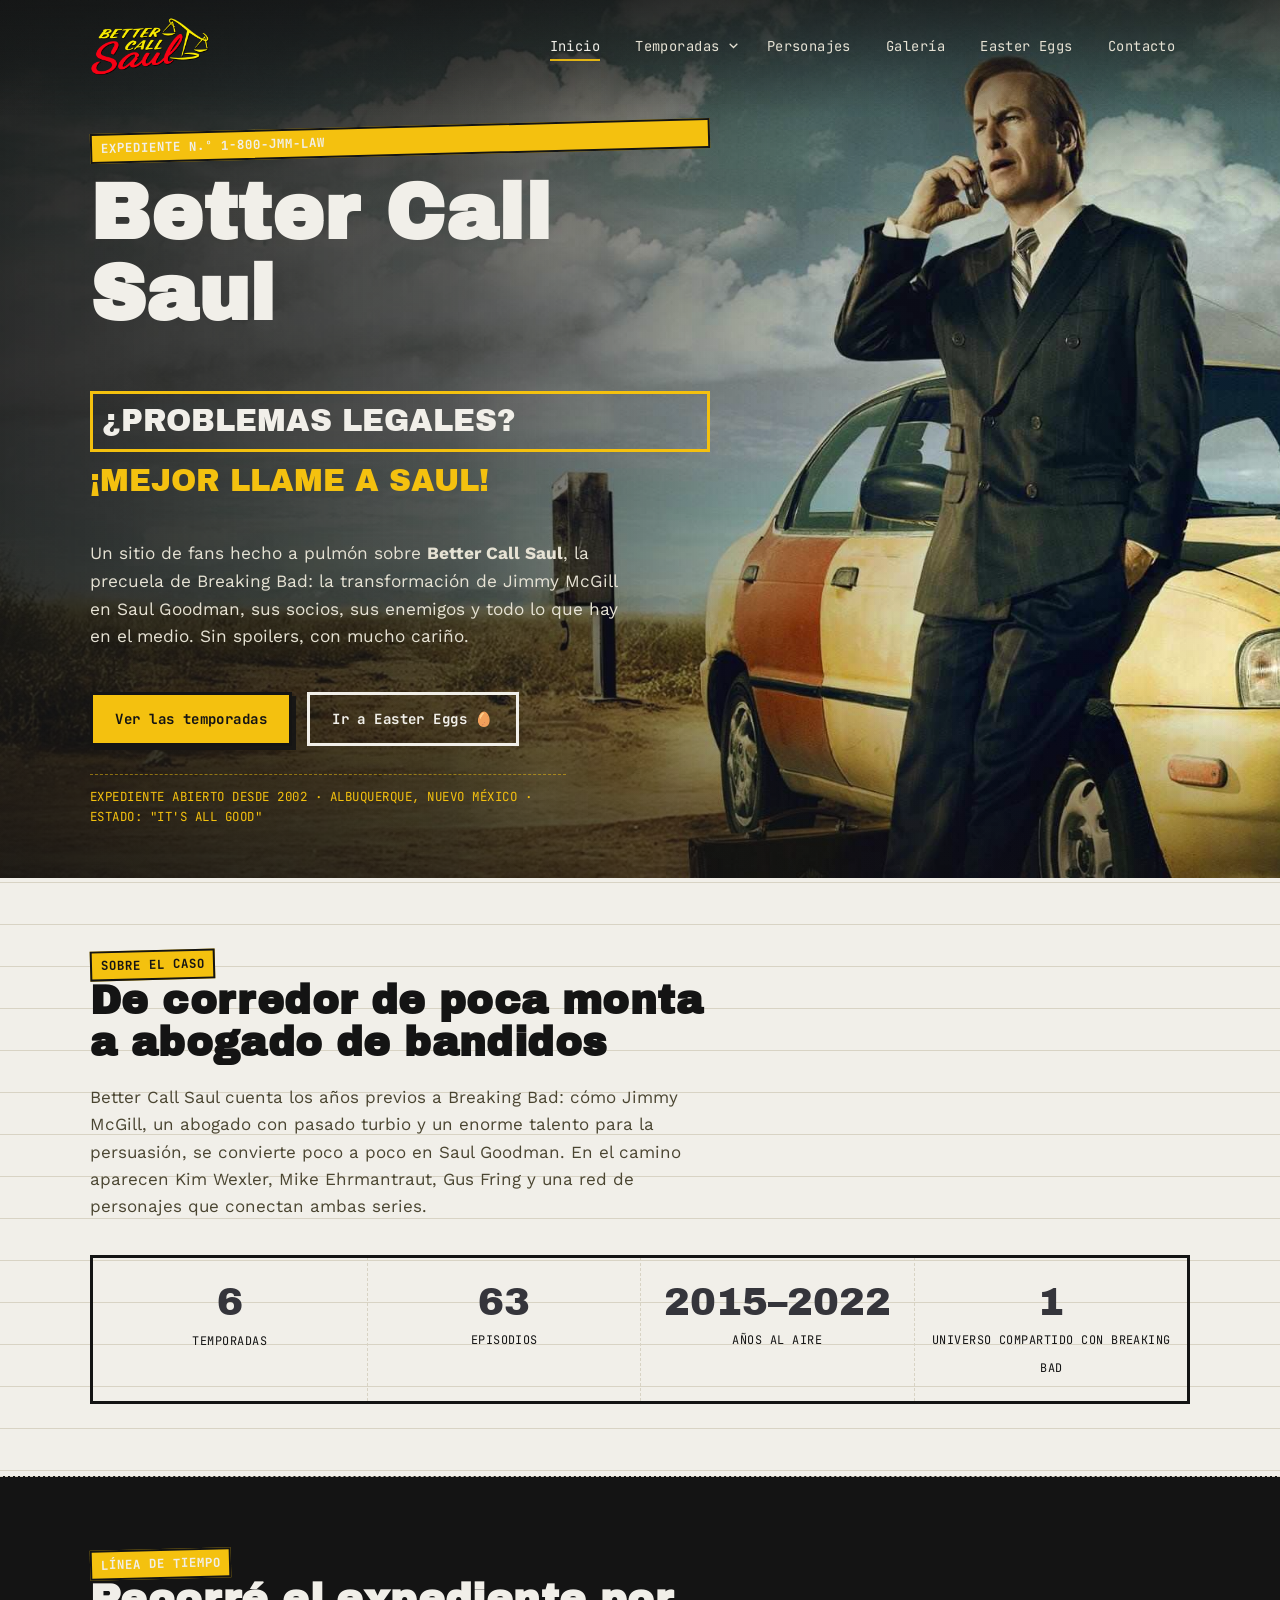
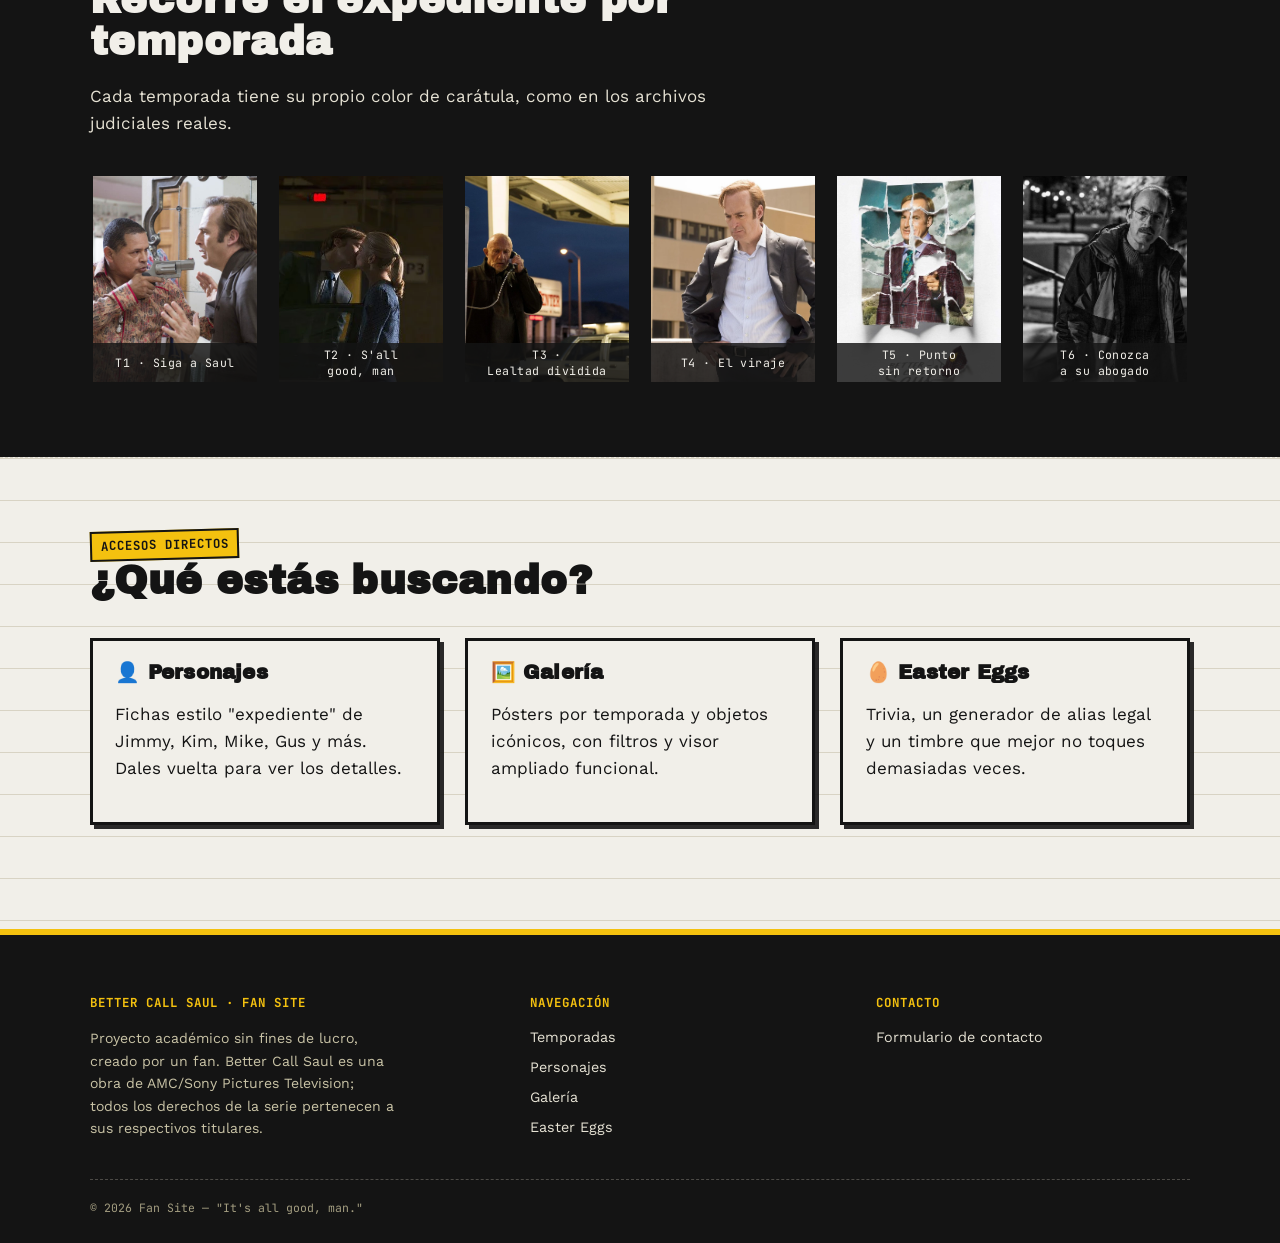
<file: index.html>
<!DOCTYPE html>
<html lang="es-AR">

<head>
  <meta charset="UTF-8">
  <meta name="viewport" content="width=device-width, initial-scale=1.0">
  <title>Better Call Saul — Sitio de Fans</title>
  <meta name="description"
    content="Sitio de fans no oficial sobre Better Call Saul: temporadas, personajes, galería y easter eggs.">
  <link rel="canonical" href="https://bettercallsaul-mgh.vercel.app/">
  <meta property="og:type" content="website">
  <meta property="og:site_name" content="Better Call Saul — Sitio de Fans">
  <meta property="og:locale" content="es_AR">
  <meta property="og:title" content="Better Call Saul — Sitio de Fans">
  <meta property="og:description"
    content="Sitio de fans no oficial sobre Better Call Saul: temporadas, personajes, galería y easter eggs.">
  <meta property="og:image" content="https://bettercallsaul-mgh.vercel.app/imagenes/hero-fondo.jpg">
  <meta property="og:url" content="https://bettercallsaul-mgh.vercel.app/">
  <meta name="twitter:card" content="summary_large_image">
  <meta name="twitter:title" content="Better Call Saul — Sitio de Fans">
  <meta name="twitter:description"
    content="Sitio de fans no oficial sobre Better Call Saul: temporadas, personajes, galería y easter eggs.">
  <meta name="twitter:image" content="https://bettercallsaul-mgh.vercel.app/imagenes/hero-fondo.jpg">
  <link rel="icon" href="imagenes/favicon.ico" sizes="any">
  <script type="application/ld+json">
{
  "@context": "https://schema.org",
  "@type": "WebSite",
  "name": "Better Call Saul — Sitio de Fans",
  "url": "https://bettercallsaul-mgh.vercel.app/",
  "description": "Sitio de fans no oficial sobre Better Call Saul: temporadas, personajes, galería y easter eggs.",
  "inLanguage": "es-AR"
}
</script>

  <link rel="stylesheet" href="css/estilos.css">
</head>

<body>
  <a href="#contenido" class="saltar-enlace">Saltar al contenido</a>

  <header class="encabezado encabezado--hero">
    <nav class="nav" aria-label="Navegación principal">
      <a href="index.html" class="marca" aria-label="Better Call Saul — Ir al inicio">
        <img src="imagenes/logo-bcs.png" alt="Better Call Saul" width="320" height="172">
      </a>
      <button class="nav-toggle" aria-label="Abrir menú" aria-expanded="false">
        <span></span>
      </button>
      <ul class="nav-lista">
        <li><a href="index.html" class="nav-link">Inicio</a></li>
        <li class="tiene-submenu">
          <a href="temporadas.html" class="nav-link">Temporadas</a>
          <button type="button" class="submenu-toggle" aria-label="Mostrar las temporadas" aria-expanded="false"
            aria-controls="submenu-temporadas"><svg class="caret" viewBox="0 0 12 8" width="14" height="10"
              aria-hidden="true" focusable="false">
              <path d="M1.5 1.5 6 6l4.5-4.5" fill="none" stroke="currentColor" stroke-width="2.4"
                stroke-linecap="square" />
            </svg></button>
          <ul class="submenu" id="submenu-temporadas">
            <li><a href="temporada-1.html">Temporada 1 <span class="n">01</span></a></li>
            <li><a href="temporada-2.html">Temporada 2 <span class="n">02</span></a></li>
            <li><a href="temporada-3.html">Temporada 3 <span class="n">03</span></a></li>
            <li><a href="temporada-4.html">Temporada 4 <span class="n">04</span></a></li>
            <li><a href="temporada-5.html">Temporada 5 <span class="n">05</span></a></li>
            <li><a href="temporada-6.html">Temporada 6 <span class="n">06</span></a></li>
          </ul>
        </li>
        <li><a href="personajes.html" class="nav-link">Personajes</a></li>
        <li><a href="galeria.html" class="nav-link">Galería</a></li>
        <li><a href="easter-eggs.html" class="nav-link">Easter Eggs</a></li>
        <li><a href="contacto.html" class="nav-link">Contacto</a></li>
      </ul>
    </nav>
  </header>

  <main id="contenido">

    <!-- HERO -->
    <section class="hero">
      <div class="envoltura hero-contenido">
        <span class="etiqueta">EXPEDIENTE N.º 1-800-JMM-LAW</span>
        <h1>Better Call Saul</h1>
        <p class="hero-eslogan">
          <span class="letrero parpadeo">¿PROBLEMAS LEGALES?</span>
          <span class="resaltado"
            data-typewriter="[&quot;¡MEJOR LLAME A SAUL!&quot;, &quot;S' ALL GOOD, MAN.&quot;, &quot;IT'S NOT ILLEGAL IF... BUENO, A VECES SÍ.&quot;, &quot;¡MEJOR LLAME A SAUL!&quot;]">¡MEJOR
            LLAME A SAUL!</span>
        </p>
        <p class="dek">
          Un sitio de fans hecho a pulmón sobre <strong>Better Call Saul</strong>, la precuela de
          Breaking Bad: la transformación de Jimmy McGill en Saul Goodman, sus socios,
          sus enemigos y todo lo que hay en el medio. Sin spoilers, con mucho cariño.
        </p>
        <div class="hero-cta">
          <a href="temporadas.html" class="boton">Ver las temporadas</a>
          <a href="easter-eggs.html" class="boton fantasma">Ir a Easter Eggs 🥚</a>
        </div>
        <p class="hero-linea-estado">EXPEDIENTE ABIERTO DESDE 2002 · ALBUQUERQUE, NUEVO MÉXICO · ESTADO: "IT'S ALL GOOD"
        </p>
      </div>
    </section>

    <!-- SOBRE LA SERIE -->
    <section class="seccion">
      <div class="envoltura">
        <div class="seccion-cabecera revelar">
          <span class="etiqueta">SOBRE EL CASO</span>
          <h2>De corredor de poca monta a abogado de bandidos</h2>
          <p>
            Better Call Saul cuenta los años previos a Breaking Bad: cómo Jimmy McGill,
            un abogado con pasado turbio y un enorme talento para la persuasión, se convierte
            poco a poco en Saul Goodman. En el camino aparecen Kim Wexler, Mike Ehrmantraut,
            Gus Fring y una red de personajes que conectan ambas series.
          </p>
        </div>

        <div class="estadisticas revelar">
          <div class="estadistica">
            <span class="num">6</span>
            <span class="desc">TEMPORADAS</span>
          </div>
          <div class="estadistica">
            <span class="num">63</span>
            <span class="desc">EPISODIOS</span>
          </div>
          <div class="estadistica">
            <span class="num">2015–2022</span>
            <span class="desc">AÑOS AL AIRE</span>
          </div>
          <div class="estadistica">
            <span class="num">1</span>
            <span class="desc">UNIVERSO COMPARTIDO CON BREAKING BAD</span>
          </div>
        </div>
      </div>
    </section>

    <!-- VISTA PREVIA TEMPORADAS -->
    <section class="seccion oscura">
      <div class="envoltura">
        <div class="seccion-cabecera revelar">
          <span class="etiqueta">LÍNEA DE TIEMPO</span>
          <h2>Recorré el expediente por temporada</h2>
          <p>Cada temporada tiene su propio color de carátula, como en los archivos judiciales reales.</p>
        </div>
        <div class="grid-temporadas-mini revelar">
          <figure class="mini-temporada"><a href="temporada-1.html"><img src="imagenes/imagen1.jpg"
                alt="Temporada 1 — Siga a Saul" width="900" height="1125" loading="lazy"></a>
            <figcaption>T1 · Siga a Saul</figcaption>
          </figure>
          <figure class="mini-temporada"><a href="temporada-2.html"><img src="imagenes/imagen2.jpg"
                alt="Temporada 2 — S'all good, man" width="900" height="1125" loading="lazy"></a>
            <figcaption>T2 · S'all good, man</figcaption>
          </figure>
          <figure class="mini-temporada"><a href="temporada-3.html"><img src="imagenes/imagen3.jpg"
                alt="Temporada 3 — Lealtad dividida" width="900" height="1125" loading="lazy"></a>
            <figcaption>T3 · Lealtad dividida</figcaption>
          </figure>
          <figure class="mini-temporada"><a href="temporada-4.html"><img src="imagenes/imagen4.jpg"
                alt="Temporada 4 — El viraje" width="900" height="1125" loading="lazy"></a>
            <figcaption>T4 · El viraje</figcaption>
          </figure>
          <figure class="mini-temporada"><a href="temporada-5.html"><img src="imagenes/imagen5.jpg"
                alt="Temporada 5 — Punto sin retorno" width="900" height="1125" loading="lazy"></a>
            <figcaption>T5 · Punto sin retorno</figcaption>
          </figure>
          <figure class="mini-temporada"><a href="temporada-6.html"><img src="imagenes/imagen6.jpg"
                alt="Temporada 6 — Conozca a su abogado" width="900" height="1125" loading="lazy"></a>
            <figcaption>T6 · Conozca a su abogado</figcaption>
          </figure>
        </div>
      </div>
    </section>

    <!-- ACCESOS RÁPIDOS -->
    <section class="seccion">
      <div class="envoltura">
        <div class="seccion-cabecera revelar">
          <span class="etiqueta">ACCESOS DIRECTOS</span>
          <h2>¿Qué estás buscando?</h2>
        </div>
        <div class="grid-personajes revelar" style="grid-template-columns: repeat(auto-fit, minmax(220px,1fr));">
          <a href="personajes.html" class="tarjeta">
            <h3>👤 Personajes</h3>
            <p>Fichas estilo "expediente" de Jimmy, Kim, Mike, Gus y más. Dales vuelta para ver los detalles.</p>
          </a>
          <a href="galeria.html" class="tarjeta">
            <h3>🖼️ Galería</h3>
            <p>Pósters por temporada y objetos icónicos, con filtros y visor ampliado funcional.</p>
          </a>
          <a href="easter-eggs.html" class="tarjeta">
            <h3>🥚 Easter Eggs</h3>
            <p>Trivia, un generador de alias legal y un timbre que mejor no toques demasiadas veces.</p>
          </a>
        </div>
      </div>
    </section>

  </main>

  <footer class="pie-pagina">
    <div class="envoltura">
      <div class="pie-grid">
        <div>
          <h4>BETTER CALL SAUL · FAN SITE</h4>
          <p style="max-width:34ch; font-size:.88rem; color:#c9c3a6;">
            Proyecto académico sin fines de lucro, creado por un fan. Better Call Saul
            es una obra de AMC/Sony Pictures Television; todos los derechos de la serie
            pertenecen a sus respectivos titulares.
          </p>
        </div>
        <div>
          <h4>NAVEGACIÓN</h4>
          <ul>
            <li><a href="temporadas.html">Temporadas</a></li>
            <li><a href="personajes.html">Personajes</a></li>
            <li><a href="galeria.html">Galería</a></li>
            <li><a href="easter-eggs.html">Easter Eggs</a></li>
          </ul>
        </div>
        <div>
          <h4>CONTACTO</h4>
          <ul>
            <li><a href="contacto.html">Formulario de contacto</a></li>
          </ul>
        </div>
      </div>
      <div class="pie-inferior">
        <span>© <span data-anio></span> Fan Site — "It's all good, man."</span>
      </div>
    </div>
  </footer>

  <script src="js/base.js"></script>
</body>

</html>
</file>
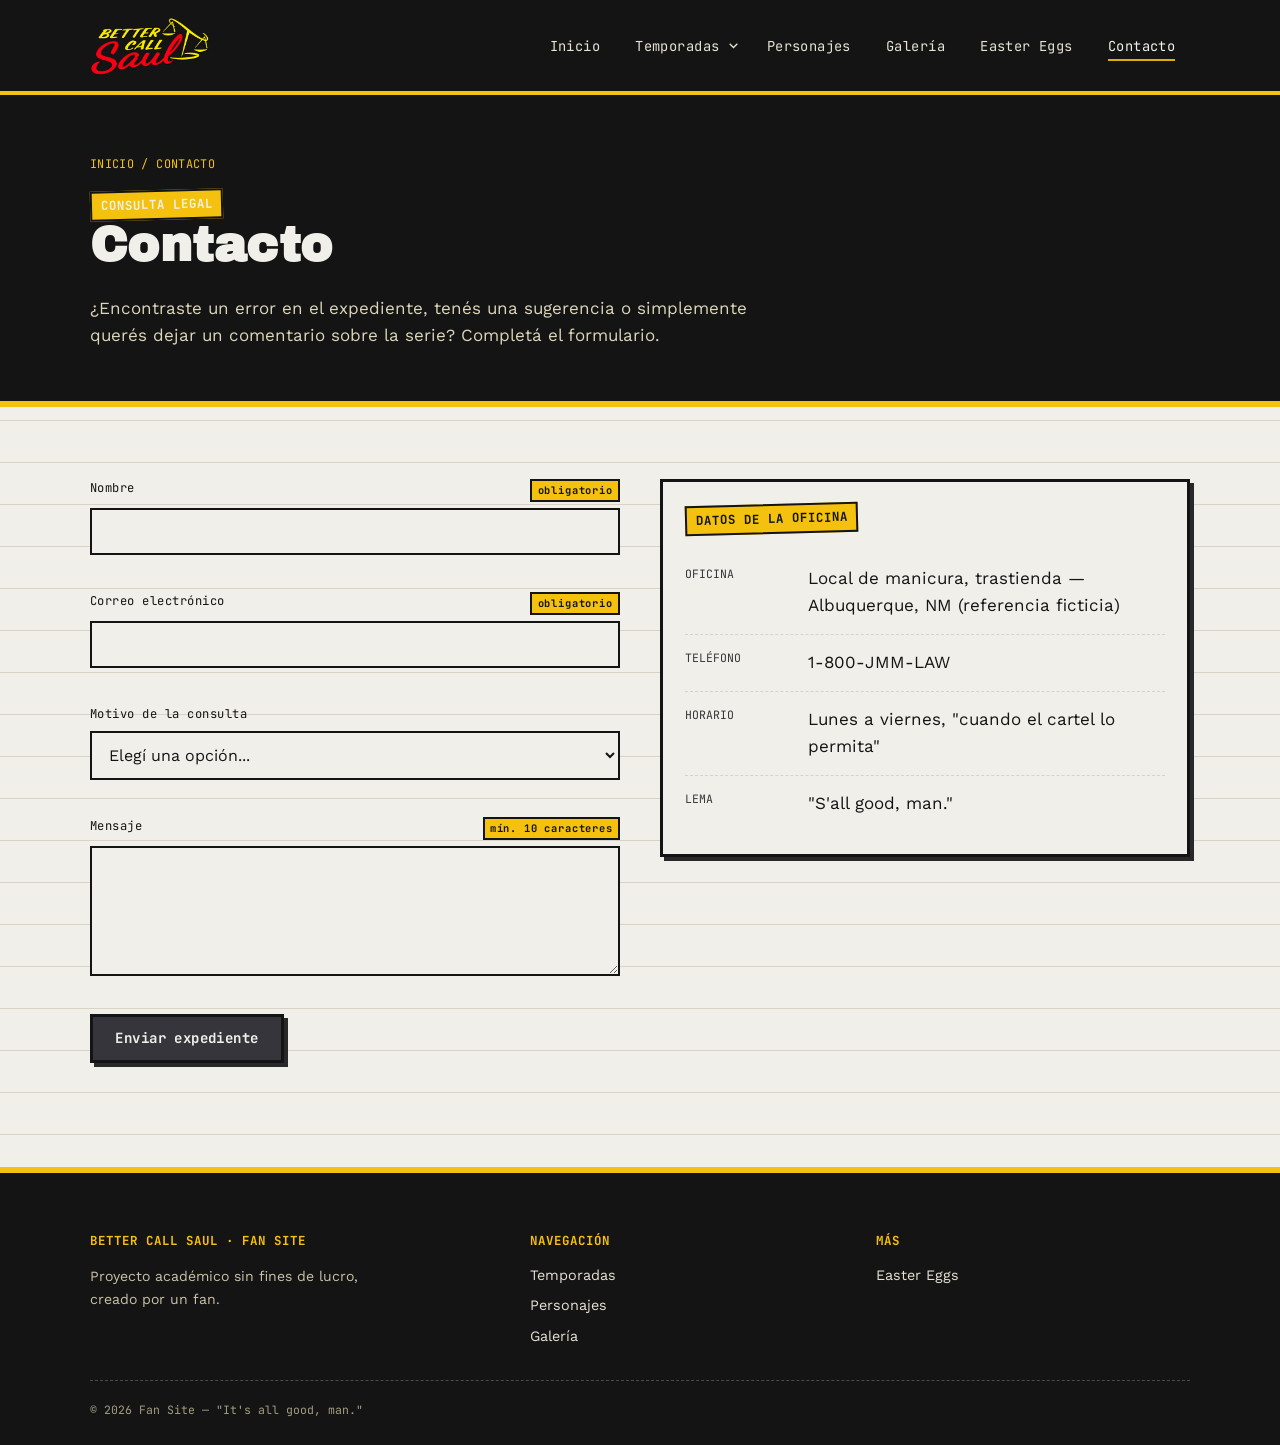
<file: contacto.html>
<!DOCTYPE html>
<html lang="es-AR">

<head>
  <meta charset="UTF-8">
  <meta name="viewport" content="width=device-width, initial-scale=1.0">
  <title>Contacto — Better Call Saul Fan Site</title>
  <meta name="description" content="Formulario de contacto del sitio de fans de Better Call Saul.">
  <link rel="canonical" href="https://bettercallsaul-mgh.vercel.app/contacto.html">
  <meta property="og:type" content="website">
  <meta property="og:site_name" content="Better Call Saul — Sitio de Fans">
  <meta property="og:locale" content="es_AR">
  <meta property="og:title" content="Contacto — Better Call Saul Fan Site">
  <meta property="og:description" content="Formulario de contacto del sitio de fans de Better Call Saul.">
  <meta property="og:image" content="https://bettercallsaul-mgh.vercel.app/imagenes/hero-fondo.jpg">
  <meta property="og:url" content="https://bettercallsaul-mgh.vercel.app/contacto.html">
  <meta name="twitter:card" content="summary_large_image">
  <meta name="twitter:title" content="Contacto — Better Call Saul Fan Site">
  <meta name="twitter:description" content="Formulario de contacto del sitio de fans de Better Call Saul.">
  <meta name="twitter:image" content="https://bettercallsaul-mgh.vercel.app/imagenes/hero-fondo.jpg">
  <link rel="icon" href="imagenes/favicon.ico" sizes="any">
  <script type="application/ld+json">
{
  "@context": "https://schema.org",
  "@type": "BreadcrumbList",
  "itemListElement": [
    { "@type": "ListItem", "position": 1, "name": "Inicio", "item": "https://bettercallsaul-mgh.vercel.app/" },
    { "@type": "ListItem", "position": 2, "name": "Contacto", "item": "https://bettercallsaul-mgh.vercel.app/contacto.html" }
  ]
}
</script>
  <link rel="stylesheet" href="css/estilos.css">
</head>

<body>
  <a href="#contenido" class="saltar-enlace">Saltar al contenido</a>

  <header class="encabezado">
    <nav class="nav" aria-label="Navegación principal">
      <a href="index.html" class="marca" aria-label="Better Call Saul — Ir al inicio">
        <img src="imagenes/logo-bcs.png" alt="Better Call Saul" width="320" height="172">
      </a>
      <button class="nav-toggle" aria-label="Abrir menú" aria-expanded="false">
        <span></span>
      </button>
      <ul class="nav-lista">
        <li><a href="index.html" class="nav-link">Inicio</a></li>
        <li class="tiene-submenu">
          <a href="temporadas.html" class="nav-link">Temporadas</a>
          <button type="button" class="submenu-toggle" aria-label="Mostrar las temporadas" aria-expanded="false"
            aria-controls="submenu-temporadas"><svg class="caret" viewBox="0 0 12 8" width="14" height="10"
              aria-hidden="true" focusable="false">
              <path d="M1.5 1.5 6 6l4.5-4.5" fill="none" stroke="currentColor" stroke-width="2.4"
                stroke-linecap="square" />
            </svg></button>
          <ul class="submenu" id="submenu-temporadas">
            <li><a href="temporada-1.html">Temporada 1 <span class="n">01</span></a></li>
            <li><a href="temporada-2.html">Temporada 2 <span class="n">02</span></a></li>
            <li><a href="temporada-3.html">Temporada 3 <span class="n">03</span></a></li>
            <li><a href="temporada-4.html">Temporada 4 <span class="n">04</span></a></li>
            <li><a href="temporada-5.html">Temporada 5 <span class="n">05</span></a></li>
            <li><a href="temporada-6.html">Temporada 6 <span class="n">06</span></a></li>
          </ul>
        </li>
        <li><a href="personajes.html" class="nav-link">Personajes</a></li>
        <li><a href="galeria.html" class="nav-link">Galería</a></li>
        <li><a href="easter-eggs.html" class="nav-link">Easter Eggs</a></li>
        <li><a href="contacto.html" class="nav-link">Contacto</a></li>
      </ul>
    </nav>
  </header>

  <main id="contenido">
    <section class="cabecera-pagina">
      <div class="envoltura">
        <p class="migas">INICIO / CONTACTO</p>
        <span class="etiqueta">CONSULTA LEGAL</span>
        <h1>Contacto</h1>
        <p style="color:#dcd6ba; max-width:60ch;">
          ¿Encontraste un error en el expediente, tenés una sugerencia o simplemente
          querés dejar un comentario sobre la serie? Completá el formulario.
        </p>
      </div>
    </section>

    <section class="seccion">
      <div class="envoltura contacto-grid">

        <form class="formulario revelar" novalidate>
          <div class="campo">
            <label for="nombre">Nombre <span class="etiqueta"
                style="transform:none; padding:.1em .5em; font-size:.65rem;">obligatorio</span></label>
            <input type="text" id="nombre" name="nombre" autocomplete="name" required minlength="2">
            <span class="error" data-para="nombre"></span>
          </div>

          <div class="campo">
            <label for="email">Correo electrónico <span class="etiqueta"
                style="transform:none; padding:.1em .5em; font-size:.65rem;">obligatorio</span></label>
            <input type="email" id="email" name="email" autocomplete="email" required>
            <span class="error" data-para="email"></span>
          </div>

          <div class="campo">
            <label for="asunto">Motivo de la consulta</label>
            <select id="asunto" name="asunto" required>
              <option value="" selected disabled>Elegí una opción...</option>
              <option value="error">Reportar un error en el sitio</option>
              <option value="sugerencia">Sugerencia de contenido</option>
              <option value="trivia">Duda sobre algún dato de la serie</option>
              <option value="otro">Otro</option>
            </select>
            <span class="error" data-para="asunto"></span>
          </div>

          <div class="campo">
            <label for="mensaje">Mensaje <span class="etiqueta"
                style="transform:none; padding:.1em .5em; font-size:.65rem;">mín. 10 caracteres</span></label>
            <textarea id="mensaje" name="mensaje" required minlength="10"></textarea>
            <span class="error" data-para="mensaje"></span>
          </div>

          <button type="submit" class="boton petroleo">Enviar expediente</button>
          <div class="aviso-envio" role="status" aria-live="polite"></div>
        </form>

        <aside class="datos-contacto revelar">
          <div class="tarjeta">
            <span class="etiqueta">DATOS DE LA OFICINA</span>
            <div class="datos-contacto" style="margin-top:1rem;">
              <div class="fila"><span class="rotulo">OFICINA</span><span>Local de manicura, trastienda — Albuquerque, NM
                  (referencia ficticia)</span></div>
              <div class="fila"><span class="rotulo">TELÉFONO</span><span>1-800-JMM-LAW</div>
              <div class="fila"><span class="rotulo">HORARIO</span><span>Lunes a viernes, "cuando el cartel lo
                  permita"</span></div>
              <div class="fila"><span class="rotulo">LEMA</span><span>"S'all good, man."</span></div>
            </div>
          </div>
        </aside>

      </div>
    </section>
  </main>

  <footer class="pie-pagina">
    <div class="envoltura">
      <div class="pie-grid">
        <div>
          <h4>BETTER CALL SAUL · FAN SITE</h4>
          <p style="max-width:34ch; font-size:.88rem; color:#c9c3a6;">Proyecto académico sin fines de lucro, creado por
            un fan.</p>
        </div>
        <div>
          <h4>NAVEGACIÓN</h4>
          <ul>
            <li><a href="temporadas.html">Temporadas</a></li>
            <li><a href="personajes.html">Personajes</a></li>
            <li><a href="galeria.html">Galería</a></li>
          </ul>
        </div>
        <div>
          <h4>MÁS</h4>
          <ul>
            <li><a href="easter-eggs.html">Easter Eggs</a></li>
          </ul>
        </div>
      </div>
      <div class="pie-inferior">
        <span>© <span data-anio></span> Fan Site — "It's all good, man."</span>
      </div>
    </div>
  </footer>

  <script src="js/base.js"></script>
</body>

</html>
</file>
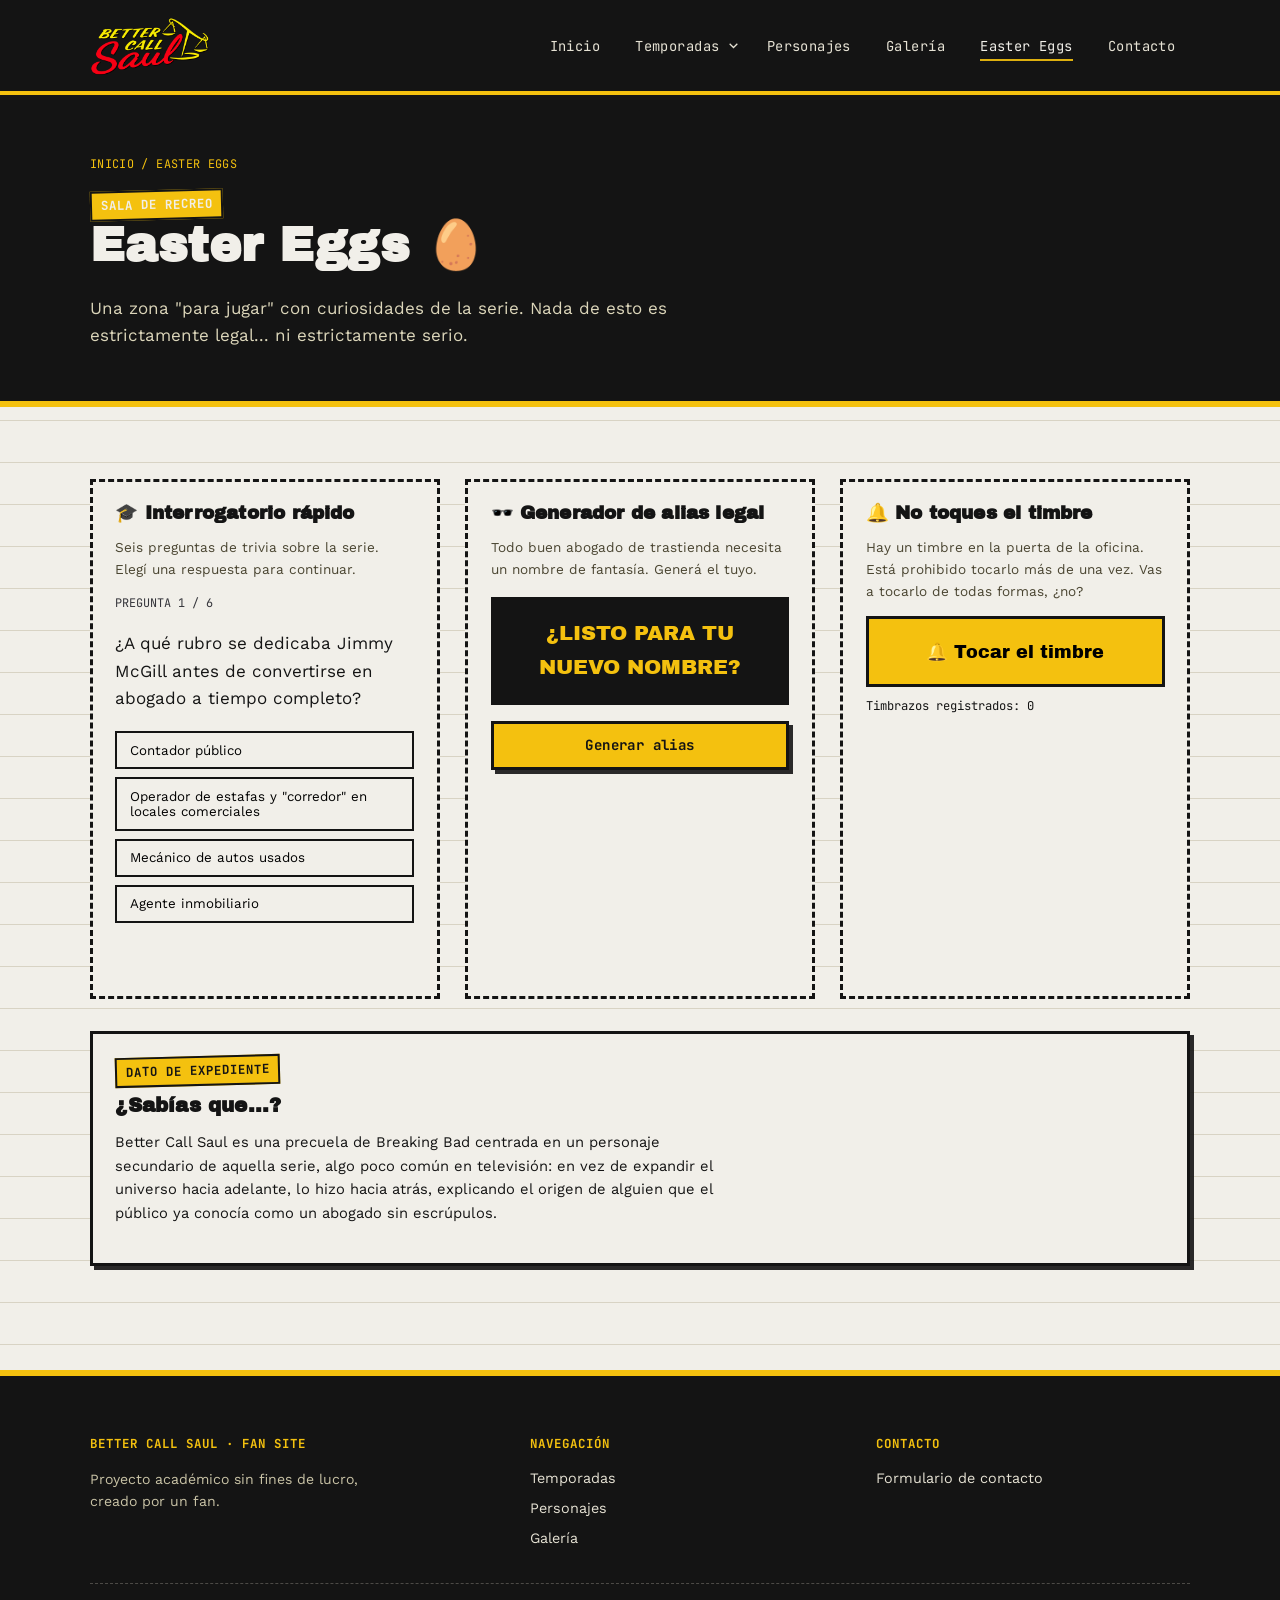
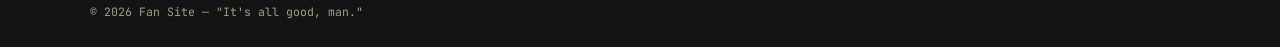
<file: easter-eggs.html>
<!DOCTYPE html>
<html lang="es-AR">

<head>
  <meta charset="UTF-8">
  <meta name="viewport" content="width=device-width, initial-scale=1.0">
  <title>Easter Eggs — Better Call Saul Fan Site</title>
  <meta name="description"
    content="Sección de juegos y curiosidades de Better Call Saul: trivia, generador de alias legal y más.">
  <link rel="canonical" href="https://bettercallsaul-mgh.vercel.app/easter-eggs.html">
  <meta property="og:type" content="website">
  <meta property="og:site_name" content="Better Call Saul — Sitio de Fans">
  <meta property="og:locale" content="es_AR">
  <meta property="og:title" content="Easter Eggs — Better Call Saul Fan Site">
  <meta property="og:description"
    content="Sección de juegos y curiosidades de Better Call Saul: trivia, generador de alias legal y más.">
  <meta property="og:image" content="https://bettercallsaul-mgh.vercel.app/imagenes/imagen8.jpg">
  <meta property="og:url" content="https://bettercallsaul-mgh.vercel.app/easter-eggs.html">
  <meta name="twitter:card" content="summary_large_image">
  <meta name="twitter:title" content="Easter Eggs — Better Call Saul Fan Site">
  <meta name="twitter:description"
    content="Sección de juegos y curiosidades de Better Call Saul: trivia, generador de alias legal y más.">
  <meta name="twitter:image" content="https://bettercallsaul-mgh.vercel.app/imagenes/imagen8.jpg">
  <link rel="icon" href="imagenes/favicon.ico" sizes="any">
  <script type="application/ld+json">
{
  "@context": "https://schema.org",
  "@type": "BreadcrumbList",
  "itemListElement": [
    { "@type": "ListItem", "position": 1, "name": "Inicio", "item": "https://bettercallsaul-mgh.vercel.app/" },
    { "@type": "ListItem", "position": 2, "name": "Easter Eggs", "item": "https://bettercallsaul-mgh.vercel.app/easter-eggs.html" }
  ]
}
</script>
  <link rel="stylesheet" href="css/estilos.css">
</head>

<body>
  <a href="#contenido" class="saltar-enlace">Saltar al contenido</a>

  <header class="encabezado">
    <nav class="nav" aria-label="Navegación principal">
      <a href="index.html" class="marca" aria-label="Better Call Saul — Ir al inicio">
        <img src="imagenes/logo-bcs.png" alt="Better Call Saul" width="320" height="172">
      </a>
      <button class="nav-toggle" aria-label="Abrir menú" aria-expanded="false">
        <span></span>
      </button>
      <ul class="nav-lista">
        <li><a href="index.html" class="nav-link">Inicio</a></li>
        <li class="tiene-submenu">
          <a href="temporadas.html" class="nav-link">Temporadas</a>
          <button type="button" class="submenu-toggle" aria-label="Mostrar las temporadas" aria-expanded="false"
            aria-controls="submenu-temporadas"><svg class="caret" viewBox="0 0 12 8" width="14" height="10"
              aria-hidden="true" focusable="false">
              <path d="M1.5 1.5 6 6l4.5-4.5" fill="none" stroke="currentColor" stroke-width="2.4"
                stroke-linecap="square" />
            </svg></button>
          <ul class="submenu" id="submenu-temporadas">
            <li><a href="temporada-1.html">Temporada 1 <span class="n">01</span></a></li>
            <li><a href="temporada-2.html">Temporada 2 <span class="n">02</span></a></li>
            <li><a href="temporada-3.html">Temporada 3 <span class="n">03</span></a></li>
            <li><a href="temporada-4.html">Temporada 4 <span class="n">04</span></a></li>
            <li><a href="temporada-5.html">Temporada 5 <span class="n">05</span></a></li>
            <li><a href="temporada-6.html">Temporada 6 <span class="n">06</span></a></li>
          </ul>
        </li>
        <li><a href="personajes.html" class="nav-link">Personajes</a></li>
        <li><a href="galeria.html" class="nav-link">Galería</a></li>
        <li><a href="easter-eggs.html" class="nav-link">Easter Eggs</a></li>
        <li><a href="contacto.html" class="nav-link">Contacto</a></li>
      </ul>
    </nav>
  </header>

  <main id="contenido">
    <section class="cabecera-pagina">
      <div class="envoltura">
        <p class="migas">INICIO / EASTER EGGS</p>
        <span class="etiqueta">SALA DE RECREO</span>
        <h1>Easter Eggs 🥚</h1>
        <p style="color:#dcd6ba; max-width:60ch;">
          Una zona "para jugar" con curiosidades de la serie. Nada de esto es
          estrictamente legal... ni estrictamente serio.
        </p>
      </div>
    </section>

    <section class="seccion">
      <div class="envoltura">
        <div class="grid-huevos">

          <!-- Trivia -->
          <div class="huevo revelar" data-quiz>
            <h3>🎓 Interrogatorio rápido</h3>
            <p style="font-size:.85rem; color:#4a4531;">Seis preguntas de trivia sobre la serie. Elegí una respuesta
              para continuar.</p>
            <p class="quiz-progreso"></p>
            <p class="quiz-pregunta"></p>
            <div class="quiz-opciones"></div>
            <p class="quiz-resultado"></p>
          </div>

          <!-- Generador de alias -->
          <div class="huevo revelar" data-generador-alias>
            <h3>🕶️ Generador de alias legal</h3>
            <p style="font-size:.85rem; color:#4a4531;">
              Todo buen abogado de trastienda necesita un nombre de fantasía. Generá el tuyo.
            </p>
            <div class="alias-caja">¿LISTO PARA TU NUEVO NOMBRE?</div>
            <button class="boton" style="margin-top:1rem; width:100%; justify-content:center;">Generar alias</button>
          </div>

          <!-- Timbre secreto -->
          <div class="huevo revelar" data-timbre>
            <h3>🔔 No toques el timbre</h3>
            <p style="font-size:.85rem; color:#4a4531;">
              Hay un timbre en la puerta de la oficina. Está prohibido tocarlo más de una vez.
              Vas a tocarlo de todas formas, ¿no?
            </p>
            <button class="timbre-boton">🔔 Tocar el timbre</button>
            <p class="timbre-contador">Timbrazos registrados: 0</p>
            <p class="timbre-mensaje"></p>
          </div>

        </div>

        <div class="tarjeta revelar" style="margin-top:2rem;">
          <span class="etiqueta">DATO DE EXPEDIENTE</span>
          <h3 style="margin-top:.6rem;">¿Sabías que...?</h3>
          <p style="font-size:.92rem;">
            Better Call Saul es una precuela de Breaking Bad centrada en un personaje
            secundario de aquella serie, algo poco común en televisión: en vez de expandir
            el universo hacia adelante, lo hizo hacia atrás, explicando el origen de
            alguien que el público ya conocía como un abogado sin escrúpulos.
          </p>
        </div>
      </div>
    </section>
  </main>

  <footer class="pie-pagina">
    <div class="envoltura">
      <div class="pie-grid">
        <div>
          <h4>BETTER CALL SAUL · FAN SITE</h4>
          <p style="max-width:34ch; font-size:.88rem; color:#c9c3a6;">Proyecto académico sin fines de lucro, creado por
            un fan.</p>
        </div>
        <div>
          <h4>NAVEGACIÓN</h4>
          <ul>
            <li><a href="temporadas.html">Temporadas</a></li>
            <li><a href="personajes.html">Personajes</a></li>
            <li><a href="galeria.html">Galería</a></li>
          </ul>
        </div>
        <div>
          <h4>CONTACTO</h4>
          <ul>
            <li><a href="contacto.html">Formulario de contacto</a></li>
          </ul>
        </div>
      </div>
      <div class="pie-inferior">
        <span>© <span data-anio></span> Fan Site — "It's all good, man."</span>
      </div>
    </div>
  </footer>

  <script src="js/base.js"></script>
</body>

</html>
</file>
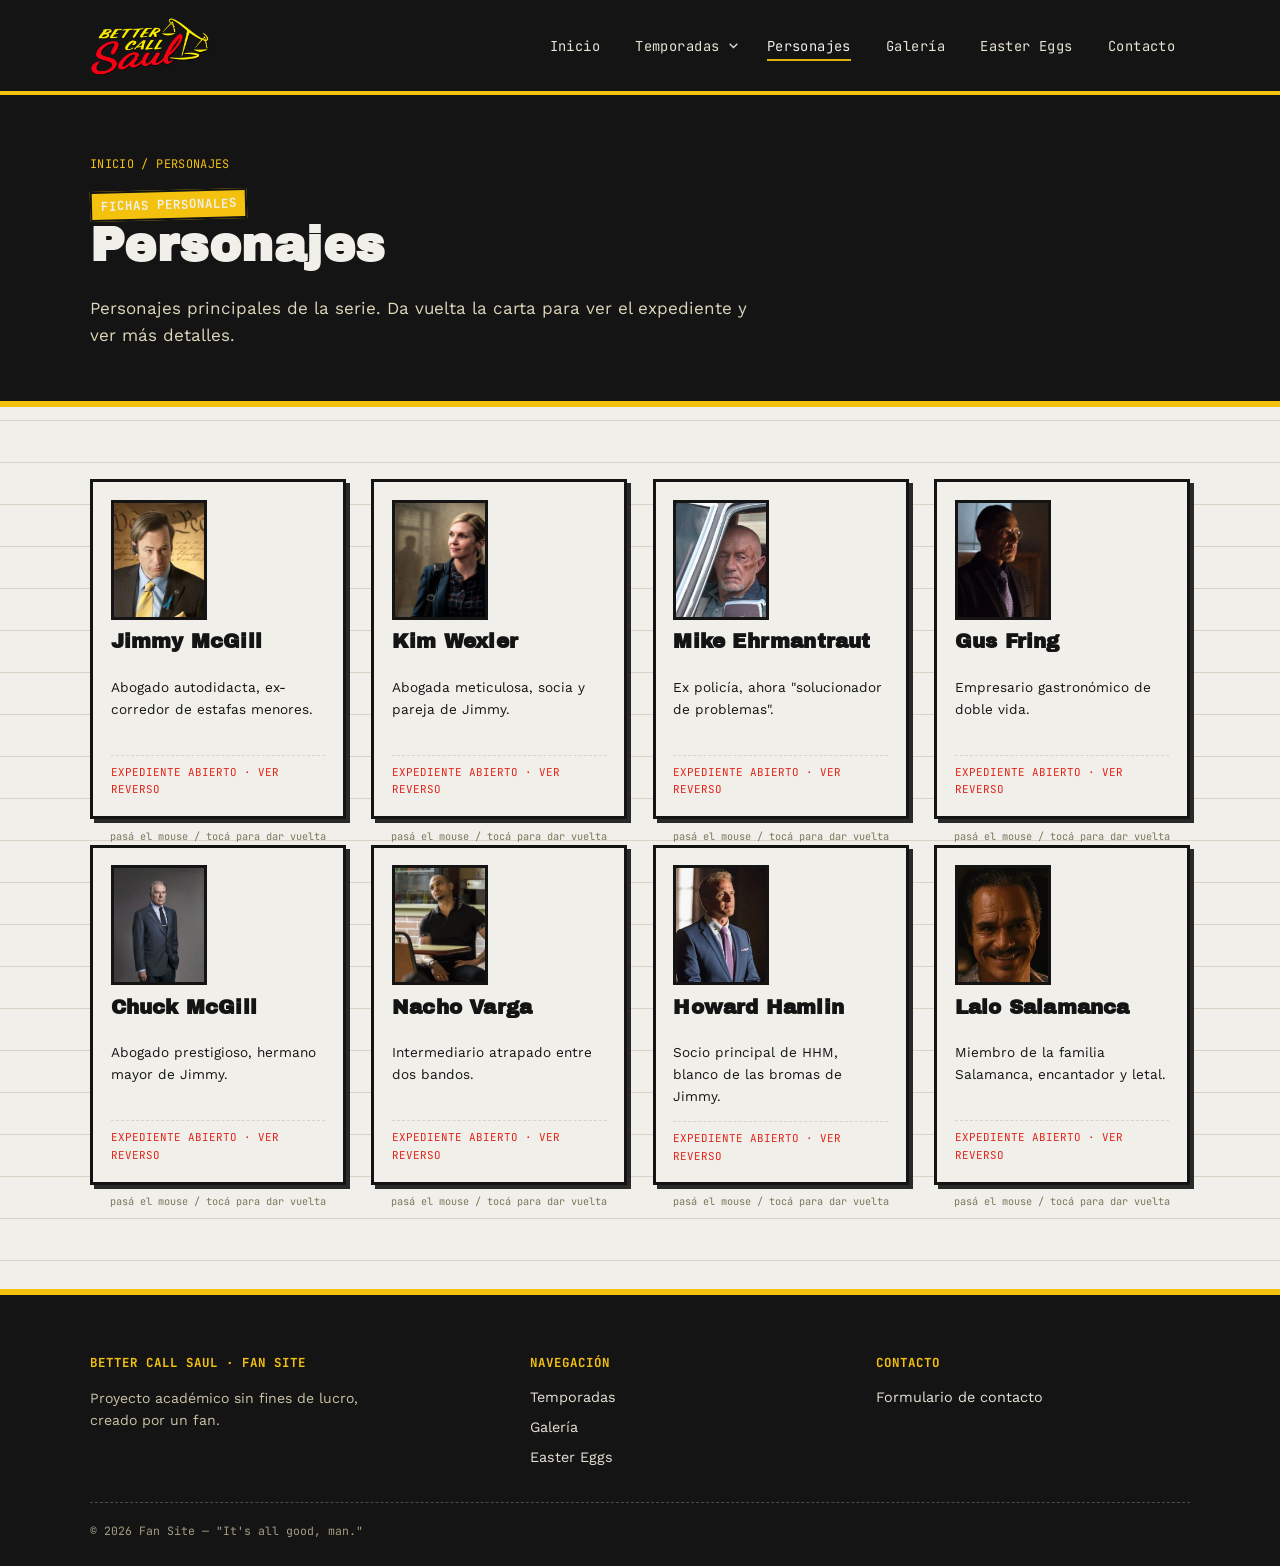
<file: personajes.html>
<!DOCTYPE html>
<html lang="es-AR">

<head>
  <meta charset="UTF-8">
  <meta name="viewport" content="width=device-width, initial-scale=1.0">
  <title>Personajes — Better Call Saul Fan Site</title>
  <meta name="description"
    content="Fichas de personajes de Better Call Saul: Jimmy McGill, Kim Wexler, Mike Ehrmantraut, Gus Fring y más.">
  <link rel="canonical" href="https://bettercallsaul-mgh.vercel.app/personajes.html">
  <meta property="og:type" content="website">
  <meta property="og:site_name" content="Better Call Saul — Sitio de Fans">
  <meta property="og:locale" content="es_AR">
  <meta property="og:title" content="Personajes — Better Call Saul Fan Site">
  <meta property="og:description"
    content="Fichas de personajes de Better Call Saul: Jimmy McGill, Kim Wexler, Mike Ehrmantraut, Gus Fring y más.">
  <meta property="og:image" content="https://bettercallsaul-mgh.vercel.app/imagenes/personaje-jimmy.jpg">
  <meta property="og:url" content="https://bettercallsaul-mgh.vercel.app/personajes.html">
  <meta name="twitter:card" content="summary_large_image">
  <meta name="twitter:title" content="Personajes — Better Call Saul Fan Site">
  <meta name="twitter:description"
    content="Fichas de personajes de Better Call Saul: Jimmy McGill, Kim Wexler, Mike Ehrmantraut, Gus Fring y más.">
  <meta name="twitter:image" content="https://bettercallsaul-mgh.vercel.app/imagenes/personaje-jimmy.jpg">
  <link rel="icon" href="imagenes/favicon.ico" sizes="any">
  <script type="application/ld+json">
{
  "@context": "https://schema.org",
  "@type": "BreadcrumbList",
  "itemListElement": [
    { "@type": "ListItem", "position": 1, "name": "Inicio", "item": "https://bettercallsaul-mgh.vercel.app/" },
    { "@type": "ListItem", "position": 2, "name": "Personajes", "item": "https://bettercallsaul-mgh.vercel.app/personajes.html" }
  ]
}
</script>
  <link rel="stylesheet" href="css/estilos.css">
</head>

<body>
  <a href="#contenido" class="saltar-enlace">Saltar al contenido</a>

  <header class="encabezado">
    <nav class="nav" aria-label="Navegación principal">
      <a href="index.html" class="marca" aria-label="Better Call Saul — Ir al inicio">
        <img src="imagenes/logo-bcs.png" alt="Better Call Saul" width="320" height="172">
      </a>
      <button class="nav-toggle" aria-label="Abrir menú" aria-expanded="false">
        <span></span>
      </button>
      <ul class="nav-lista">
        <li><a href="index.html" class="nav-link">Inicio</a></li>
        <li class="tiene-submenu">
          <a href="temporadas.html" class="nav-link">Temporadas</a>
          <button type="button" class="submenu-toggle" aria-label="Mostrar las temporadas" aria-expanded="false"
            aria-controls="submenu-temporadas"><svg class="caret" viewBox="0 0 12 8" width="14" height="10"
              aria-hidden="true" focusable="false">
              <path d="M1.5 1.5 6 6l4.5-4.5" fill="none" stroke="currentColor" stroke-width="2.4"
                stroke-linecap="square" />
            </svg></button>
          <ul class="submenu" id="submenu-temporadas">
            <li><a href="temporada-1.html">Temporada 1 <span class="n">01</span></a></li>
            <li><a href="temporada-2.html">Temporada 2 <span class="n">02</span></a></li>
            <li><a href="temporada-3.html">Temporada 3 <span class="n">03</span></a></li>
            <li><a href="temporada-4.html">Temporada 4 <span class="n">04</span></a></li>
            <li><a href="temporada-5.html">Temporada 5 <span class="n">05</span></a></li>
            <li><a href="temporada-6.html">Temporada 6 <span class="n">06</span></a></li>
          </ul>
        </li>
        <li><a href="personajes.html" class="nav-link">Personajes</a></li>
        <li><a href="galeria.html" class="nav-link">Galería</a></li>
        <li><a href="easter-eggs.html" class="nav-link">Easter Eggs</a></li>
        <li><a href="contacto.html" class="nav-link">Contacto</a></li>
      </ul>
    </nav>
  </header>

  <main id="contenido">
    <section class="cabecera-pagina">
      <div class="envoltura">
        <p class="migas">INICIO / PERSONAJES</p>
        <span class="etiqueta">FICHAS PERSONALES</span>
        <h1>Personajes</h1>
        <p style="color:#dcd6ba; max-width:60ch;">
          Personajes principales de la serie. Da vuelta la carta
          para ver el expediente y ver más detalles.
        </p>
      </div>
    </section>

    <section class="seccion">
      <div class="envoltura">
        <div class="grid-personajes revelar">

          <div class="ficha">
            <div class="ficha-interior">
              <div class="ficha-cara">
                <img class="ficha-foto" src="imagenes/personaje-jimmy.jpg" alt="Retrato ilustrado de Jimmy McGill"
                  width="96" height="120" loading="lazy">
                <h3>Jimmy McGill</h3>
                <p style="font-size:.85rem;">Abogado autodidacta, ex-corredor de estafas menores.</p>
                <span class="franja">EXPEDIENTE ABIERTO · VER REVERSO</span>
              </div>
              <div class="ficha-trasera">
                <span class="alias">ALIAS: SAUL GOODMAN / GENE TAKAVIC</span>
                <h3>Jimmy McGill</h3>
                <p>Encantador, ingenioso y con una moral extremadamente flexible. Su historia
                  es la de alguien brillante que elige sistemáticamente el camino más corto,
                  aunque no sea el correcto.</p>
              </div>
            </div>
            <p class="ficha-hint">pasá el mouse / tocá para dar vuelta</p>
          </div>

          <div class="ficha">
            <div class="ficha-interior">
              <div class="ficha-cara">
                <img class="ficha-foto" src="imagenes/personaje-kim.jpg" alt="Retrato ilustrado de Kim Wexler"
                  width="96" height="120" loading="lazy">
                <h3>Kim Wexler</h3>
                <p style="font-size:.85rem;">Abogada meticulosa, socia y pareja de Jimmy.</p>
                <span class="franja">EXPEDIENTE ABIERTO · VER REVERSO</span>
              </div>
              <div class="ficha-trasera">
                <span class="alias">FIRMA: WEXLER · EX HHM / DAVIS &amp; MAIN</span>
                <h3>Kim Wexler</h3>
                <p>Disciplinada y ambiciosa, pero con una vena de riesgo que la conecta con
                  Jimmy más de lo que le conviene. Su arco explora hasta dónde puede llegar
                  alguien "correcto" cuando se deja seducir por el atajo.</p>
              </div>
            </div>
            <p class="ficha-hint">pasá el mouse / tocá para dar vuelta</p>
          </div>

          <div class="ficha">
            <div class="ficha-interior">
              <div class="ficha-cara">
                <img class="ficha-foto" src="imagenes/personaje-mike.jpg" alt="Retrato ilustrado de Mike Ehrmantraut"
                  width="96" height="120" loading="lazy">
                <h3>Mike Ehrmantraut</h3>
                <p style="font-size:.85rem;">Ex policía, ahora "solucionador de problemas".</p>
                <span class="franja">EXPEDIENTE ABIERTO · VER REVERSO</span>
              </div>
              <div class="ficha-trasera">
                <span class="alias">OFICIO: SEGURIDAD / LOGÍSTICA</span>
                <h3>Mike Ehrmantraut</h3>
                <p>Metódico y de pocas palabras, cambió el uniforme policial por trabajos de
                  vigilancia cada vez más cercanos al crimen organizado. Su código personal es
                  tan estricto como discutible.</p>
              </div>
            </div>
            <p class="ficha-hint">pasá el mouse / tocá para dar vuelta</p>
          </div>

          <div class="ficha">
            <div class="ficha-interior">
              <div class="ficha-cara">
                <img class="ficha-foto" src="imagenes/personaje-gus.jpg" alt="Retrato ilustrado de Gus Fring" width="96"
                  height="120" loading="lazy">
                <h3>Gus Fring</h3>
                <p style="font-size:.85rem;">Empresario gastronómico de doble vida.</p>
                <span class="franja">EXPEDIENTE ABIERTO · VER REVERSO</span>
              </div>
              <div class="ficha-trasera">
                <span class="alias">FACHADA: CADENA DE COMIDA RÁPIDA</span>
                <h3>Gus Fring</h3>
                <p>Calmo, calculador y extremadamente paciente, construye un imperio paralelo
                  detrás de una fachada impecable. Cada decisión suya parece jugarse a diez
                  movidas de distancia.</p>
              </div>
            </div>
            <p class="ficha-hint">pasá el mouse / tocá para dar vuelta</p>
          </div>

          <div class="ficha">
            <div class="ficha-interior">
              <div class="ficha-cara">
                <img class="ficha-foto" src="imagenes/personaje-chuck.jpg" alt="Retrato ilustrado de Chuck McGill"
                  width="96" height="120" loading="lazy">
                <h3>Chuck McGill</h3>
                <p style="font-size:.85rem;">Abogado prestigioso, hermano mayor de Jimmy.</p>
                <span class="franja">EXPEDIENTE ABIERTO · VER REVERSO</span>
              </div>
              <div class="ficha-trasera">
                <span class="alias">FIRMA: HAMLIN, HAMLIN &amp; McGILL</span>
                <h3>Chuck McGill</h3>
                <p>Brillante e inflexible, nunca termina de confiar en la capacidad de su
                  hermano para cambiar. Su relación con Jimmy es el motor emocional de buena
                  parte de la serie.</p>
              </div>
            </div>
            <p class="ficha-hint">pasá el mouse / tocá para dar vuelta</p>
          </div>

          <div class="ficha">
            <div class="ficha-interior">
              <div class="ficha-cara">
                <img class="ficha-foto" src="imagenes/personaje-nacho.jpg" alt="Retrato ilustrado de Nacho Varga"
                  width="96" height="120" loading="lazy">
                <h3>Nacho Varga</h3>
                <p style="font-size:.85rem;">Intermediario atrapado entre dos bandos.</p>
                <span class="franja">EXPEDIENTE ABIERTO · VER REVERSO</span>
              </div>
              <div class="ficha-trasera">
                <span class="alias">POSICIÓN: EN LA MITAD DE TODO</span>
                <h3>Nacho Varga</h3>
                <p>Inteligente y cauteloso, pasa gran parte de la historia tratando de proteger
                  a su familia mientras queda cada vez más atrapado entre organizaciones
                  rivales.</p>
              </div>
            </div>
            <p class="ficha-hint">pasá el mouse / tocá para dar vuelta</p>
          </div>

          <div class="ficha">
            <div class="ficha-interior">
              <div class="ficha-cara">
                <img class="ficha-foto" src="imagenes/personaje-howard.jpg" alt="Retrato ilustrado de Howard Hamlin"
                  width="96" height="120" loading="lazy">
                <h3>Howard Hamlin</h3>
                <p style="font-size:.85rem;">Socio principal de HHM, blanco de las bromas de Jimmy.</p>
                <span class="franja">EXPEDIENTE ABIERTO · VER REVERSO</span>
              </div>
              <div class="ficha-trasera">
                <span class="alias">FIRMA: HAMLIN, HAMLIN &amp; McGILL</span>
                <h3>Howard Hamlin</h3>
                <p>Elegante y seguro de sí mismo, es mucho menos villano de lo que Jimmy quiere
                  hacer creer al espectador durante buena parte de la serie.</p>
              </div>
            </div>
            <p class="ficha-hint">pasá el mouse / tocá para dar vuelta</p>
          </div>

          <div class="ficha">
            <div class="ficha-interior">
              <div class="ficha-cara">
                <img class="ficha-foto" src="imagenes/personaje-lalo.jpg" alt="Retrato ilustrado de Lalo Salamanca"
                  width="96" height="120" loading="lazy">
                <h3>Lalo Salamanca</h3>
                <p style="font-size:.85rem;">Miembro de la familia Salamanca, encantador y letal.</p>
                <span class="franja">EXPEDIENTE ABIERTO · VER REVERSO</span>
              </div>
              <div class="ficha-trasera">
                <span class="alias">FAMILIA: SALAMANCA</span>
                <h3>Lalo Salamanca</h3>
                <p>Carismático hasta el último momento, su curiosidad y desconfianza ponen en
                  jaque los planes de todos a su alrededor, incluido Gus Fring.</p>
              </div>
            </div>
            <p class="ficha-hint">pasá el mouse / tocá para dar vuelta</p>
          </div>

        </div>
      </div>
    </section>
  </main>

  <footer class="pie-pagina">
    <div class="envoltura">
      <div class="pie-grid">
        <div>
          <h4>BETTER CALL SAUL · FAN SITE</h4>
          <p style="max-width:34ch; font-size:.88rem; color:#c9c3a6;">Proyecto académico sin fines de lucro, creado por
            un fan.</p>
        </div>
        <div>
          <h4>NAVEGACIÓN</h4>
          <ul>
            <li><a href="temporadas.html">Temporadas</a></li>
            <li><a href="galeria.html">Galería</a></li>
            <li><a href="easter-eggs.html">Easter Eggs</a></li>
          </ul>
        </div>
        <div>
          <h4>CONTACTO</h4>
          <ul>
            <li><a href="contacto.html">Formulario de contacto</a></li>
          </ul>
        </div>
      </div>
      <div class="pie-inferior">
        <span>© <span data-anio></span> Fan Site — "It's all good, man."</span>
      </div>
    </div>
  </footer>

  <script src="js/base.js"></script>
</body>

</html>
</file>
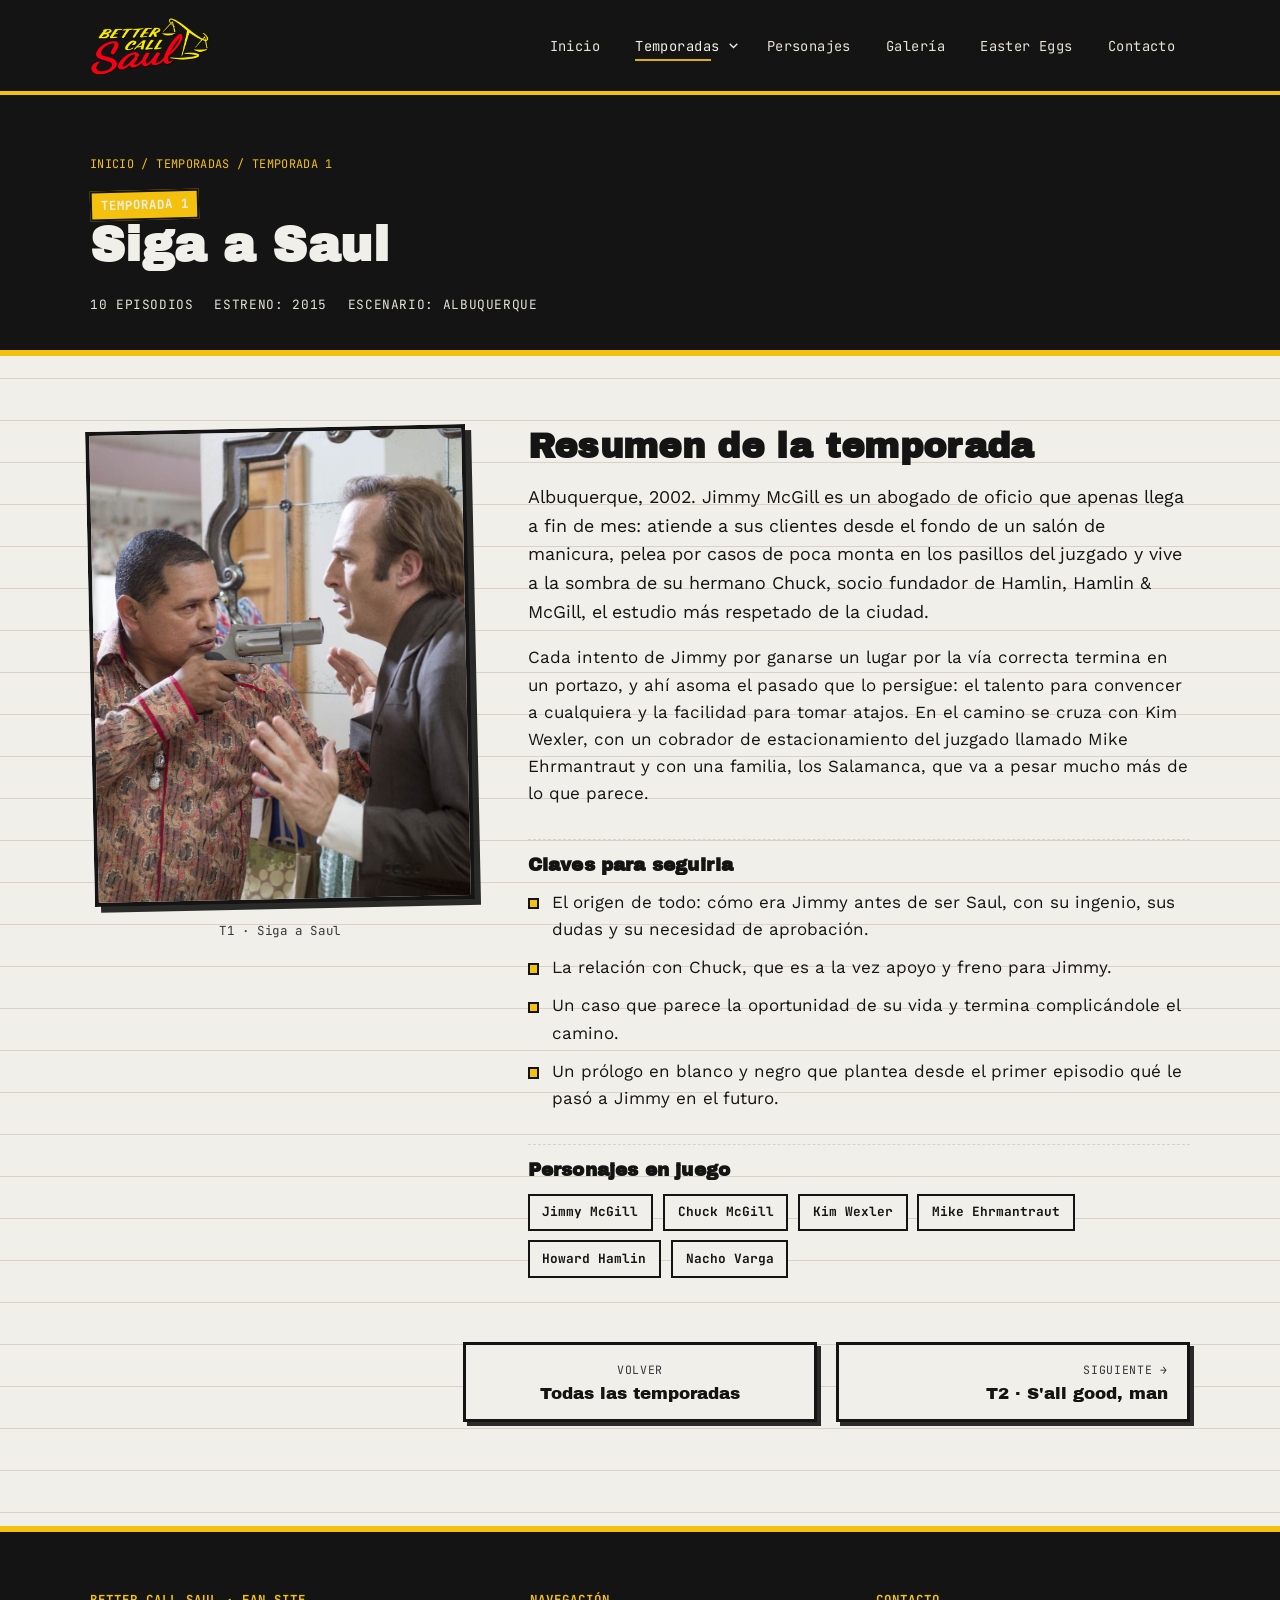
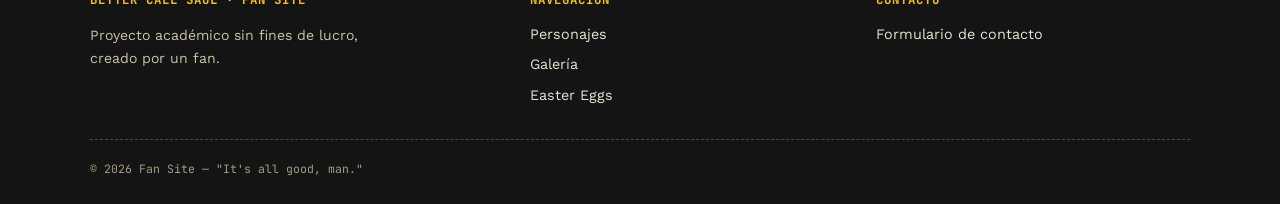
<file: temporada-1.html>
<!DOCTYPE html>
<html lang="es-AR">

<head>
  <meta charset="UTF-8">
  <meta name="viewport" content="width=device-width, initial-scale=1.0">
  <title>Temporada 1 — Siga a Saul | Better Call Saul Fan Site</title>
  <meta name="description"
    content="Resumen de la Temporada 1 de Better Call Saul: Jimmy McGill, un abogado de oficio en Albuquerque que vive a la sombra de su hermano Chuck.">
  <link rel="canonical" href="https://bettercallsaul-mgh.vercel.app/temporada-1.html">
  <meta property="og:type" content="article">
  <meta property="og:site_name" content="Better Call Saul — Sitio de Fans">
  <meta property="og:locale" content="es_AR">
  <meta property="og:title" content="Temporada 1 — Siga a Saul | Better Call Saul Fan Site">
  <meta property="og:description"
    content="Resumen de la Temporada 1 de Better Call Saul: Jimmy McGill, un abogado de oficio en Albuquerque que vive a la sombra de su hermano Chuck.">
  <meta property="og:image" content="https://bettercallsaul-mgh.vercel.app/imagenes/imagen1.jpg">
  <meta property="og:url" content="https://bettercallsaul-mgh.vercel.app/temporada-1.html">
  <meta name="twitter:card" content="summary_large_image">
  <meta name="twitter:title" content="Temporada 1 — Siga a Saul | Better Call Saul Fan Site">
  <meta name="twitter:description"
    content="Resumen de la Temporada 1 de Better Call Saul: Jimmy McGill, un abogado de oficio en Albuquerque que vive a la sombra de su hermano Chuck.">
  <meta name="twitter:image" content="https://bettercallsaul-mgh.vercel.app/imagenes/imagen1.jpg">
  <link rel="icon" href="imagenes/favicon.ico" sizes="any">
  <script type="application/ld+json">
{
  "@context": "https://schema.org",
  "@type": "BreadcrumbList",
  "itemListElement": [
    { "@type": "ListItem", "position": 1, "name": "Inicio", "item": "https://bettercallsaul-mgh.vercel.app/" },
    { "@type": "ListItem", "position": 2, "name": "Temporadas", "item": "https://bettercallsaul-mgh.vercel.app/temporadas.html" },
    { "@type": "ListItem", "position": 3, "name": "Temporada 1", "item": "https://bettercallsaul-mgh.vercel.app/temporada-1.html" }
  ]
}
</script>
  <link rel="stylesheet" href="css/estilos.css">
</head>

<body>
  <a href="#contenido" class="saltar-enlace">Saltar al contenido</a>

  <header class="encabezado">
    <nav class="nav" aria-label="Navegación principal">
      <a href="index.html" class="marca" aria-label="Better Call Saul — Ir al inicio">
        <img src="imagenes/logo-bcs.png" alt="Better Call Saul" width="320" height="172">
      </a>
      <button class="nav-toggle" aria-label="Abrir menú" aria-expanded="false">
        <span></span>
      </button>
      <ul class="nav-lista">
        <li><a href="index.html" class="nav-link">Inicio</a></li>
        <li class="tiene-submenu">
          <a href="temporadas.html" class="nav-link">Temporadas</a>
          <button type="button" class="submenu-toggle" aria-label="Mostrar las temporadas" aria-expanded="false"
            aria-controls="submenu-temporadas"><svg class="caret" viewBox="0 0 12 8" width="14" height="10"
              aria-hidden="true" focusable="false">
              <path d="M1.5 1.5 6 6l4.5-4.5" fill="none" stroke="currentColor" stroke-width="2.4"
                stroke-linecap="square" />
            </svg></button>
          <ul class="submenu" id="submenu-temporadas">
            <li><a href="temporada-1.html">Temporada 1 <span class="n">01</span></a></li>
            <li><a href="temporada-2.html">Temporada 2 <span class="n">02</span></a></li>
            <li><a href="temporada-3.html">Temporada 3 <span class="n">03</span></a></li>
            <li><a href="temporada-4.html">Temporada 4 <span class="n">04</span></a></li>
            <li><a href="temporada-5.html">Temporada 5 <span class="n">05</span></a></li>
            <li><a href="temporada-6.html">Temporada 6 <span class="n">06</span></a></li>
          </ul>
        </li>
        <li><a href="personajes.html" class="nav-link">Personajes</a></li>
        <li><a href="galeria.html" class="nav-link">Galería</a></li>
        <li><a href="easter-eggs.html" class="nav-link">Easter Eggs</a></li>
        <li><a href="contacto.html" class="nav-link">Contacto</a></li>
      </ul>
    </nav>
  </header>

  <main id="contenido">
    <section class="cabecera-pagina">
      <div class="envoltura">
        <p class="migas"><a href="index.html">INICIO</a> / <a href="temporadas.html">TEMPORADAS</a> / TEMPORADA 1</p>
        <span class="etiqueta">TEMPORADA 1</span>
        <h1>Siga a Saul</h1>
        <p class="datos-temporada"><span>10 EPISODIOS</span><span>ESTRENO: 2015</span><span>ESCENARIO:
            ALBUQUERQUE</span></p>
      </div>
    </section>

    <section class="seccion">
      <div class="envoltura">
        <div class="temporada-detalle">
          <figure class="poster-grande revelar">
            <img src="imagenes/imagen1.jpg" alt="Póster Temporada 1 — Siga a Saul" width="900" height="1125">
            <figcaption>T1 · Siga a Saul</figcaption>
          </figure>

          <div class="temporada-texto revelar">
            <h2>Resumen de la temporada</h2>
            <p class="entradilla">Albuquerque, 2002. Jimmy McGill es un abogado de oficio que apenas llega a fin de mes:
              atiende a sus clientes desde el fondo de un salón de manicura, pelea por casos de poca monta en los
              pasillos del juzgado y vive a la sombra de su hermano Chuck, socio fundador de Hamlin, Hamlin &amp;
              McGill, el estudio más respetado de la ciudad.</p>
            <p>Cada intento de Jimmy por ganarse un lugar por la vía correcta termina en un portazo, y ahí asoma el
              pasado que lo persigue: el talento para convencer a cualquiera y la facilidad para tomar atajos. En el
              camino se cruza con Kim Wexler, con un cobrador de estacionamiento del juzgado llamado Mike Ehrmantraut y
              con una familia, los Salamanca, que va a pesar mucho más de lo que parece.</p>

            <h3>Claves para seguirla</h3>
            <ul class="claves">
              <li>El origen de todo: cómo era Jimmy antes de ser Saul, con su ingenio, sus dudas y su necesidad de
                aprobación.</li>
              <li>La relación con Chuck, que es a la vez apoyo y freno para Jimmy.</li>
              <li>Un caso que parece la oportunidad de su vida y termina complicándole el camino.</li>
              <li>Un prólogo en blanco y negro que plantea desde el primer episodio qué le pasó a Jimmy en el futuro.
              </li>
            </ul>

            <h3>Personajes en juego</h3>
            <ul class="chips-personajes">
              <li><a href="personajes.html">Jimmy McGill</a></li>
              <li><a href="personajes.html">Chuck McGill</a></li>
              <li><a href="personajes.html">Kim Wexler</a></li>
              <li><a href="personajes.html">Mike Ehrmantraut</a></li>
              <li><a href="personajes.html">Howard Hamlin</a></li>
              <li><a href="personajes.html">Nacho Varga</a></li>
            </ul>
          </div>
        </div>

        <nav class="nav-temporadas revelar" aria-label="Otras temporadas">
          <span></span>
          <a class="caja-enlace centro" href="temporadas.html"><span class="dir">VOLVER</span><strong>Todas las
              temporadas</strong></a>
          <a class="caja-enlace der" href="temporada-2.html" rel="next"><span class="dir">SIGUIENTE →</span><strong>T2 ·
              S&#x27;all good, man</strong></a>
        </nav>
      </div>
    </section>
  </main>

  <footer class="pie-pagina">
    <div class="envoltura">
      <div class="pie-grid">
        <div>
          <h4>BETTER CALL SAUL · FAN SITE</h4>
          <p style="max-width:34ch; font-size:.88rem; color:#c9c3a6;">
            Proyecto académico sin fines de lucro, creado por un fan.
          </p>
        </div>
        <div>
          <h4>NAVEGACIÓN</h4>
          <ul>
            <li><a href="personajes.html">Personajes</a></li>
            <li><a href="galeria.html">Galería</a></li>
            <li><a href="easter-eggs.html">Easter Eggs</a></li>
          </ul>
        </div>
        <div>
          <h4>CONTACTO</h4>
          <ul>
            <li><a href="contacto.html">Formulario de contacto</a></li>
          </ul>
        </div>
      </div>
      <div class="pie-inferior">
        <span>© <span data-anio></span> Fan Site — "It's all good, man."</span>
      </div>
    </div>
  </footer>

  <script src="js/base.js"></script>
</body>

</html>
</file>
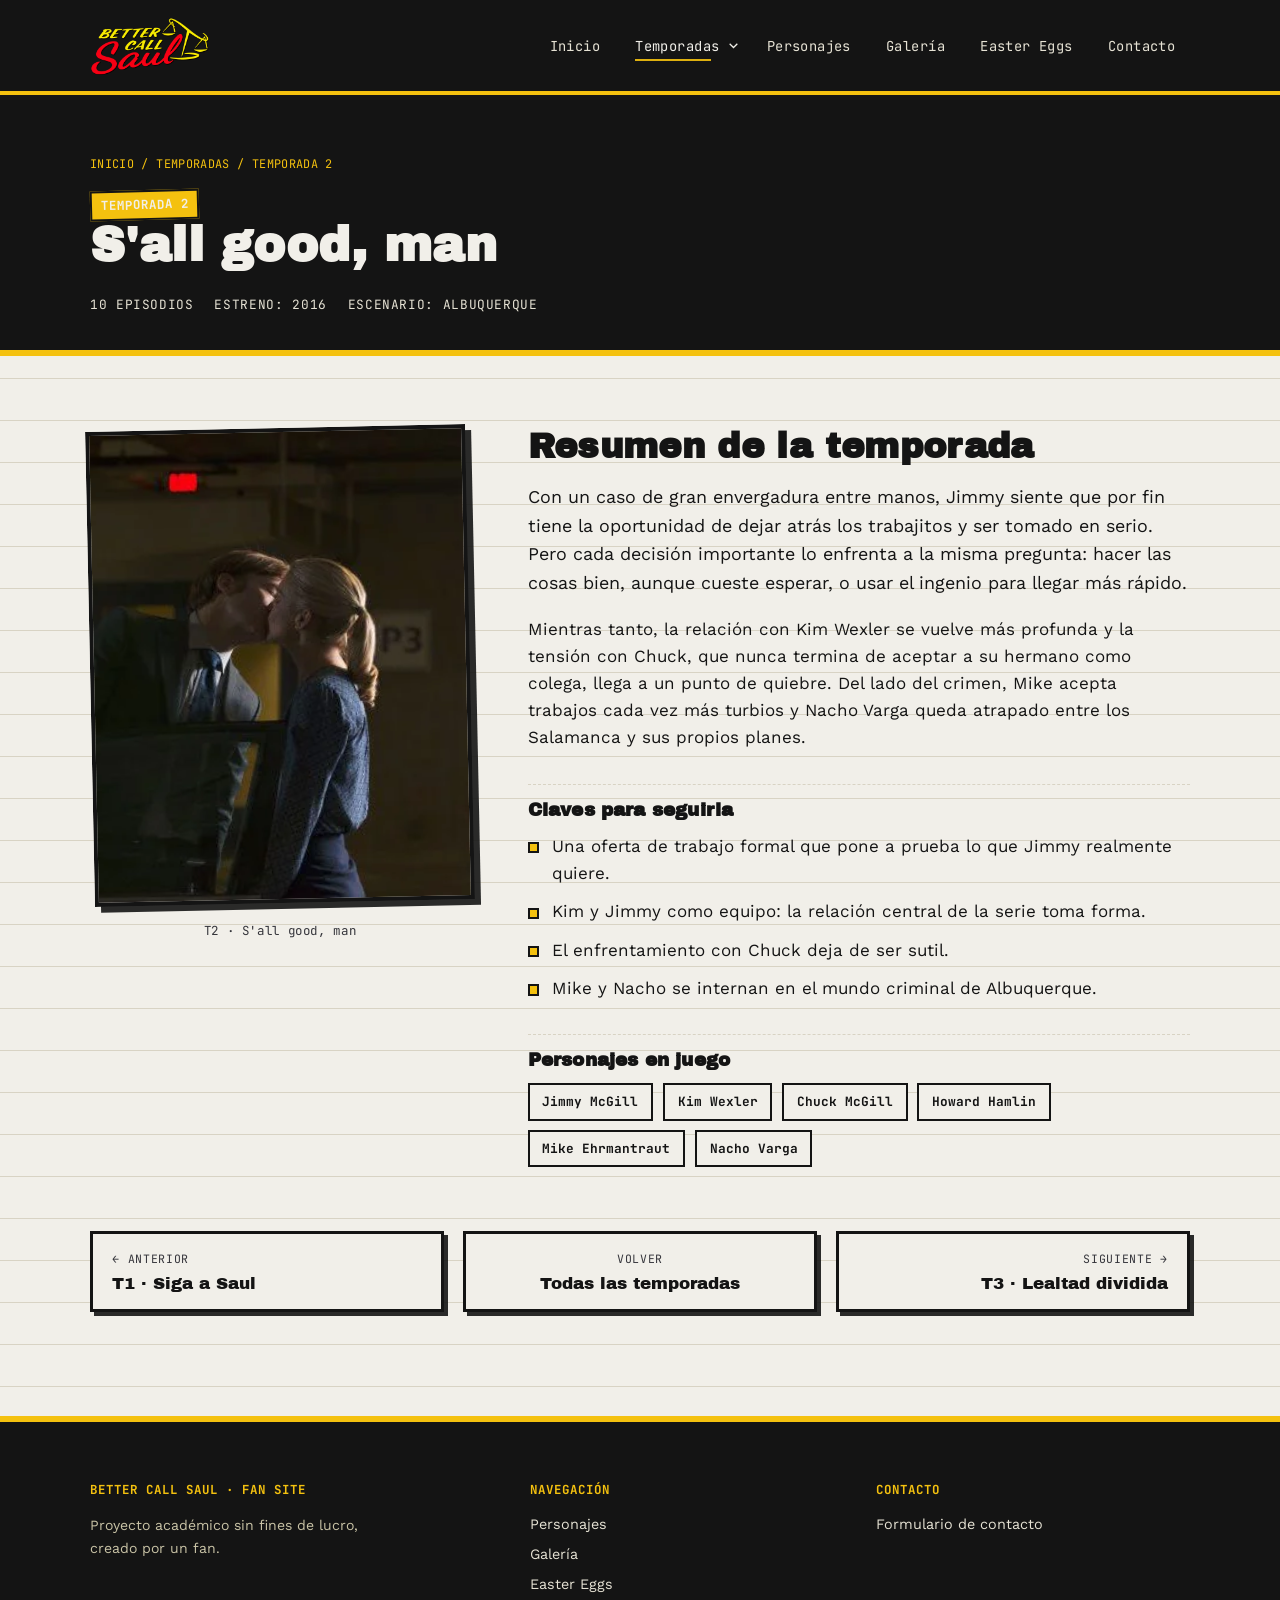
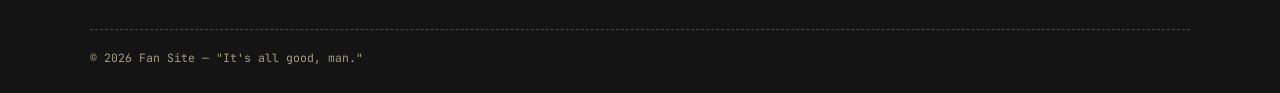
<file: temporada-2.html>
<!DOCTYPE html>
<html lang="es-AR">

<head>
  <meta charset="UTF-8">
  <meta name="viewport" content="width=device-width, initial-scale=1.0">
  <title>Temporada 2 — S&#x27;all good, man | Better Call Saul Fan Site</title>
  <meta name="description"
    content="Resumen de la Temporada 2 de Better Call Saul: Jimmy debe elegir entre la estabilidad y su propio camino mientras el conflicto con Chuck llega a un punto de quiebre.">
  <link rel="canonical" href="https://bettercallsaul-mgh.vercel.app/temporada-2.html">
  <meta property="og:type" content="article">
  <meta property="og:site_name" content="Better Call Saul — Sitio de Fans">
  <meta property="og:locale" content="es_AR">
  <meta property="og:title" content="Temporada 2 — S&#x27;all good, man | Better Call Saul Fan Site">
  <meta property="og:description"
    content="Resumen de la Temporada 2 de Better Call Saul: Jimmy debe elegir entre la estabilidad y su propio camino mientras el conflicto con Chuck llega a un punto de quiebre.">
  <meta property="og:image" content="https://bettercallsaul-mgh.vercel.app/imagenes/imagen2.jpg">
  <meta property="og:url" content="https://bettercallsaul-mgh.vercel.app/temporada-2.html">
  <meta name="twitter:card" content="summary_large_image">
  <meta name="twitter:title" content="Temporada 2 — S&#x27;all good, man | Better Call Saul Fan Site">
  <meta name="twitter:description"
    content="Resumen de la Temporada 2 de Better Call Saul: Jimmy debe elegir entre la estabilidad y su propio camino mientras el conflicto con Chuck llega a un punto de quiebre.">
  <meta name="twitter:image" content="https://bettercallsaul-mgh.vercel.app/imagenes/imagen2.jpg">
  <link rel="icon" href="imagenes/favicon.ico" sizes="any">
  <script type="application/ld+json">
{
  "@context": "https://schema.org",
  "@type": "BreadcrumbList",
  "itemListElement": [
    { "@type": "ListItem", "position": 1, "name": "Inicio", "item": "https://bettercallsaul-mgh.vercel.app/" },
    { "@type": "ListItem", "position": 2, "name": "Temporadas", "item": "https://bettercallsaul-mgh.vercel.app/temporadas.html" },
    { "@type": "ListItem", "position": 3, "name": "Temporada 2", "item": "https://bettercallsaul-mgh.vercel.app/temporada-2.html" }
  ]
}
</script>
  <link rel="stylesheet" href="css/estilos.css">
</head>

<body>
  <a href="#contenido" class="saltar-enlace">Saltar al contenido</a>

  <header class="encabezado">
    <nav class="nav" aria-label="Navegación principal">
      <a href="index.html" class="marca" aria-label="Better Call Saul — Ir al inicio">
        <img src="imagenes/logo-bcs.png" alt="Better Call Saul" width="320" height="172">
      </a>
      <button class="nav-toggle" aria-label="Abrir menú" aria-expanded="false">
        <span></span>
      </button>
      <ul class="nav-lista">
        <li><a href="index.html" class="nav-link">Inicio</a></li>
        <li class="tiene-submenu">
          <a href="temporadas.html" class="nav-link">Temporadas</a>
          <button type="button" class="submenu-toggle" aria-label="Mostrar las temporadas" aria-expanded="false"
            aria-controls="submenu-temporadas"><svg class="caret" viewBox="0 0 12 8" width="14" height="10"
              aria-hidden="true" focusable="false">
              <path d="M1.5 1.5 6 6l4.5-4.5" fill="none" stroke="currentColor" stroke-width="2.4"
                stroke-linecap="square" />
            </svg></button>
          <ul class="submenu" id="submenu-temporadas">
            <li><a href="temporada-1.html">Temporada 1 <span class="n">01</span></a></li>
            <li><a href="temporada-2.html">Temporada 2 <span class="n">02</span></a></li>
            <li><a href="temporada-3.html">Temporada 3 <span class="n">03</span></a></li>
            <li><a href="temporada-4.html">Temporada 4 <span class="n">04</span></a></li>
            <li><a href="temporada-5.html">Temporada 5 <span class="n">05</span></a></li>
            <li><a href="temporada-6.html">Temporada 6 <span class="n">06</span></a></li>
          </ul>
        </li>
        <li><a href="personajes.html" class="nav-link">Personajes</a></li>
        <li><a href="galeria.html" class="nav-link">Galería</a></li>
        <li><a href="easter-eggs.html" class="nav-link">Easter Eggs</a></li>
        <li><a href="contacto.html" class="nav-link">Contacto</a></li>
      </ul>
    </nav>
  </header>

  <main id="contenido">
    <section class="cabecera-pagina">
      <div class="envoltura">
        <p class="migas"><a href="index.html">INICIO</a> / <a href="temporadas.html">TEMPORADAS</a> / TEMPORADA 2</p>
        <span class="etiqueta">TEMPORADA 2</span>
        <h1>S&#x27;all good, man</h1>
        <p class="datos-temporada"><span>10 EPISODIOS</span><span>ESTRENO: 2016</span><span>ESCENARIO:
            ALBUQUERQUE</span></p>
      </div>
    </section>

    <section class="seccion">
      <div class="envoltura">
        <div class="temporada-detalle">
          <figure class="poster-grande revelar">
            <img src="imagenes/imagen2.jpg" alt="Póster Temporada 2 — S&#x27;all good, man" width="900" height="1125">
            <figcaption>T2 · S&#x27;all good, man</figcaption>
          </figure>

          <div class="temporada-texto revelar">
            <h2>Resumen de la temporada</h2>
            <p class="entradilla">Con un caso de gran envergadura entre manos, Jimmy siente que por fin tiene la
              oportunidad de dejar atrás los trabajitos y ser tomado en serio. Pero cada decisión importante lo enfrenta
              a la misma pregunta: hacer las cosas bien, aunque cueste esperar, o usar el ingenio para llegar más
              rápido.</p>
            <p>Mientras tanto, la relación con Kim Wexler se vuelve más profunda y la tensión con Chuck, que nunca
              termina de aceptar a su hermano como colega, llega a un punto de quiebre. Del lado del crimen, Mike acepta
              trabajos cada vez más turbios y Nacho Varga queda atrapado entre los Salamanca y sus propios planes.</p>

            <h3>Claves para seguirla</h3>
            <ul class="claves">
              <li>Una oferta de trabajo formal que pone a prueba lo que Jimmy realmente quiere.</li>
              <li>Kim y Jimmy como equipo: la relación central de la serie toma forma.</li>
              <li>El enfrentamiento con Chuck deja de ser sutil.</li>
              <li>Mike y Nacho se internan en el mundo criminal de Albuquerque.</li>
            </ul>

            <h3>Personajes en juego</h3>
            <ul class="chips-personajes">
              <li><a href="personajes.html">Jimmy McGill</a></li>
              <li><a href="personajes.html">Kim Wexler</a></li>
              <li><a href="personajes.html">Chuck McGill</a></li>
              <li><a href="personajes.html">Howard Hamlin</a></li>
              <li><a href="personajes.html">Mike Ehrmantraut</a></li>
              <li><a href="personajes.html">Nacho Varga</a></li>
            </ul>
          </div>
        </div>

        <nav class="nav-temporadas revelar" aria-label="Otras temporadas">
          <a class="caja-enlace" href="temporada-1.html" rel="prev"><span class="dir">← ANTERIOR</span><strong>T1 · Siga
              a Saul</strong></a>
          <a class="caja-enlace centro" href="temporadas.html"><span class="dir">VOLVER</span><strong>Todas las
              temporadas</strong></a>
          <a class="caja-enlace der" href="temporada-3.html" rel="next"><span class="dir">SIGUIENTE →</span><strong>T3 ·
              Lealtad dividida</strong></a>
        </nav>
      </div>
    </section>
  </main>

  <footer class="pie-pagina">
    <div class="envoltura">
      <div class="pie-grid">
        <div>
          <h4>BETTER CALL SAUL · FAN SITE</h4>
          <p style="max-width:34ch; font-size:.88rem; color:#c9c3a6;">
            Proyecto académico sin fines de lucro, creado por un fan.
          </p>
        </div>
        <div>
          <h4>NAVEGACIÓN</h4>
          <ul>
            <li><a href="personajes.html">Personajes</a></li>
            <li><a href="galeria.html">Galería</a></li>
            <li><a href="easter-eggs.html">Easter Eggs</a></li>
          </ul>
        </div>
        <div>
          <h4>CONTACTO</h4>
          <ul>
            <li><a href="contacto.html">Formulario de contacto</a></li>
          </ul>
        </div>
      </div>
      <div class="pie-inferior">
        <span>© <span data-anio></span> Fan Site — "It's all good, man."</span>
      </div>
    </div>
  </footer>

  <script src="js/base.js"></script>
</body>

</html>
</file>
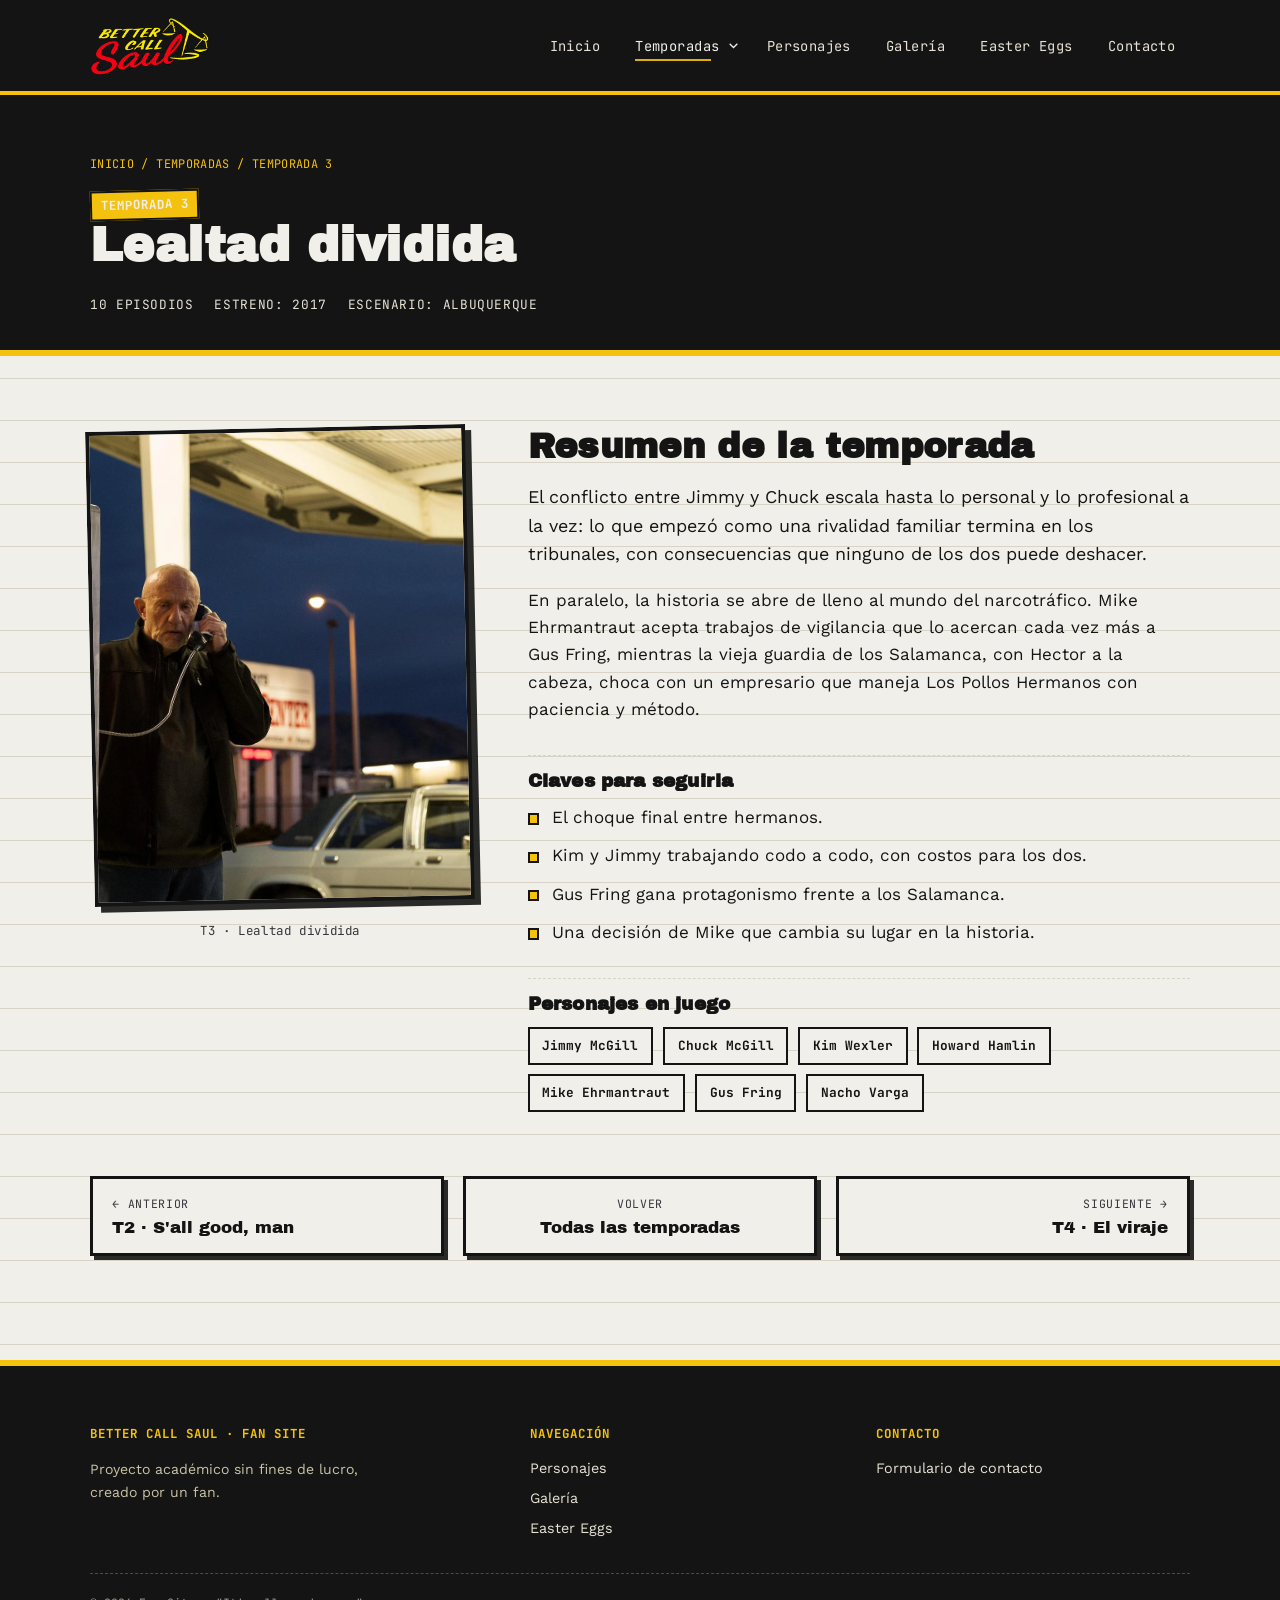
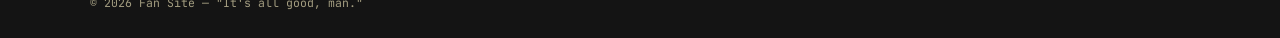
<file: temporada-3.html>
<!DOCTYPE html>
<html lang="es-AR">

<head>
  <meta charset="UTF-8">
  <meta name="viewport" content="width=device-width, initial-scale=1.0">
  <title>Temporada 3 — Lealtad dividida | Better Call Saul Fan Site</title>
  <meta name="description"
    content="Resumen de la Temporada 3 de Better Call Saul: el conflicto entre Jimmy y Chuck escala mientras Mike se acerca al mundo de Gus Fring.">
  <link rel="canonical" href="https://bettercallsaul-mgh.vercel.app/temporada-3.html">
  <meta property="og:type" content="article">
  <meta property="og:site_name" content="Better Call Saul — Sitio de Fans">
  <meta property="og:locale" content="es_AR">
  <meta property="og:title" content="Temporada 3 — Lealtad dividida | Better Call Saul Fan Site">
  <meta property="og:description"
    content="Resumen de la Temporada 3 de Better Call Saul: el conflicto entre Jimmy y Chuck escala mientras Mike se acerca al mundo de Gus Fring.">
  <meta property="og:image" content="https://bettercallsaul-mgh.vercel.app/imagenes/imagen3.jpg">
  <meta property="og:url" content="https://bettercallsaul-mgh.vercel.app/temporada-3.html">
  <meta name="twitter:card" content="summary_large_image">
  <meta name="twitter:title" content="Temporada 3 — Lealtad dividida | Better Call Saul Fan Site">
  <meta name="twitter:description"
    content="Resumen de la Temporada 3 de Better Call Saul: el conflicto entre Jimmy y Chuck escala mientras Mike se acerca al mundo de Gus Fring.">
  <meta name="twitter:image" content="https://bettercallsaul-mgh.vercel.app/imagenes/imagen3.jpg">
  <link rel="icon" href="imagenes/favicon.ico" sizes="any">
  <script type="application/ld+json">
{
  "@context": "https://schema.org",
  "@type": "BreadcrumbList",
  "itemListElement": [
    { "@type": "ListItem", "position": 1, "name": "Inicio", "item": "https://bettercallsaul-mgh.vercel.app/" },
    { "@type": "ListItem", "position": 2, "name": "Temporadas", "item": "https://bettercallsaul-mgh.vercel.app/temporadas.html" },
    { "@type": "ListItem", "position": 3, "name": "Temporada 3", "item": "https://bettercallsaul-mgh.vercel.app/temporada-3.html" }
  ]
}
</script>
  <link rel="stylesheet" href="css/estilos.css">
</head>

<body>
  <a href="#contenido" class="saltar-enlace">Saltar al contenido</a>

  <header class="encabezado">
    <nav class="nav" aria-label="Navegación principal">
      <a href="index.html" class="marca" aria-label="Better Call Saul — Ir al inicio">
        <img src="imagenes/logo-bcs.png" alt="Better Call Saul" width="320" height="172">
      </a>
      <button class="nav-toggle" aria-label="Abrir menú" aria-expanded="false">
        <span></span>
      </button>
      <ul class="nav-lista">
        <li><a href="index.html" class="nav-link">Inicio</a></li>
        <li class="tiene-submenu">
          <a href="temporadas.html" class="nav-link">Temporadas</a>
          <button type="button" class="submenu-toggle" aria-label="Mostrar las temporadas" aria-expanded="false"
            aria-controls="submenu-temporadas"><svg class="caret" viewBox="0 0 12 8" width="14" height="10"
              aria-hidden="true" focusable="false">
              <path d="M1.5 1.5 6 6l4.5-4.5" fill="none" stroke="currentColor" stroke-width="2.4"
                stroke-linecap="square" />
            </svg></button>
          <ul class="submenu" id="submenu-temporadas">
            <li><a href="temporada-1.html">Temporada 1 <span class="n">01</span></a></li>
            <li><a href="temporada-2.html">Temporada 2 <span class="n">02</span></a></li>
            <li><a href="temporada-3.html">Temporada 3 <span class="n">03</span></a></li>
            <li><a href="temporada-4.html">Temporada 4 <span class="n">04</span></a></li>
            <li><a href="temporada-5.html">Temporada 5 <span class="n">05</span></a></li>
            <li><a href="temporada-6.html">Temporada 6 <span class="n">06</span></a></li>
          </ul>
        </li>
        <li><a href="personajes.html" class="nav-link">Personajes</a></li>
        <li><a href="galeria.html" class="nav-link">Galería</a></li>
        <li><a href="easter-eggs.html" class="nav-link">Easter Eggs</a></li>
        <li><a href="contacto.html" class="nav-link">Contacto</a></li>
      </ul>
    </nav>
  </header>

  <main id="contenido">
    <section class="cabecera-pagina">
      <div class="envoltura">
        <p class="migas"><a href="index.html">INICIO</a> / <a href="temporadas.html">TEMPORADAS</a> / TEMPORADA 3</p>
        <span class="etiqueta">TEMPORADA 3</span>
        <h1>Lealtad dividida</h1>
        <p class="datos-temporada"><span>10 EPISODIOS</span><span>ESTRENO: 2017</span><span>ESCENARIO:
            ALBUQUERQUE</span></p>
      </div>
    </section>

    <section class="seccion">
      <div class="envoltura">
        <div class="temporada-detalle">
          <figure class="poster-grande revelar">
            <img src="imagenes/imagen3.jpg" alt="Póster Temporada 3 — Lealtad dividida" width="900" height="1125">
            <figcaption>T3 · Lealtad dividida</figcaption>
          </figure>

          <div class="temporada-texto revelar">
            <h2>Resumen de la temporada</h2>
            <p class="entradilla">El conflicto entre Jimmy y Chuck escala hasta lo personal y lo profesional a la vez:
              lo que empezó como una rivalidad familiar termina en los tribunales, con consecuencias que ninguno de los
              dos puede deshacer.</p>
            <p>En paralelo, la historia se abre de lleno al mundo del narcotráfico. Mike Ehrmantraut acepta trabajos de
              vigilancia que lo acercan cada vez más a Gus Fring, mientras la vieja guardia de los Salamanca, con Hector
              a la cabeza, choca con un empresario que maneja Los Pollos Hermanos con paciencia y método.</p>

            <h3>Claves para seguirla</h3>
            <ul class="claves">
              <li>El choque final entre hermanos.</li>
              <li>Kim y Jimmy trabajando codo a codo, con costos para los dos.</li>
              <li>Gus Fring gana protagonismo frente a los Salamanca.</li>
              <li>Una decisión de Mike que cambia su lugar en la historia.</li>
            </ul>

            <h3>Personajes en juego</h3>
            <ul class="chips-personajes">
              <li><a href="personajes.html">Jimmy McGill</a></li>
              <li><a href="personajes.html">Chuck McGill</a></li>
              <li><a href="personajes.html">Kim Wexler</a></li>
              <li><a href="personajes.html">Howard Hamlin</a></li>
              <li><a href="personajes.html">Mike Ehrmantraut</a></li>
              <li><a href="personajes.html">Gus Fring</a></li>
              <li><a href="personajes.html">Nacho Varga</a></li>
            </ul>
          </div>
        </div>

        <nav class="nav-temporadas revelar" aria-label="Otras temporadas">
          <a class="caja-enlace" href="temporada-2.html" rel="prev"><span class="dir">← ANTERIOR</span><strong>T2 ·
              S&#x27;all good, man</strong></a>
          <a class="caja-enlace centro" href="temporadas.html"><span class="dir">VOLVER</span><strong>Todas las
              temporadas</strong></a>
          <a class="caja-enlace der" href="temporada-4.html" rel="next"><span class="dir">SIGUIENTE →</span><strong>T4 ·
              El viraje</strong></a>
        </nav>
      </div>
    </section>
  </main>

  <footer class="pie-pagina">
    <div class="envoltura">
      <div class="pie-grid">
        <div>
          <h4>BETTER CALL SAUL · FAN SITE</h4>
          <p style="max-width:34ch; font-size:.88rem; color:#c9c3a6;">
            Proyecto académico sin fines de lucro, creado por un fan.
          </p>
        </div>
        <div>
          <h4>NAVEGACIÓN</h4>
          <ul>
            <li><a href="personajes.html">Personajes</a></li>
            <li><a href="galeria.html">Galería</a></li>
            <li><a href="easter-eggs.html">Easter Eggs</a></li>
          </ul>
        </div>
        <div>
          <h4>CONTACTO</h4>
          <ul>
            <li><a href="contacto.html">Formulario de contacto</a></li>
          </ul>
        </div>
      </div>
      <div class="pie-inferior">
        <span>© <span data-anio></span> Fan Site — "It's all good, man."</span>
      </div>
    </div>
  </footer>

  <script src="js/base.js"></script>
</body>

</html>
</file>
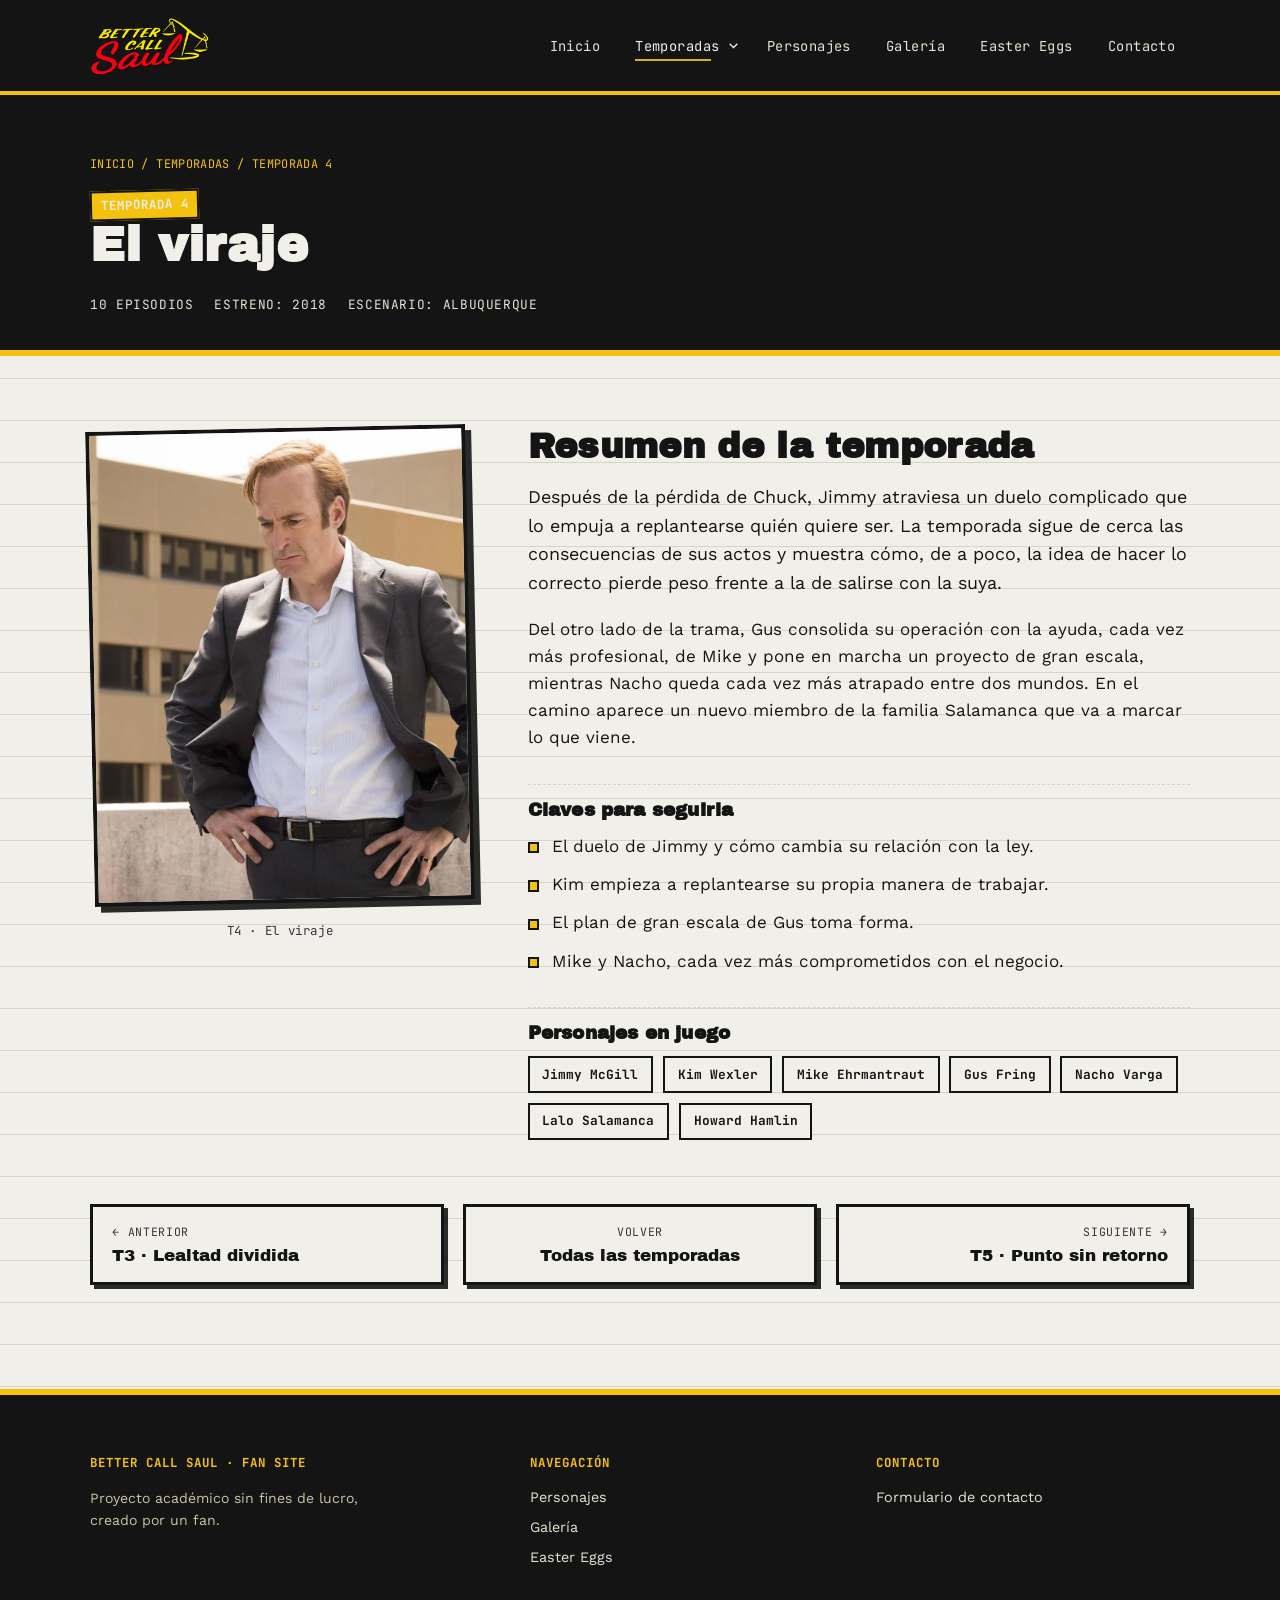
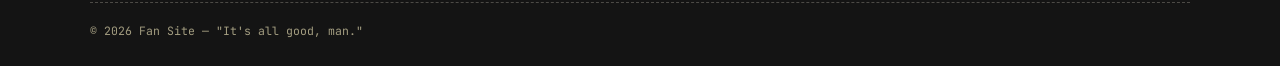
<file: temporada-4.html>
<!DOCTYPE html>
<html lang="es-AR">

<head>
  <meta charset="UTF-8">
  <meta name="viewport" content="width=device-width, initial-scale=1.0">
  <title>Temporada 4 — El viraje | Better Call Saul Fan Site</title>
  <meta name="description"
    content="Resumen de la Temporada 4 de Better Call Saul: el duelo de Jimmy tras la pérdida de Chuck y el avance de los planes de Gus Fring.">
  <link rel="canonical" href="https://bettercallsaul-mgh.vercel.app/temporada-4.html">
  <meta property="og:type" content="article">
  <meta property="og:site_name" content="Better Call Saul — Sitio de Fans">
  <meta property="og:locale" content="es_AR">
  <meta property="og:title" content="Temporada 4 — El viraje | Better Call Saul Fan Site">
  <meta property="og:description"
    content="Resumen de la Temporada 4 de Better Call Saul: el duelo de Jimmy tras la pérdida de Chuck y el avance de los planes de Gus Fring.">
  <meta property="og:image" content="https://bettercallsaul-mgh.vercel.app/imagenes/imagen4.jpg">
  <meta property="og:url" content="https://bettercallsaul-mgh.vercel.app/temporada-4.html">
  <meta name="twitter:card" content="summary_large_image">
  <meta name="twitter:title" content="Temporada 4 — El viraje | Better Call Saul Fan Site">
  <meta name="twitter:description"
    content="Resumen de la Temporada 4 de Better Call Saul: el duelo de Jimmy tras la pérdida de Chuck y el avance de los planes de Gus Fring.">
  <meta name="twitter:image" content="https://bettercallsaul-mgh.vercel.app/imagenes/imagen4.jpg">
  <link rel="icon" href="imagenes/favicon.ico" sizes="any">
  <script type="application/ld+json">
{
  "@context": "https://schema.org",
  "@type": "BreadcrumbList",
  "itemListElement": [
    { "@type": "ListItem", "position": 1, "name": "Inicio", "item": "https://bettercallsaul-mgh.vercel.app/" },
    { "@type": "ListItem", "position": 2, "name": "Temporadas", "item": "https://bettercallsaul-mgh.vercel.app/temporadas.html" },
    { "@type": "ListItem", "position": 3, "name": "Temporada 4", "item": "https://bettercallsaul-mgh.vercel.app/temporada-4.html" }
  ]
}
</script>
  <link rel="stylesheet" href="css/estilos.css">
</head>

<body>
  <a href="#contenido" class="saltar-enlace">Saltar al contenido</a>

  <header class="encabezado">
    <nav class="nav" aria-label="Navegación principal">
      <a href="index.html" class="marca" aria-label="Better Call Saul — Ir al inicio">
        <img src="imagenes/logo-bcs.png" alt="Better Call Saul" width="320" height="172">
      </a>
      <button class="nav-toggle" aria-label="Abrir menú" aria-expanded="false">
        <span></span>
      </button>
      <ul class="nav-lista">
        <li><a href="index.html" class="nav-link">Inicio</a></li>
        <li class="tiene-submenu">
          <a href="temporadas.html" class="nav-link">Temporadas</a>
          <button type="button" class="submenu-toggle" aria-label="Mostrar las temporadas" aria-expanded="false"
            aria-controls="submenu-temporadas"><svg class="caret" viewBox="0 0 12 8" width="14" height="10"
              aria-hidden="true" focusable="false">
              <path d="M1.5 1.5 6 6l4.5-4.5" fill="none" stroke="currentColor" stroke-width="2.4"
                stroke-linecap="square" />
            </svg></button>
          <ul class="submenu" id="submenu-temporadas">
            <li><a href="temporada-1.html">Temporada 1 <span class="n">01</span></a></li>
            <li><a href="temporada-2.html">Temporada 2 <span class="n">02</span></a></li>
            <li><a href="temporada-3.html">Temporada 3 <span class="n">03</span></a></li>
            <li><a href="temporada-4.html">Temporada 4 <span class="n">04</span></a></li>
            <li><a href="temporada-5.html">Temporada 5 <span class="n">05</span></a></li>
            <li><a href="temporada-6.html">Temporada 6 <span class="n">06</span></a></li>
          </ul>
        </li>
        <li><a href="personajes.html" class="nav-link">Personajes</a></li>
        <li><a href="galeria.html" class="nav-link">Galería</a></li>
        <li><a href="easter-eggs.html" class="nav-link">Easter Eggs</a></li>
        <li><a href="contacto.html" class="nav-link">Contacto</a></li>
      </ul>
    </nav>
  </header>

  <main id="contenido">
    <section class="cabecera-pagina">
      <div class="envoltura">
        <p class="migas"><a href="index.html">INICIO</a> / <a href="temporadas.html">TEMPORADAS</a> / TEMPORADA 4</p>
        <span class="etiqueta">TEMPORADA 4</span>
        <h1>El viraje</h1>
        <p class="datos-temporada"><span>10 EPISODIOS</span><span>ESTRENO: 2018</span><span>ESCENARIO:
            ALBUQUERQUE</span></p>
      </div>
    </section>

    <section class="seccion">
      <div class="envoltura">
        <div class="temporada-detalle">
          <figure class="poster-grande revelar">
            <img src="imagenes/imagen4.jpg" alt="Póster Temporada 4 — El viraje" width="900" height="1125">
            <figcaption>T4 · El viraje</figcaption>
          </figure>

          <div class="temporada-texto revelar">
            <h2>Resumen de la temporada</h2>
            <p class="entradilla">Después de la pérdida de Chuck, Jimmy atraviesa un duelo complicado que lo empuja a
              replantearse quién quiere ser. La temporada sigue de cerca las consecuencias de sus actos y muestra cómo,
              de a poco, la idea de hacer lo correcto pierde peso frente a la de salirse con la suya.</p>
            <p>Del otro lado de la trama, Gus consolida su operación con la ayuda, cada vez más profesional, de Mike y
              pone en marcha un proyecto de gran escala, mientras Nacho queda cada vez más atrapado entre dos mundos. En
              el camino aparece un nuevo miembro de la familia Salamanca que va a marcar lo que viene.</p>

            <h3>Claves para seguirla</h3>
            <ul class="claves">
              <li>El duelo de Jimmy y cómo cambia su relación con la ley.</li>
              <li>Kim empieza a replantearse su propia manera de trabajar.</li>
              <li>El plan de gran escala de Gus toma forma.</li>
              <li>Mike y Nacho, cada vez más comprometidos con el negocio.</li>
            </ul>

            <h3>Personajes en juego</h3>
            <ul class="chips-personajes">
              <li><a href="personajes.html">Jimmy McGill</a></li>
              <li><a href="personajes.html">Kim Wexler</a></li>
              <li><a href="personajes.html">Mike Ehrmantraut</a></li>
              <li><a href="personajes.html">Gus Fring</a></li>
              <li><a href="personajes.html">Nacho Varga</a></li>
              <li><a href="personajes.html">Lalo Salamanca</a></li>
              <li><a href="personajes.html">Howard Hamlin</a></li>
            </ul>
          </div>
        </div>

        <nav class="nav-temporadas revelar" aria-label="Otras temporadas">
          <a class="caja-enlace" href="temporada-3.html" rel="prev"><span class="dir">← ANTERIOR</span><strong>T3 ·
              Lealtad dividida</strong></a>
          <a class="caja-enlace centro" href="temporadas.html"><span class="dir">VOLVER</span><strong>Todas las
              temporadas</strong></a>
          <a class="caja-enlace der" href="temporada-5.html" rel="next"><span class="dir">SIGUIENTE →</span><strong>T5 ·
              Punto sin retorno</strong></a>
        </nav>
      </div>
    </section>
  </main>

  <footer class="pie-pagina">
    <div class="envoltura">
      <div class="pie-grid">
        <div>
          <h4>BETTER CALL SAUL · FAN SITE</h4>
          <p style="max-width:34ch; font-size:.88rem; color:#c9c3a6;">
            Proyecto académico sin fines de lucro, creado por un fan.
          </p>
        </div>
        <div>
          <h4>NAVEGACIÓN</h4>
          <ul>
            <li><a href="personajes.html">Personajes</a></li>
            <li><a href="galeria.html">Galería</a></li>
            <li><a href="easter-eggs.html">Easter Eggs</a></li>
          </ul>
        </div>
        <div>
          <h4>CONTACTO</h4>
          <ul>
            <li><a href="contacto.html">Formulario de contacto</a></li>
          </ul>
        </div>
      </div>
      <div class="pie-inferior">
        <span>© <span data-anio></span> Fan Site — "It's all good, man."</span>
      </div>
    </div>
  </footer>

  <script src="js/base.js"></script>
</body>

</html>
</file>
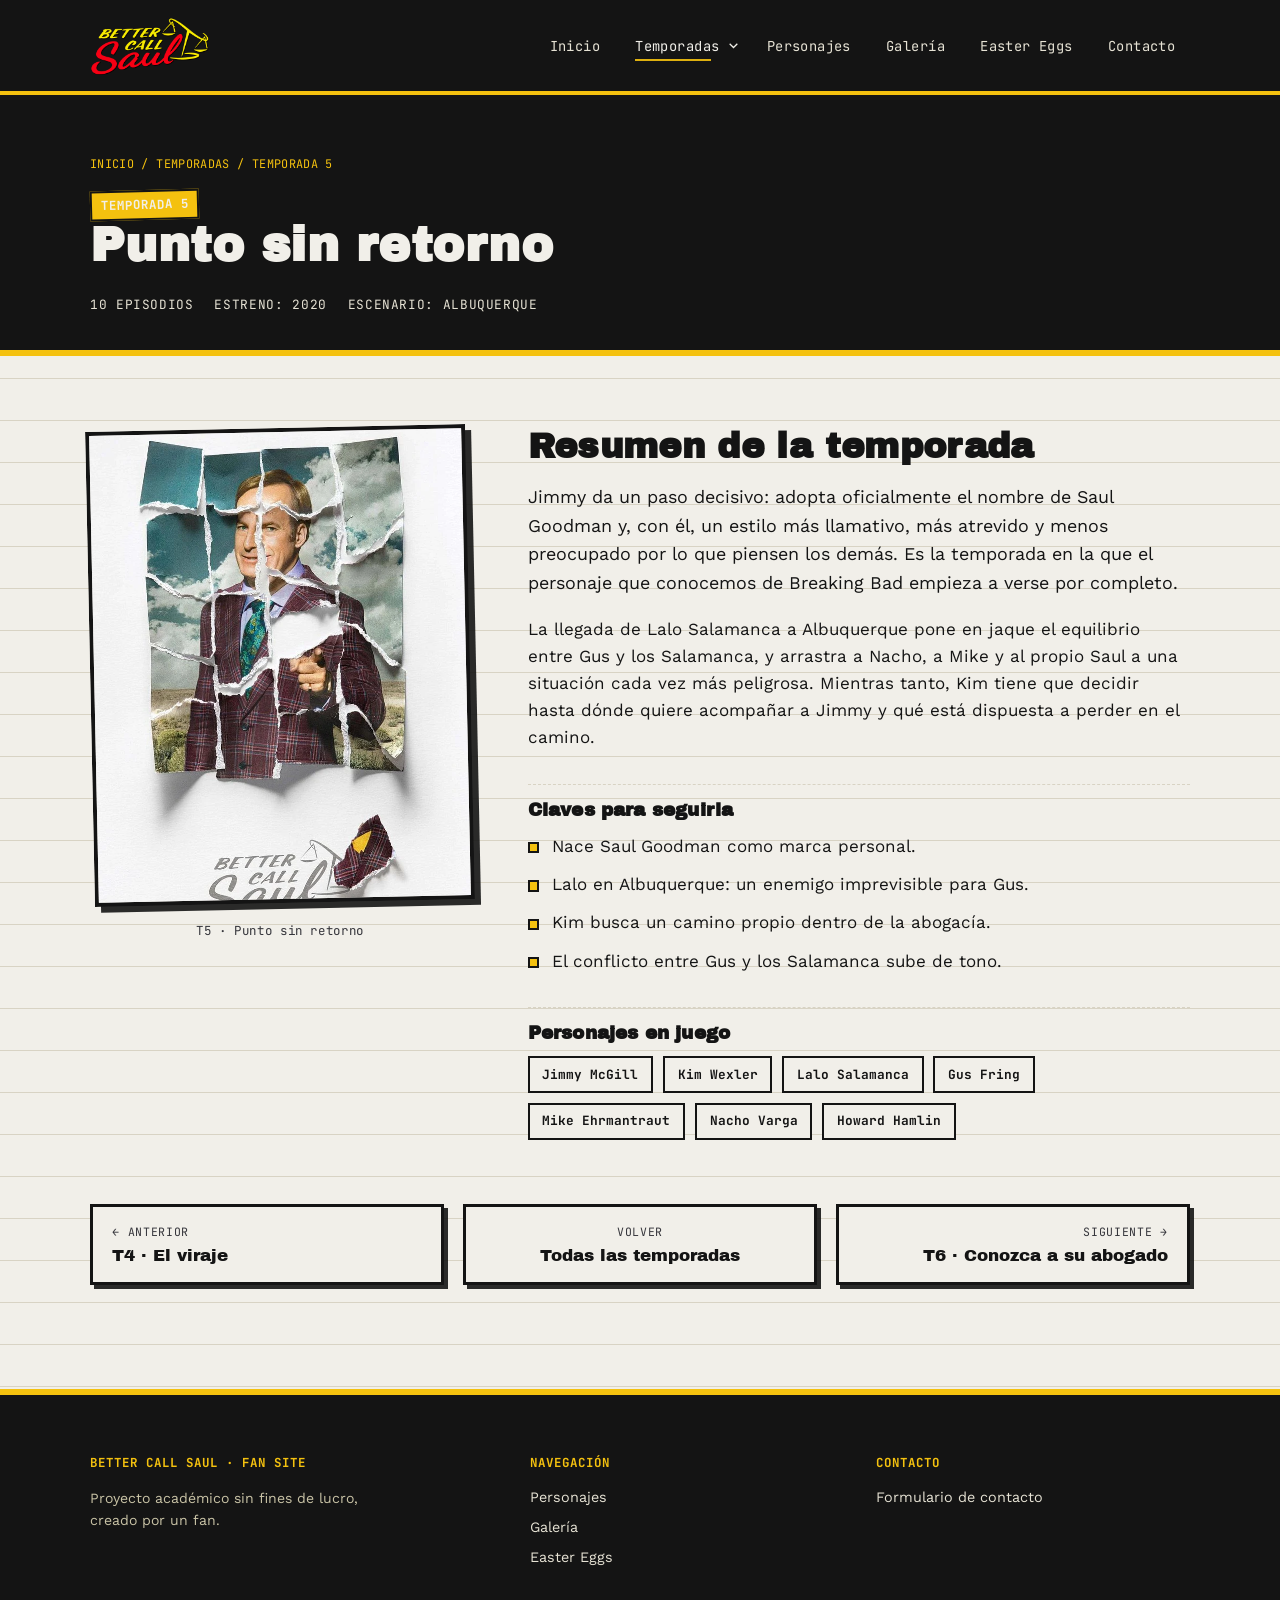
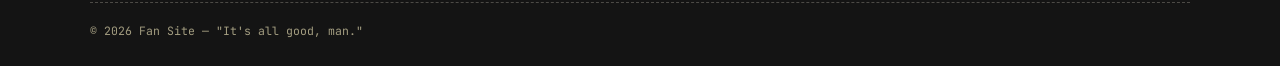
<file: temporada-5.html>
<!DOCTYPE html>
<html lang="es-AR">

<head>
  <meta charset="UTF-8">
  <meta name="viewport" content="width=device-width, initial-scale=1.0">
  <title>Temporada 5 — Punto sin retorno | Better Call Saul Fan Site</title>
  <meta name="description"
    content="Resumen de la Temporada 5 de Better Call Saul: nace oficialmente Saul Goodman y Lalo Salamanca llega a Albuquerque.">
  <link rel="canonical" href="https://bettercallsaul-mgh.vercel.app/temporada-5.html">
  <meta property="og:type" content="article">
  <meta property="og:site_name" content="Better Call Saul — Sitio de Fans">
  <meta property="og:locale" content="es_AR">
  <meta property="og:title" content="Temporada 5 — Punto sin retorno | Better Call Saul Fan Site">
  <meta property="og:description"
    content="Resumen de la Temporada 5 de Better Call Saul: nace oficialmente Saul Goodman y Lalo Salamanca llega a Albuquerque.">
  <meta property="og:image" content="https://bettercallsaul-mgh.vercel.app/imagenes/imagen5.jpg">
  <meta property="og:url" content="https://bettercallsaul-mgh.vercel.app/temporada-5.html">
  <meta name="twitter:card" content="summary_large_image">
  <meta name="twitter:title" content="Temporada 5 — Punto sin retorno | Better Call Saul Fan Site">
  <meta name="twitter:description"
    content="Resumen de la Temporada 5 de Better Call Saul: nace oficialmente Saul Goodman y Lalo Salamanca llega a Albuquerque.">
  <meta name="twitter:image" content="https://bettercallsaul-mgh.vercel.app/imagenes/imagen5.jpg">
  <link rel="icon" href="imagenes/favicon.ico" sizes="any">
  <script type="application/ld+json">
{
  "@context": "https://schema.org",
  "@type": "BreadcrumbList",
  "itemListElement": [
    { "@type": "ListItem", "position": 1, "name": "Inicio", "item": "https://bettercallsaul-mgh.vercel.app/" },
    { "@type": "ListItem", "position": 2, "name": "Temporadas", "item": "https://bettercallsaul-mgh.vercel.app/temporadas.html" },
    { "@type": "ListItem", "position": 3, "name": "Temporada 5", "item": "https://bettercallsaul-mgh.vercel.app/temporada-5.html" }
  ]
}
</script>
  <link rel="stylesheet" href="css/estilos.css">
</head>

<body>
  <a href="#contenido" class="saltar-enlace">Saltar al contenido</a>

  <header class="encabezado">
    <nav class="nav" aria-label="Navegación principal">
      <a href="index.html" class="marca" aria-label="Better Call Saul — Ir al inicio">
        <img src="imagenes/logo-bcs.png" alt="Better Call Saul" width="320" height="172">
      </a>
      <button class="nav-toggle" aria-label="Abrir menú" aria-expanded="false">
        <span></span>
      </button>
      <ul class="nav-lista">
        <li><a href="index.html" class="nav-link">Inicio</a></li>
        <li class="tiene-submenu">
          <a href="temporadas.html" class="nav-link">Temporadas</a>
          <button type="button" class="submenu-toggle" aria-label="Mostrar las temporadas" aria-expanded="false"
            aria-controls="submenu-temporadas"><svg class="caret" viewBox="0 0 12 8" width="14" height="10"
              aria-hidden="true" focusable="false">
              <path d="M1.5 1.5 6 6l4.5-4.5" fill="none" stroke="currentColor" stroke-width="2.4"
                stroke-linecap="square" />
            </svg></button>
          <ul class="submenu" id="submenu-temporadas">
            <li><a href="temporada-1.html">Temporada 1 <span class="n">01</span></a></li>
            <li><a href="temporada-2.html">Temporada 2 <span class="n">02</span></a></li>
            <li><a href="temporada-3.html">Temporada 3 <span class="n">03</span></a></li>
            <li><a href="temporada-4.html">Temporada 4 <span class="n">04</span></a></li>
            <li><a href="temporada-5.html">Temporada 5 <span class="n">05</span></a></li>
            <li><a href="temporada-6.html">Temporada 6 <span class="n">06</span></a></li>
          </ul>
        </li>
        <li><a href="personajes.html" class="nav-link">Personajes</a></li>
        <li><a href="galeria.html" class="nav-link">Galería</a></li>
        <li><a href="easter-eggs.html" class="nav-link">Easter Eggs</a></li>
        <li><a href="contacto.html" class="nav-link">Contacto</a></li>
      </ul>
    </nav>
  </header>

  <main id="contenido">
    <section class="cabecera-pagina">
      <div class="envoltura">
        <p class="migas"><a href="index.html">INICIO</a> / <a href="temporadas.html">TEMPORADAS</a> / TEMPORADA 5</p>
        <span class="etiqueta">TEMPORADA 5</span>
        <h1>Punto sin retorno</h1>
        <p class="datos-temporada"><span>10 EPISODIOS</span><span>ESTRENO: 2020</span><span>ESCENARIO:
            ALBUQUERQUE</span></p>
      </div>
    </section>

    <section class="seccion">
      <div class="envoltura">
        <div class="temporada-detalle">
          <figure class="poster-grande revelar">
            <img src="imagenes/imagen5.jpg" alt="Póster Temporada 5 — Punto sin retorno" width="900" height="1125">
            <figcaption>T5 · Punto sin retorno</figcaption>
          </figure>

          <div class="temporada-texto revelar">
            <h2>Resumen de la temporada</h2>
            <p class="entradilla">Jimmy da un paso decisivo: adopta oficialmente el nombre de Saul Goodman y, con él, un
              estilo más llamativo, más atrevido y menos preocupado por lo que piensen los demás. Es la temporada en la
              que el personaje que conocemos de Breaking Bad empieza a verse por completo.</p>
            <p>La llegada de Lalo Salamanca a Albuquerque pone en jaque el equilibrio entre Gus y los Salamanca, y
              arrastra a Nacho, a Mike y al propio Saul a una situación cada vez más peligrosa. Mientras tanto, Kim
              tiene que decidir hasta dónde quiere acompañar a Jimmy y qué está dispuesta a perder en el camino.</p>

            <h3>Claves para seguirla</h3>
            <ul class="claves">
              <li>Nace Saul Goodman como marca personal.</li>
              <li>Lalo en Albuquerque: un enemigo imprevisible para Gus.</li>
              <li>Kim busca un camino propio dentro de la abogacía.</li>
              <li>El conflicto entre Gus y los Salamanca sube de tono.</li>
            </ul>

            <h3>Personajes en juego</h3>
            <ul class="chips-personajes">
              <li><a href="personajes.html">Jimmy McGill</a></li>
              <li><a href="personajes.html">Kim Wexler</a></li>
              <li><a href="personajes.html">Lalo Salamanca</a></li>
              <li><a href="personajes.html">Gus Fring</a></li>
              <li><a href="personajes.html">Mike Ehrmantraut</a></li>
              <li><a href="personajes.html">Nacho Varga</a></li>
              <li><a href="personajes.html">Howard Hamlin</a></li>
            </ul>
          </div>
        </div>

        <nav class="nav-temporadas revelar" aria-label="Otras temporadas">
          <a class="caja-enlace" href="temporada-4.html" rel="prev"><span class="dir">← ANTERIOR</span><strong>T4 · El
              viraje</strong></a>
          <a class="caja-enlace centro" href="temporadas.html"><span class="dir">VOLVER</span><strong>Todas las
              temporadas</strong></a>
          <a class="caja-enlace der" href="temporada-6.html" rel="next"><span class="dir">SIGUIENTE →</span><strong>T6 ·
              Conozca a su abogado</strong></a>
        </nav>
      </div>
    </section>
  </main>

  <footer class="pie-pagina">
    <div class="envoltura">
      <div class="pie-grid">
        <div>
          <h4>BETTER CALL SAUL · FAN SITE</h4>
          <p style="max-width:34ch; font-size:.88rem; color:#c9c3a6;">
            Proyecto académico sin fines de lucro, creado por un fan.
          </p>
        </div>
        <div>
          <h4>NAVEGACIÓN</h4>
          <ul>
            <li><a href="personajes.html">Personajes</a></li>
            <li><a href="galeria.html">Galería</a></li>
            <li><a href="easter-eggs.html">Easter Eggs</a></li>
          </ul>
        </div>
        <div>
          <h4>CONTACTO</h4>
          <ul>
            <li><a href="contacto.html">Formulario de contacto</a></li>
          </ul>
        </div>
      </div>
      <div class="pie-inferior">
        <span>© <span data-anio></span> Fan Site — "It's all good, man."</span>
      </div>
    </div>
  </footer>

  <script src="js/base.js"></script>
</body>

</html>
</file>
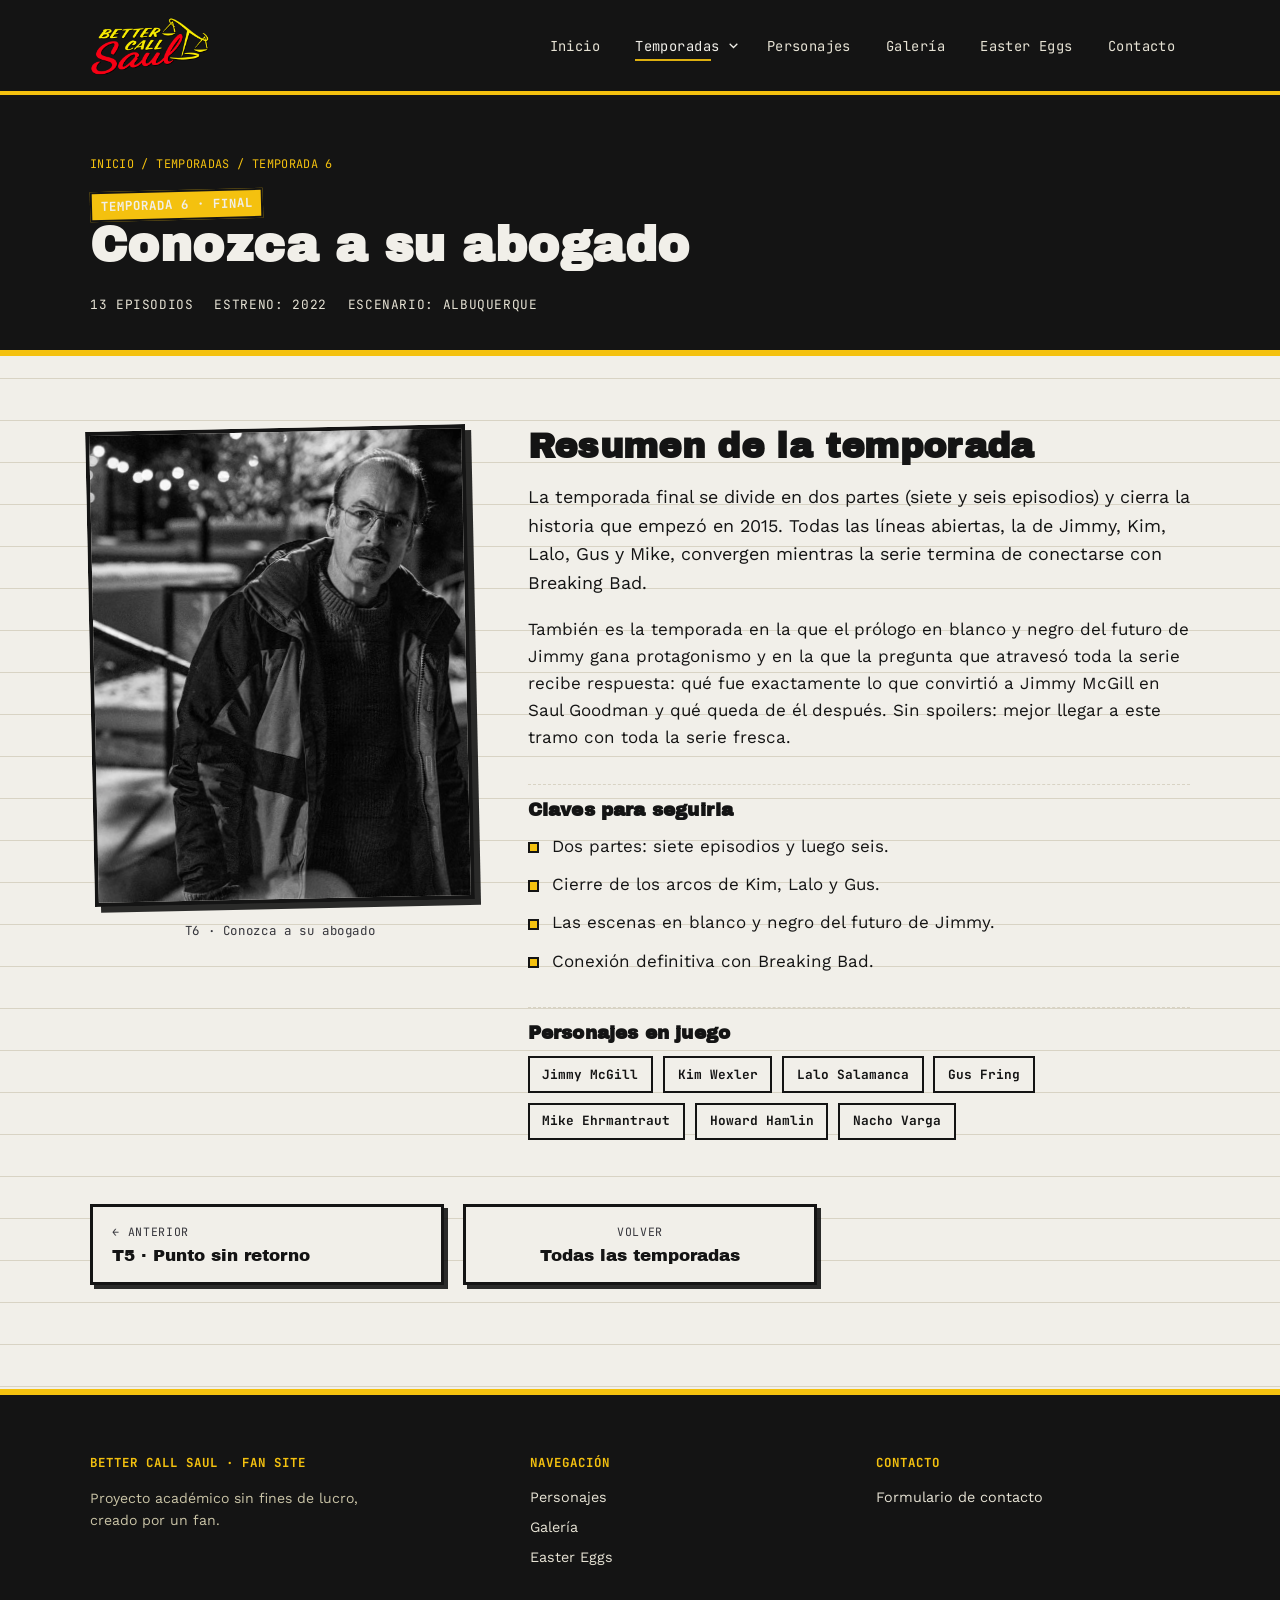
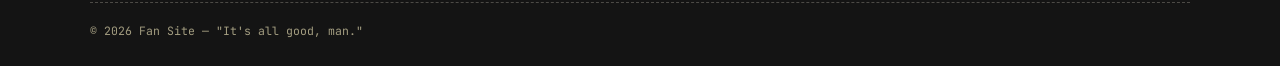
<file: temporada-6.html>
<!DOCTYPE html>
<html lang="es-AR">

<head>
  <meta charset="UTF-8">
  <meta name="viewport" content="width=device-width, initial-scale=1.0">
  <title>Temporada 6 — Conozca a su abogado | Better Call Saul Fan Site</title>
  <meta name="description"
    content="Resumen de la Temporada 6 de Better Call Saul, la temporada final: el cierre de la historia de Jimmy, Kim, Lalo y Gus y su conexión con Breaking Bad.">
  <link rel="canonical" href="https://bettercallsaul-mgh.vercel.app/temporada-6.html">
  <meta property="og:type" content="article">
  <meta property="og:site_name" content="Better Call Saul — Sitio de Fans">
  <meta property="og:locale" content="es_AR">
  <meta property="og:title" content="Temporada 6 — Conozca a su abogado | Better Call Saul Fan Site">
  <meta property="og:description"
    content="Resumen de la Temporada 6 de Better Call Saul, la temporada final: el cierre de la historia de Jimmy, Kim, Lalo y Gus y su conexión con Breaking Bad.">
  <meta property="og:image" content="https://bettercallsaul-mgh.vercel.app/imagenes/imagen6.jpg">
  <meta property="og:url" content="https://bettercallsaul-mgh.vercel.app/temporada-6.html">
  <meta name="twitter:card" content="summary_large_image">
  <meta name="twitter:title" content="Temporada 6 — Conozca a su abogado | Better Call Saul Fan Site">
  <meta name="twitter:description"
    content="Resumen de la Temporada 6 de Better Call Saul, la temporada final: el cierre de la historia de Jimmy, Kim, Lalo y Gus y su conexión con Breaking Bad.">
  <meta name="twitter:image" content="https://bettercallsaul-mgh.vercel.app/imagenes/imagen6.jpg">
  <link rel="icon" href="imagenes/favicon.ico" sizes="any">
  <script type="application/ld+json">
{
  "@context": "https://schema.org",
  "@type": "BreadcrumbList",
  "itemListElement": [
    { "@type": "ListItem", "position": 1, "name": "Inicio", "item": "https://bettercallsaul-mgh.vercel.app/" },
    { "@type": "ListItem", "position": 2, "name": "Temporadas", "item": "https://bettercallsaul-mgh.vercel.app/temporadas.html" },
    { "@type": "ListItem", "position": 3, "name": "Temporada 6", "item": "https://bettercallsaul-mgh.vercel.app/temporada-6.html" }
  ]
}
</script>
  <link rel="stylesheet" href="css/estilos.css">
</head>

<body>
  <a href="#contenido" class="saltar-enlace">Saltar al contenido</a>

  <header class="encabezado">
    <nav class="nav" aria-label="Navegación principal">
      <a href="index.html" class="marca" aria-label="Better Call Saul — Ir al inicio">
        <img src="imagenes/logo-bcs.png" alt="Better Call Saul" width="320" height="172">
      </a>
      <button class="nav-toggle" aria-label="Abrir menú" aria-expanded="false">
        <span></span>
      </button>
      <ul class="nav-lista">
        <li><a href="index.html" class="nav-link">Inicio</a></li>
        <li class="tiene-submenu">
          <a href="temporadas.html" class="nav-link">Temporadas</a>
          <button type="button" class="submenu-toggle" aria-label="Mostrar las temporadas" aria-expanded="false"
            aria-controls="submenu-temporadas"><svg class="caret" viewBox="0 0 12 8" width="14" height="10"
              aria-hidden="true" focusable="false">
              <path d="M1.5 1.5 6 6l4.5-4.5" fill="none" stroke="currentColor" stroke-width="2.4"
                stroke-linecap="square" />
            </svg></button>
          <ul class="submenu" id="submenu-temporadas">
            <li><a href="temporada-1.html">Temporada 1 <span class="n">01</span></a></li>
            <li><a href="temporada-2.html">Temporada 2 <span class="n">02</span></a></li>
            <li><a href="temporada-3.html">Temporada 3 <span class="n">03</span></a></li>
            <li><a href="temporada-4.html">Temporada 4 <span class="n">04</span></a></li>
            <li><a href="temporada-5.html">Temporada 5 <span class="n">05</span></a></li>
            <li><a href="temporada-6.html">Temporada 6 <span class="n">06</span></a></li>
          </ul>
        </li>
        <li><a href="personajes.html" class="nav-link">Personajes</a></li>
        <li><a href="galeria.html" class="nav-link">Galería</a></li>
        <li><a href="easter-eggs.html" class="nav-link">Easter Eggs</a></li>
        <li><a href="contacto.html" class="nav-link">Contacto</a></li>
      </ul>
    </nav>
  </header>

  <main id="contenido">
    <section class="cabecera-pagina">
      <div class="envoltura">
        <p class="migas"><a href="index.html">INICIO</a> / <a href="temporadas.html">TEMPORADAS</a> / TEMPORADA 6</p>
        <span class="etiqueta">TEMPORADA 6 · FINAL</span>
        <h1>Conozca a su abogado</h1>
        <p class="datos-temporada"><span>13 EPISODIOS</span><span>ESTRENO: 2022</span><span>ESCENARIO:
            ALBUQUERQUE</span></p>
      </div>
    </section>

    <section class="seccion">
      <div class="envoltura">
        <div class="temporada-detalle">
          <figure class="poster-grande revelar">
            <img src="imagenes/imagen6.jpg" alt="Póster Temporada 6 — Conozca a su abogado" width="900" height="1125">
            <figcaption>T6 · Conozca a su abogado</figcaption>
          </figure>

          <div class="temporada-texto revelar">
            <h2>Resumen de la temporada</h2>
            <p class="entradilla">La temporada final se divide en dos partes (siete y seis episodios) y cierra la
              historia que empezó en 2015. Todas las líneas abiertas, la de Jimmy, Kim, Lalo, Gus y Mike, convergen
              mientras la serie termina de conectarse con Breaking Bad.</p>
            <p>También es la temporada en la que el prólogo en blanco y negro del futuro de Jimmy gana protagonismo y en
              la que la pregunta que atravesó toda la serie recibe respuesta: qué fue exactamente lo que convirtió a
              Jimmy McGill en Saul Goodman y qué queda de él después. Sin spoilers: mejor llegar a este tramo con toda
              la serie fresca.</p>

            <h3>Claves para seguirla</h3>
            <ul class="claves">
              <li>Dos partes: siete episodios y luego seis.</li>
              <li>Cierre de los arcos de Kim, Lalo y Gus.</li>
              <li>Las escenas en blanco y negro del futuro de Jimmy.</li>
              <li>Conexión definitiva con Breaking Bad.</li>
            </ul>

            <h3>Personajes en juego</h3>
            <ul class="chips-personajes">
              <li><a href="personajes.html">Jimmy McGill</a></li>
              <li><a href="personajes.html">Kim Wexler</a></li>
              <li><a href="personajes.html">Lalo Salamanca</a></li>
              <li><a href="personajes.html">Gus Fring</a></li>
              <li><a href="personajes.html">Mike Ehrmantraut</a></li>
              <li><a href="personajes.html">Howard Hamlin</a></li>
              <li><a href="personajes.html">Nacho Varga</a></li>
            </ul>
          </div>
        </div>

        <nav class="nav-temporadas revelar" aria-label="Otras temporadas">
          <a class="caja-enlace" href="temporada-5.html" rel="prev"><span class="dir">← ANTERIOR</span><strong>T5 ·
              Punto sin retorno</strong></a>
          <a class="caja-enlace centro" href="temporadas.html"><span class="dir">VOLVER</span><strong>Todas las
              temporadas</strong></a>
          <span></span>
        </nav>
      </div>
    </section>
  </main>

  <footer class="pie-pagina">
    <div class="envoltura">
      <div class="pie-grid">
        <div>
          <h4>BETTER CALL SAUL · FAN SITE</h4>
          <p style="max-width:34ch; font-size:.88rem; color:#c9c3a6;">
            Proyecto académico sin fines de lucro, creado por un fan.
          </p>
        </div>
        <div>
          <h4>NAVEGACIÓN</h4>
          <ul>
            <li><a href="personajes.html">Personajes</a></li>
            <li><a href="galeria.html">Galería</a></li>
            <li><a href="easter-eggs.html">Easter Eggs</a></li>
          </ul>
        </div>
        <div>
          <h4>CONTACTO</h4>
          <ul>
            <li><a href="contacto.html">Formulario de contacto</a></li>
          </ul>
        </div>
      </div>
      <div class="pie-inferior">
        <span>© <span data-anio></span> Fan Site — "It's all good, man."</span>
      </div>
    </div>
  </footer>

  <script src="js/base.js"></script>
</body>

</html>
</file>
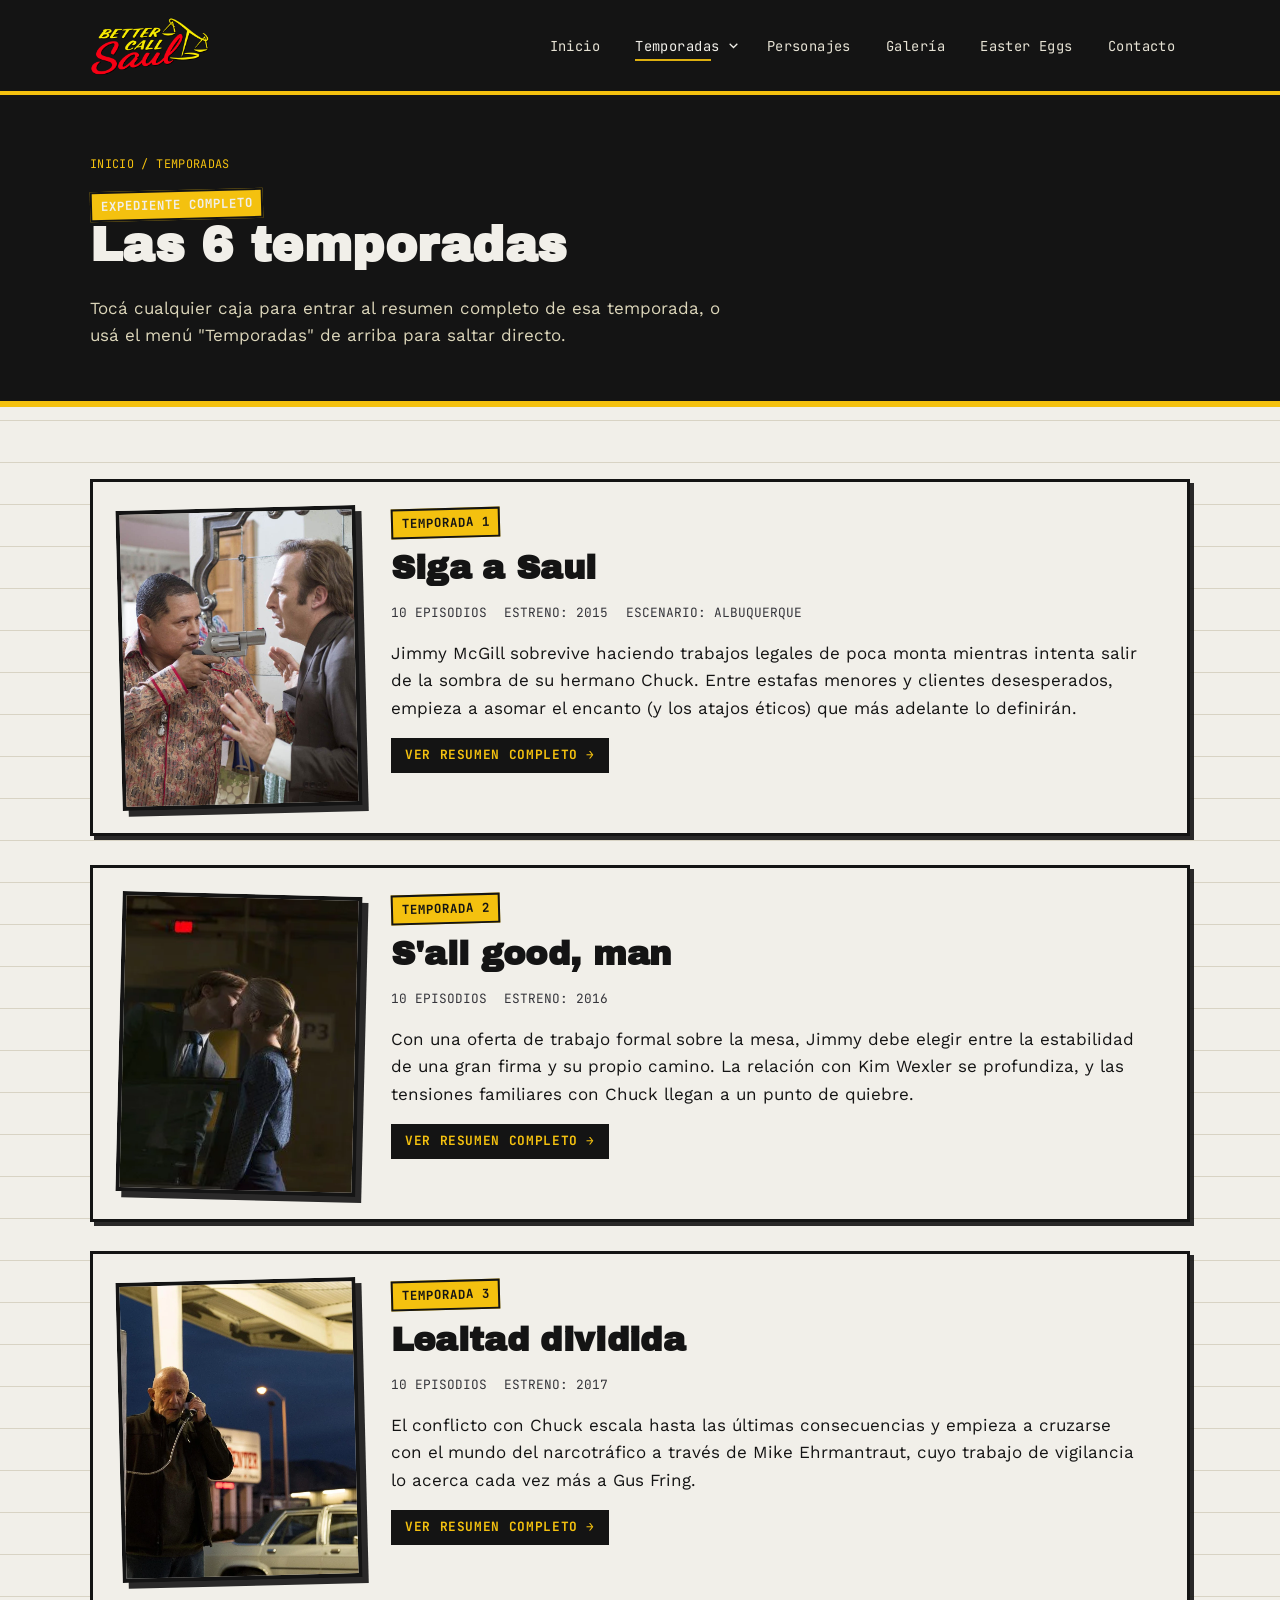
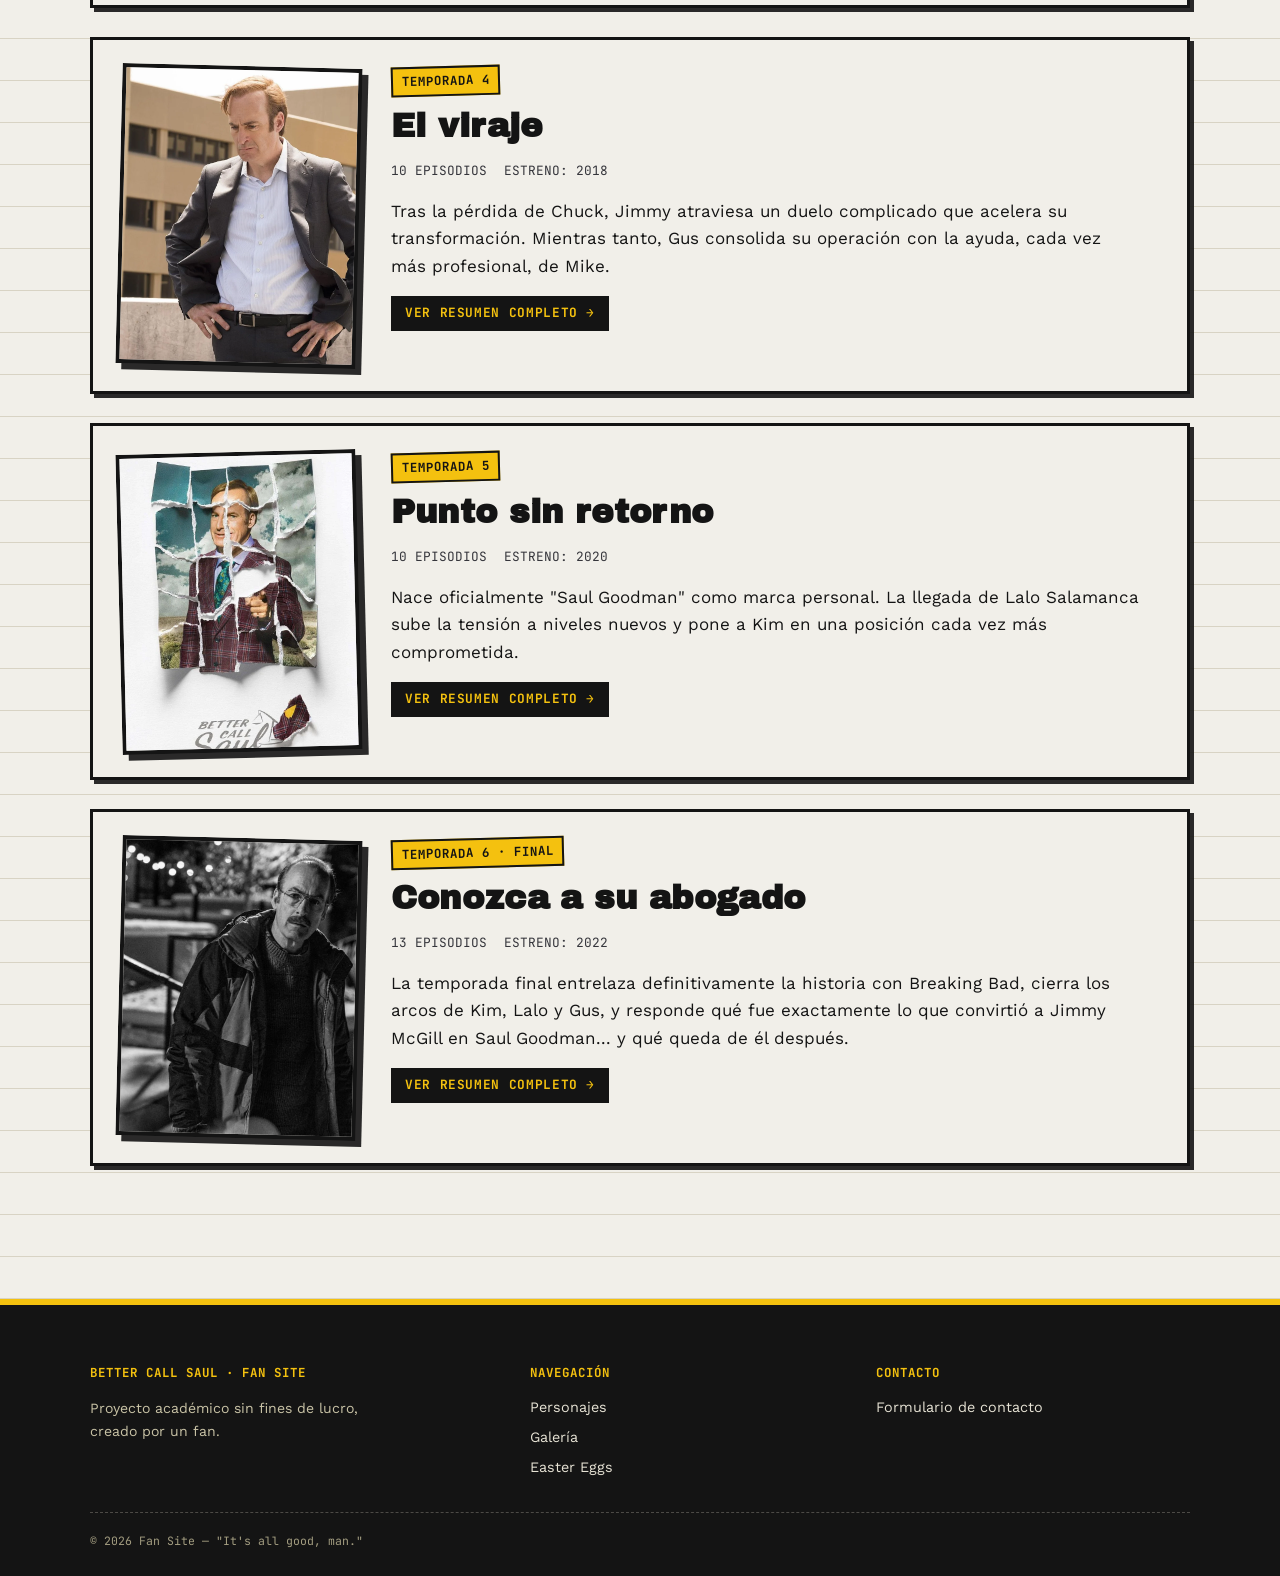
<file: temporadas.html>
<!DOCTYPE html>
<html lang="es-AR">

<head>
  <meta charset="UTF-8">
  <meta name="viewport" content="width=device-width, initial-scale=1.0">
  <title>Temporadas — Better Call Saul Fan Site</title>
  <meta name="description" content="Recorré las 6 temporadas de Better Call Saul, temporada por temporada.">
  <link rel="canonical" href="https://bettercallsaul-mgh.vercel.app/temporadas.html">
  <meta property="og:type" content="website">
  <meta property="og:site_name" content="Better Call Saul — Sitio de Fans">
  <meta property="og:locale" content="es_AR">
  <meta property="og:title" content="Temporadas — Better Call Saul Fan Site">
  <meta property="og:description" content="Recorré las 6 temporadas de Better Call Saul, temporada por temporada.">
  <meta property="og:image" content="https://bettercallsaul-mgh.vercel.app/imagenes/imagen1.jpg">
  <meta property="og:url" content="https://bettercallsaul-mgh.vercel.app/temporadas.html">
  <meta name="twitter:card" content="summary_large_image">
  <meta name="twitter:title" content="Temporadas — Better Call Saul Fan Site">
  <meta name="twitter:description" content="Recorré las 6 temporadas de Better Call Saul, temporada por temporada.">
  <meta name="twitter:image" content="https://bettercallsaul-mgh.vercel.app/imagenes/imagen1.jpg">
  <link rel="icon" href="imagenes/favicon.ico" sizes="any">
  <script type="application/ld+json">
{
  "@context": "https://schema.org",
  "@type": "BreadcrumbList",
  "itemListElement": [
    { "@type": "ListItem", "position": 1, "name": "Inicio", "item": "https://bettercallsaul-mgh.vercel.app/" },
    { "@type": "ListItem", "position": 2, "name": "Temporadas", "item": "https://bettercallsaul-mgh.vercel.app/temporadas.html" }
  ]
}
</script>
  <link rel="stylesheet" href="css/estilos.css">
</head>

<body>
  <a href="#contenido" class="saltar-enlace">Saltar al contenido</a>

  <header class="encabezado">
    <nav class="nav" aria-label="Navegación principal">
      <a href="index.html" class="marca" aria-label="Better Call Saul — Ir al inicio">
        <img src="imagenes/logo-bcs.png" alt="Better Call Saul" width="320" height="172">
      </a>
      <button class="nav-toggle" aria-label="Abrir menú" aria-expanded="false">
        <span></span>
      </button>
      <ul class="nav-lista">
        <li><a href="index.html" class="nav-link">Inicio</a></li>
        <li class="tiene-submenu">
          <a href="temporadas.html" class="nav-link">Temporadas</a>
          <button type="button" class="submenu-toggle" aria-label="Mostrar las temporadas" aria-expanded="false"
            aria-controls="submenu-temporadas"><svg class="caret" viewBox="0 0 12 8" width="14" height="10"
              aria-hidden="true" focusable="false">
              <path d="M1.5 1.5 6 6l4.5-4.5" fill="none" stroke="currentColor" stroke-width="2.4"
                stroke-linecap="square" />
            </svg></button>
          <ul class="submenu" id="submenu-temporadas">
            <li><a href="temporada-1.html">Temporada 1 <span class="n">01</span></a></li>
            <li><a href="temporada-2.html">Temporada 2 <span class="n">02</span></a></li>
            <li><a href="temporada-3.html">Temporada 3 <span class="n">03</span></a></li>
            <li><a href="temporada-4.html">Temporada 4 <span class="n">04</span></a></li>
            <li><a href="temporada-5.html">Temporada 5 <span class="n">05</span></a></li>
            <li><a href="temporada-6.html">Temporada 6 <span class="n">06</span></a></li>
          </ul>
        </li>
        <li><a href="personajes.html" class="nav-link">Personajes</a></li>
        <li><a href="galeria.html" class="nav-link">Galería</a></li>
        <li><a href="easter-eggs.html" class="nav-link">Easter Eggs</a></li>
        <li><a href="contacto.html" class="nav-link">Contacto</a></li>
      </ul>
    </nav>
  </header>

  <main id="contenido">
    <section class="cabecera-pagina">
      <div class="envoltura">
        <p class="migas">INICIO / TEMPORADAS</p>
        <span class="etiqueta">EXPEDIENTE COMPLETO</span>
        <h1>Las 6 temporadas</h1>
        <p style="color:#dcd6ba; max-width:60ch;">
          Tocá cualquier caja para entrar al resumen completo de esa temporada, o usá el menú
          "Temporadas" de arriba para saltar directo.
        </p>
      </div>
    </section>

    <section class="seccion">
      <div class="envoltura">

        <a class="temporada-bloque revelar" id="temporada-1" href="temporada-1.html"
          aria-label="Ver el resumen completo de la Temporada 1: Siga a Saul">
          <img class="marco-poster" src="imagenes/imagen1.jpg" alt="Póster Temporada 1 — Siga a Saul" width="900"
            height="1125" loading="lazy">
          <div class="temporada-info">
            <span class="etiqueta">TEMPORADA 1</span>
            <h2>Siga a Saul</h2>
            <div class="meta"><span>10 EPISODIOS</span><span>ESTRENO: 2015</span><span>ESCENARIO: ALBUQUERQUE</span>
            </div>
            <p>
              Jimmy McGill sobrevive haciendo trabajos legales de poca monta mientras intenta
              salir de la sombra de su hermano Chuck. Entre estafas menores y clientes
              desesperados, empieza a asomar el encanto (y los atajos éticos) que más
              adelante lo definirán.
            </p>
            <span class="ver-mas">VER RESUMEN COMPLETO <span aria-hidden="true">→</span></span>
          </div>
        </a>

        <a class="temporada-bloque revelar" id="temporada-2" href="temporada-2.html"
          aria-label="Ver el resumen completo de la Temporada 2: S&#39;all good, man">
          <img class="marco-poster" src="imagenes/imagen2.jpg" alt="Póster Temporada 2 — S'all good, man" width="900"
            height="1125" loading="lazy">
          <div class="temporada-info">
            <span class="etiqueta">TEMPORADA 2</span>
            <h2>S'all good, man</h2>
            <div class="meta"><span>10 EPISODIOS</span><span>ESTRENO: 2016</span></div>
            <p>
              Con una oferta de trabajo formal sobre la mesa, Jimmy debe elegir entre la
              estabilidad de una gran firma y su propio camino. La relación con Kim Wexler
              se profundiza, y las tensiones familiares con Chuck llegan a un punto de quiebre.
            </p>
            <span class="ver-mas">VER RESUMEN COMPLETO <span aria-hidden="true">→</span></span>
          </div>
        </a>

        <a class="temporada-bloque revelar" id="temporada-3" href="temporada-3.html"
          aria-label="Ver el resumen completo de la Temporada 3: Lealtad dividida">
          <img class="marco-poster" src="imagenes/imagen3.jpg" alt="Póster Temporada 3 — Lealtad dividida" width="900"
            height="1125" loading="lazy">
          <div class="temporada-info">
            <span class="etiqueta">TEMPORADA 3</span>
            <h2>Lealtad dividida</h2>
            <div class="meta"><span>10 EPISODIOS</span><span>ESTRENO: 2017</span></div>
            <p>
              El conflicto con Chuck escala hasta las últimas consecuencias y empieza a
              cruzarse con el mundo del narcotráfico a través de Mike Ehrmantraut, cuyo
              trabajo de vigilancia lo acerca cada vez más a Gus Fring.
            </p>
            <span class="ver-mas">VER RESUMEN COMPLETO <span aria-hidden="true">→</span></span>
          </div>
        </a>

        <a class="temporada-bloque revelar" id="temporada-4" href="temporada-4.html"
          aria-label="Ver el resumen completo de la Temporada 4: El viraje">
          <img class="marco-poster" src="imagenes/imagen4.jpg" alt="Póster Temporada 4 — El viraje" width="900"
            height="1125" loading="lazy">
          <div class="temporada-info">
            <span class="etiqueta">TEMPORADA 4</span>
            <h2>El viraje</h2>
            <div class="meta"><span>10 EPISODIOS</span><span>ESTRENO: 2018</span></div>
            <p>
              Tras la pérdida de Chuck, Jimmy atraviesa un duelo complicado que acelera su
              transformación. Mientras tanto, Gus consolida su operación con la ayuda,
              cada vez más profesional, de Mike.
            </p>
            <span class="ver-mas">VER RESUMEN COMPLETO <span aria-hidden="true">→</span></span>
          </div>
        </a>

        <a class="temporada-bloque revelar" id="temporada-5" href="temporada-5.html"
          aria-label="Ver el resumen completo de la Temporada 5: Punto sin retorno">
          <img class="marco-poster" src="imagenes/imagen5.jpg" alt="Póster Temporada 5 — Punto sin retorno" width="900"
            height="1125" loading="lazy">
          <div class="temporada-info">
            <span class="etiqueta">TEMPORADA 5</span>
            <h2>Punto sin retorno</h2>
            <div class="meta"><span>10 EPISODIOS</span><span>ESTRENO: 2020</span></div>
            <p>
              Nace oficialmente "Saul Goodman" como marca personal. La llegada de Lalo
              Salamanca sube la tensión a niveles nuevos y pone a Kim en una posición cada
              vez más comprometida.
            </p>
            <span class="ver-mas">VER RESUMEN COMPLETO <span aria-hidden="true">→</span></span>
          </div>
        </a>

        <a class="temporada-bloque revelar" id="temporada-6" href="temporada-6.html"
          aria-label="Ver el resumen completo de la Temporada 6: Conozca a su abogado">
          <img class="marco-poster" src="imagenes/imagen6.jpg" alt="Póster Temporada 6 — Conozca a su abogado"
            width="900" height="1125" loading="lazy">
          <div class="temporada-info">
            <span class="etiqueta">TEMPORADA 6 · FINAL</span>
            <h2>Conozca a su abogado</h2>
            <div class="meta"><span>13 EPISODIOS</span><span>ESTRENO: 2022</span></div>
            <p>
              La temporada final entrelaza definitivamente la historia con Breaking Bad,
              cierra los arcos de Kim, Lalo y Gus, y responde qué fue exactamente lo que
              convirtió a Jimmy McGill en Saul Goodman... y qué queda de él después.
            </p>
            <span class="ver-mas">VER RESUMEN COMPLETO <span aria-hidden="true">→</span></span>
          </div>
        </a>

      </div>
    </section>
  </main>

  <footer class="pie-pagina">
    <div class="envoltura">
      <div class="pie-grid">
        <div>
          <h4>BETTER CALL SAUL · FAN SITE</h4>
          <p style="max-width:34ch; font-size:.88rem; color:#c9c3a6;">
            Proyecto académico sin fines de lucro, creado por un fan.
          </p>
        </div>
        <div>
          <h4>NAVEGACIÓN</h4>
          <ul>
            <li><a href="personajes.html">Personajes</a></li>
            <li><a href="galeria.html">Galería</a></li>
            <li><a href="easter-eggs.html">Easter Eggs</a></li>
          </ul>
        </div>
        <div>
          <h4>CONTACTO</h4>
          <ul>
            <li><a href="contacto.html">Formulario de contacto</a></li>
          </ul>
        </div>
      </div>
      <div class="pie-inferior">
        <span>© <span data-anio></span> Fan Site — "It's all good, man."</span>
      </div>
    </div>
  </footer>

  <script src="js/base.js"></script>
</body>

</html>
</file>
<file: css/estilos.css>
/* =============================================================
   BETTER CALL SAUL — sitio de fans
   Sistema de diseño: "Expediente del bufete"
   Paleta (inspirada en el póster oficial: amarillo, rojo, gris oscuro):
     --tinta      #141414  (negro casi puro, "tinta de máquina de escribir")
     --papel      #f1efe9  (fondo claro neutro, tipo hoja de expediente)
     --mostaza    #f4c10f  (amarillo cartel / logo de la serie)
     --petroleo   #35353b  (gris oscuro / carbón — reemplaza al verde-azulado)
     --rojo-sello #e2231a  (rojo vivo del logo, sello "URGENTE")
     --gris-linea #d8d3c4  (líneas y bordes suaves sobre el papel)
   Tipografía:
     Titulares -> "Archivo Black" (condensada, contundente, letrero de tribunal)
     Cuerpo    -> "Work Sans" (limpia, legible)
     Etiquetas -> "JetBrains Mono" (ficha de expediente / máquina de escribir)
   ============================================================= */

@import url('https://fonts.googleapis.com/css2?family=Archivo+Black&family=Work+Sans:ital,wght@0,400;0,500;0,600;0,700;1,400&family=JetBrains+Mono:wght@400;600;700&display=swap');

:root {
  --tinta: #141414;
  --papel: #f1efe9;
  --papel-alt: #e6e2d4;
  --mostaza: #f4c10f;
  --mostaza-oscuro: #caa10784;
  --petroleo: #35353b;
  --rojo-sello: #e2231a;
  --gris-linea: #d8d3c4;
  --sombra-dura: 6px 6px 0 rgba(20, 20, 20, 0.9);
  --sombra-dura-sm: 4px 4px 0 rgba(20, 20, 20, 0.9);
  --radio: 2px;
  --max-ancho: 1180px;
  --font-titular: 'Archivo Black', 'Poppins', sans-serif;
  --font-cuerpo: 'Work Sans', sans-serif;
  --font-mono: 'JetBrains Mono', monospace;
}

/* -------------------- Reset básico -------------------- */
*,
*::before,
*::after {
  box-sizing: border-box;
}

html {
  scroll-behavior: smooth;
}

body {
  margin: 0;
  background-color: var(--papel);
  color: var(--tinta);
  font-family: var(--font-cuerpo);
  font-size: 17px;
  line-height: 1.6;
  background-image:
    linear-gradient(var(--gris-linea) 1px, transparent 1px);
  background-size: 100% 42px;
}

img {
  max-width: 100%;
  height: auto;
  display: block;
}

a {
  color: inherit;
  text-decoration: none;
}

ul {
  list-style: none;
  margin: 0;
  padding: 0;
}

h1,
h2,
h3 {
  font-family: var(--font-titular);
  line-height: 1.05;
  margin: 0 0 .5em;
  letter-spacing: .01em;
}

p {
  max-width: 68ch;
}

button {
  font-family: inherit;
  cursor: pointer;
}

/* -------------------- Accesibilidad: saltar al contenido -------------------- */
.saltar-enlace {
  position: absolute;
  left: -999px;
  top: auto;
  width: 1px;
  height: 1px;
  overflow: hidden;
  z-index: 999;
}

.saltar-enlace:focus {
  position: fixed;
  left: 1rem;
  top: 1rem;
  width: auto;
  height: auto;
  background: var(--mostaza);
  color: var(--tinta);
  padding: .7rem 1.1rem;
  font-family: var(--font-mono);
  font-weight: 700;
  border: 3px solid var(--tinta);
  box-shadow: var(--sombra-dura-sm);
}

.envoltura {
  max-width: var(--max-ancho);
  margin: 0 auto;
  padding: 0 clamp(1.1rem, 4vw, 2.5rem);
}

/* Respeta reduced motion */
@media (prefers-reduced-motion: reduce) {

  *,
  *::before,
  *::after {
    animation-duration: .001ms !important;
    animation-iteration-count: 1 !important;
    transition-duration: .001ms !important;
    scroll-behavior: auto !important;
  }
}

/* -------------------- Foco visible -------------------- */
a:focus-visible,
button:focus-visible,
input:focus-visible,
textarea:focus-visible,
select:focus-visible {
  outline: 3px solid var(--petroleo);
  outline-offset: 3px;
}

/* -------------------- Etiqueta / sello reutilizable -------------------- */
.etiqueta {
  display: inline-block;
  font-family: var(--font-mono);
  font-weight: 700;
  font-size: .78rem;
  letter-spacing: .08em;
  padding: .25em .7em;
  border: 2px solid var(--tinta);
  background: var(--mostaza);
  transform: rotate(-1.5deg);
}

.sello {
  position: relative;
  display: inline-block;
  font-family: var(--font-mono);
  font-weight: 700;
  color: var(--rojo-sello);
  border: 3px solid var(--rojo-sello);
  padding: .15em .6em;
  border-radius: 999px;
  transform: rotate(-6deg);
  letter-spacing: .06em;
  font-size: .8rem;
  opacity: .9;
}

/* =============================================================
   BARRA DE NAVEGACIÓN — pestañas de carpeta
   ============================================================= */
.encabezado {
  position: sticky;
  top: 0;
  z-index: 200;
  background: var(--tinta);
  border-bottom: 4px solid var(--mostaza);
  transition: background-color .3s ease, border-color .3s ease;
}

/* Home: el menú flota sobre el hero, transparente y sin franja amarilla,
   hasta que se hace scroll (JS agrega .scrolleado y vuelve al estilo normal). */
.encabezado--hero {
  position: fixed;
  top: 0;
  left: 0;
  right: 0;
  background-color: transparent;
  border-bottom-color: transparent;
}

.encabezado--hero::before {
  /* degradado sutil para que se lean los links */
  content: '';
  position: absolute;
  inset: 0 0 -24px 0;
  background: linear-gradient(180deg, rgba(20, 20, 20, .65), rgba(20, 20, 20, 0));
  transition: opacity .3s ease;
  pointer-events: none;
}

.encabezado--hero.scrolleado {
  background-color: var(--tinta);
  border-bottom-color: var(--mostaza);
}

.encabezado--hero.scrolleado::before {
  opacity: 0;
}

.encabezado--hero:has(.nav-lista.abierta) {
  /* menú móvil abierto: fondo sólido */
  background-color: var(--tinta);
}

.nav {
  display: flex;
  align-items: center;
  justify-content: space-between;
  padding: .85rem clamp(1.1rem, 4vw, 2.5rem);
  max-width: var(--max-ancho);
  margin: 0 auto;
  position: relative;
}

.marca {
  display: flex;
  align-items: center;
  flex-shrink: 0;
  user-select: none;
}

.marca img {
  height: clamp(46px, 6.5vw, 64px);
  /* el logo se adapta al alto del menú */
  width: auto;
}

.nav-toggle {
  display: none;
  background: none;
  border: 2px solid var(--mostaza);
  color: var(--mostaza);
  width: 44px;
  height: 40px;
  padding: 0;
  position: relative;
}

.nav-toggle span,
.nav-toggle span::before,
.nav-toggle span::after {
  content: '';
  position: absolute;
  left: 10px;
  right: 10px;
  height: 2px;
  background: var(--mostaza);
  transition: transform .25s ease, opacity .25s ease, top .25s ease;
}

.nav-toggle span {
  top: 19px;
}

.nav-toggle span::before,
.nav-toggle span::after {
  /* las rayitas son hijas del <span> central: deben ocupar todo su ancho
     (con left/right: 10px quedaban de ancho 0 y no se veían) */
  left: 0;
  right: 0;
}

.nav-toggle span::before {
  top: -8px;
}

.nav-toggle span::after {
  top: 8px;
}

.nav-toggle[aria-expanded="true"] span {
  background: transparent;
}

.nav-toggle[aria-expanded="true"] span::before {
  top: 0;
  transform: rotate(45deg);
}

.nav-toggle[aria-expanded="true"] span::after {
  top: 0;
  transform: rotate(-45deg);
}

.nav-lista {
  display: flex;
  align-items: center;
  gap: .35rem;
  font-family: var(--font-mono);
  font-size: .86rem;
  letter-spacing: .03em;
}

.nav-lista>li {
  position: relative;
}

.nav-link {
  display: inline-flex;
  align-items: center;
  gap: .35rem;
  padding: .55rem .8rem;
  color: var(--papel-alt);
  border: 2px solid transparent;
  transition: background .2s ease, color .2s ease, border-color .2s ease;
}

.nav-link:hover,
.nav-link:focus-visible {
  color: var(--tinta);
  background: var(--mostaza);
  border-color: var(--tinta);
}

.nav-lista>li.activa>.nav-link {
  color: var(--papel);
}

/* Sección actual: línea sutil debajo del texto (sin fondo ni contorno) */
.nav-lista>li>.nav-link {
  position: relative;
}

.nav-lista>li>.nav-link::after {
  content: '';
  position: absolute;
  left: .8rem;
  right: .8rem;
  bottom: .3rem;
  height: 2px;
  background: var(--mostaza);
  opacity: .9;
  transform: scaleX(0);
  transition: transform .25s ease;
}

.nav-lista>li.activa>.nav-link::after {
  transform: scaleX(1);
}

.caret {
  display: block;
  transition: transform .2s ease;
}

/* --- "Temporadas": el texto navega a temporadas.html y la flecha abre/cierra el submenú --- */
.tiene-submenu {
  display: flex;
  align-items: stretch;
}

.tiene-submenu>.nav-link {
  padding-right: .3rem;
}

/* el subrayado de "sección actual" termina justo donde termina la palabra */
.tiene-submenu>.nav-link::after {
  right: .3rem;
}

.submenu-toggle {
  appearance: none;
  display: inline-flex;
  align-items: center;
  justify-content: center;
  padding: .55rem .55rem .55rem .15rem;
  font: inherit;
  cursor: pointer;
  /* mismo color que las palabras del navbar, sin caja ni fondo */
  color: var(--papel-alt);
  background: none;
  border: 0;
  transition: color .2s ease;
}

.nav-lista>li.activa>.submenu-toggle {
  color: var(--papel);
}

@media (hover: hover) {
  .submenu-toggle:hover {
    color: var(--mostaza);
  }
}

.submenu-toggle:focus-visible {
  color: var(--mostaza);
}

.submenu-toggle:focus-visible {
  outline: 2px solid var(--mostaza);
  outline-offset: -2px;
}

/* flecha chica y de trazo fino */
.submenu-toggle .caret {
  width: 9px;
  height: 6px;
}

.submenu-toggle .caret path {
  stroke-width: 1.7;
}

.tiene-submenu.abierto>.submenu-toggle .caret {
  transform: rotate(180deg);
}

/* --- submenú desplegable (Temporadas) --- */
.tiene-submenu>.submenu {
  position: absolute;
  top: calc(100% + 10px);
  left: 0;
  min-width: 240px;
  background: var(--papel);
  border: 3px solid var(--tinta);
  box-shadow: var(--sombra-dura);
  padding: .4rem;
  opacity: 0;
  visibility: hidden;
  transform: translateY(-8px);
  transition: opacity .2s ease, transform .2s ease, visibility .2s;
  z-index: 50;
}

.tiene-submenu.abierto>.submenu {
  opacity: 1;
  visibility: visible;
  transform: translateY(0);
}

.submenu li+li {
  border-top: 1px dashed var(--gris-linea);
}

.submenu a {
  display: flex;
  justify-content: space-between;
  gap: .5rem;
  padding: .55rem .6rem;
  color: var(--tinta);
  font-size: .82rem;
}

.submenu a:hover,
.submenu a:focus-visible {
  background: var(--mostaza);
}

.submenu .n {
  font-family: var(--font-mono);
  opacity: .55;
}

.submenu li.activa>a {
  font-weight: 700;
  box-shadow: inset 3px 0 0 var(--mostaza);
}

/* =============================================================
   BOTONES
   ============================================================= */
.boton {
  display: inline-flex;
  align-items: center;
  gap: .5rem;
  font-family: var(--font-mono);
  font-weight: 700;
  font-size: .88rem;
  letter-spacing: .03em;
  padding: .8rem 1.4rem;
  border: 3px solid var(--tinta);
  background: var(--mostaza);
  color: var(--tinta);
  box-shadow: var(--sombra-dura-sm);
  transition: transform .15s ease, box-shadow .15s ease, background .15s ease;
}

.boton:hover,
.boton:focus-visible {
  transform: translate(2px, 2px);
  box-shadow: 2px 2px 0 rgba(20, 20, 20, .9);
}

.boton:active {
  transform: translate(4px, 4px);
  box-shadow: none;
}

.boton.fantasma {
  background: transparent;
  color: var(--papel);
  border-color: var(--papel);
  box-shadow: none;
}

.boton.fantasma:hover {
  background: var(--papel);
  color: var(--tinta);
}

.boton.petroleo {
  background: var(--petroleo);
  color: var(--papel);
}

/* =============================================================
   HERO (portada)
   ============================================================= */
.hero {
  /* La imagen de fondo debe ser 16:9 (ideal 1920×1080). El alto mínimo del hero
     sigue esa proporción (56.25vw = 16:9), así `cover` casi no recorta y se ve la
     imagen completa. En monitores muy grandes se limita para que entre en pantalla,
     y si el texto necesita más alto, el hero crece solo (nunca corta contenido).
     El menú flota sobre el hero, por eso ocupa toda la altura desde el borde superior. */
  background: var(--tinta) url('../imagenes/hero-fondo.jpg') center / cover no-repeat;
  min-height: min(56.25vw, max(100svh, 700px));
  padding-top: 5.5rem;
  /* espacio para el menú que flota encima */
  display: flex;
  align-items: center;
  color: var(--papel);
  position: relative;
  overflow: hidden;
}

.hero::before {
  /* Velo suave: oscurece solo el lado izquierdo (donde va el texto) y deja
     el resto de la imagen bien visible. */
  content: '';
  position: absolute;
  inset: 0;
  background-image: linear-gradient(90deg, rgba(20, 20, 20, .88) 0%, rgba(20, 20, 20, .7) 35%, rgba(20, 20, 20, .18) 68%, rgba(20, 20, 20, 0) 100%),
    linear-gradient(180deg, rgba(20, 20, 20, .35) 0%, rgba(20, 20, 20, 0) 28%, rgba(20, 20, 20, 0) 78%, rgba(20, 20, 20, .45) 100%);
  pointer-events: none;
}

.hero h1 .titulo-serie {
  color: var(--papel);
}

.hero-contenido {
  position: relative;
  padding: clamp(1.5rem, 3vw, 2.5rem) clamp(1.1rem, 4vw, 2.5rem);
  display: grid;
  gap: 1.1rem;
  max-width: 700px;
  /* alineado a la izquierda, con el mismo borde que el menú */
  margin: 0 auto 0 max(0px, calc((100% - var(--max-ancho)) / 2));
}

.hero .etiqueta {
  align-self: start;
}

.hero h1 {
  font-size: clamp(2.4rem, 7vw, 4.8rem);
  color: var(--papel);
}

.hero-eslogan {
  font-family: var(--font-titular);
  font-size: clamp(1.3rem, 3.2vw, 1.9rem);
  margin: 0;
  display: grid;
  gap: .3rem;
}

.hero-eslogan .resaltado {
  color: var(--mostaza);
  display: block;
}

.letrero {
  display: inline-block;
  border: 3px solid var(--mostaza);
  padding: .1em .3em;
}

.letrero.parpadeo {
  animation: parpadeoNeon 3.4s infinite;
}

@keyframes parpadeoNeon {

  0%,
  3%,
  6%,
  100% {
    opacity: 1;
    text-shadow: 0 0 14px rgba(244, 193, 15, .9), 0 0 2px rgba(244, 193, 15, 1);
  }

  4% {
    opacity: .35;
    text-shadow: none;
  }

  7% {
    opacity: .75;
  }
}

.hero p.dek {
  color: var(--papel-alt);
  font-size: 1.08rem;
  max-width: 48ch;
}

.hero-cta {
  display: flex;
  gap: .9rem;
  flex-wrap: wrap;
  margin-top: .4rem;
}

.hero-linea-estado {
  font-family: var(--font-mono);
  font-size: .78rem;
  color: var(--mostaza);
  border-top: 1px dashed rgba(244, 193, 15, .5);
  padding-top: .8rem;
  margin-top: .6rem;
  letter-spacing: .04em;
}

/* =============================================================
   SECCIONES GENERALES
   ============================================================= */
.seccion {
  padding: clamp(2.6rem, 6vw, 4.5rem) 0;
}

.seccion+.seccion {
  border-top: 1px dashed var(--gris-linea);
}

.seccion-cabecera {
  max-width: 620px;
  margin-bottom: 2.2rem;
}

.seccion-cabecera h2 {
  font-size: clamp(1.7rem, 4vw, 2.5rem);
}

.seccion-cabecera p {
  color: #4a4531;
}

.seccion.oscura {
  background: var(--tinta);
  color: var(--papel);
}

.seccion.oscura .seccion-cabecera p {
  color: var(--papel-alt);
}

.seccion.petroleo-bg {
  background: var(--petroleo);
  color: var(--papel);
}

/* Tarjetas de "expediente" reutilizables */
.tarjeta {
  background: var(--papel);
  border: 3px solid var(--tinta);
  box-shadow: var(--sombra-dura-sm);
  padding: 1.4rem;
}

/* -------------------- Grid de vista previa de temporadas (home) -------------------- */
.grid-temporadas-mini {
  display: grid;
  grid-template-columns: repeat(auto-fill, minmax(150px, 1fr));
  gap: 1rem;
}

.mini-temporada {
  position: relative;
  margin: 0;
  /* <figure> trae 40px de margen por defecto */
  background: var(--tinta);
  aspect-ratio: 4/5;
  border: 3px solid var(--tinta);
  overflow: hidden;
  box-shadow: var(--sombra-dura-sm);
  transition: transform .2s ease;
}

.mini-temporada:hover,
.mini-temporada:focus-within {
  transform: translateY(-6px) rotate(-1deg);
}

.mini-temporada img {
  width: 100%;
  height: 100%;
  object-fit: cover;
  object-position: var(--foco, center);
}

.mini-temporada figcaption {
  position: absolute;
  left: 0;
  right: 0;
  bottom: 0;
  background: rgba(20, 20, 20, .82);
  color: var(--papel);
  font-family: var(--font-mono);
  font-size: .72rem;
  line-height: 1.4;
  padding: 0 .5rem;
  text-align: center;
  letter-spacing: .04em;
  /* Altura fija para 2 líneas: los títulos cortos y largos quedan con la
     misma barra, y el texto se centra verticalmente dentro de ella */
  height: 3.4em;
  display: flex;
  align-items: center;
  justify-content: center;
  text-wrap: balance;
}

/* -------------------- Barra de estadísticas -------------------- */
.estadisticas {
  display: grid;
  grid-template-columns: repeat(auto-fit, minmax(150px, 1fr));
  border: 3px solid var(--tinta);
}

.estadistica {
  padding: 1.3rem 1rem;
  text-align: center;
  border-left: 1px dashed var(--gris-linea);
  /* permite dimensionar el número según el ancho real de cada columna */
  container-type: inline-size;
}

.estadistica:first-child {
  border-left: none;
}

.estadistica .num {
  font-family: var(--font-titular);
  /* Tamaño máximo 2.6rem; si la columna es angosta, se achica lo justo para que
     "2015–2022" entre en una sola línea. Todos los números comparten tamaño. */
  font-size: min(2.6rem, calc(100cqi / 6.2));
  line-height: 1.2;
  white-space: nowrap;
  color: var(--petroleo);
  display: block;
}

.estadistica .desc {
  font-family: var(--font-mono);
  font-size: .74rem;
  letter-spacing: .04em;
}

/* =============================================================
   TEMPORADAS.HTML
   ============================================================= */
.temporada-bloque {
  /* cada temporada es una caja clickeable que lleva a su página */
  scroll-margin-top: 5.2rem;
  display: grid;
  grid-template-columns: 240px 1fr;
  gap: 2rem;
  padding: 1.6rem;
  margin-bottom: 1.8rem;
  align-items: start;
  background: var(--papel);
  border: 3px solid var(--tinta);
  box-shadow: var(--sombra-dura-sm);
  color: inherit;
  transition: transform .2s ease, box-shadow .2s ease;
}

.temporada-bloque:hover,
.temporada-bloque:focus-visible {
  transform: translateY(-4px);
  box-shadow: 8px 8px 0 rgba(20, 20, 20, 0.9);
}

.temporada-bloque:focus-visible {
  outline: 3px solid var(--mostaza);
  outline-offset: 3px;
}

.temporada-info p {
  margin-bottom: 1rem;
}

.ver-mas {
  display: inline-block;
  font-family: var(--font-mono);
  font-weight: 700;
  font-size: .8rem;
  letter-spacing: .05em;
  padding: .45rem .9rem;
  background: var(--tinta);
  color: var(--mostaza);
  transition: background .2s ease, color .2s ease;
}

.ver-mas span {
  display: inline-block;
  transition: transform .2s ease;
}

.temporada-bloque:hover .ver-mas,
.temporada-bloque:focus-visible .ver-mas {
  background: var(--mostaza);
  color: var(--tinta);
}

.temporada-bloque:hover .ver-mas span,
.temporada-bloque:focus-visible .ver-mas span {
  transform: translateX(4px);
}

.temporada-bloque .marco-poster {
  width: 100%;
  aspect-ratio: 4/5;
  /* cualquier foto se recorta a 4:5 sin deformarse */
  object-fit: cover;
  object-position: var(--foco, center);
  background: var(--tinta);
  border: 4px solid var(--tinta);
  box-shadow: var(--sombra-dura);
  transform: rotate(-1.4deg);
  transition: transform .25s ease;
}

.temporada-bloque:nth-child(even) .marco-poster {
  transform: rotate(1.4deg);
}

.temporada-bloque:hover .marco-poster,
.temporada-bloque:focus-visible .marco-poster {
  transform: rotate(0deg) scale(1.02);
}

.temporada-info .etiqueta {
  margin-bottom: .8rem;
}

.temporada-info h2 {
  font-size: clamp(1.5rem, 3.4vw, 2.1rem);
}

.temporada-info .meta {
  font-family: var(--font-mono);
  font-size: .8rem;
  color: var(--petroleo);
  margin-bottom: .8rem;
  display: flex;
  gap: 1.1rem;
  flex-wrap: wrap;
}

/* =============================================================
   TEMPORADA-N.HTML — resumen individual de cada temporada
   ============================================================= */
.migas a:hover,
.migas a:focus-visible {
  text-decoration: underline;
}

.datos-temporada {
  display: flex;
  flex-wrap: wrap;
  gap: .4rem 1.3rem;
  margin: 1rem 0 0;
  font-family: var(--font-mono);
  font-size: .8rem;
  letter-spacing: .05em;
  color: var(--papel-alt);
}

.temporada-detalle {
  display: grid;
  grid-template-columns: minmax(240px, 380px) 1fr;
  gap: clamp(1.8rem, 5vw, 3.6rem);
  align-items: start;
}

.poster-grande {
  margin: 0;
  position: sticky;
  top: 6.5rem;
}

.poster-grande img {
  width: 100%;
  aspect-ratio: 4/5;
  /* cualquier foto se recorta a 4:5 sin deformarse */
  object-fit: cover;
  object-position: var(--foco, center);
  background: var(--tinta);
  border: 4px solid var(--tinta);
  box-shadow: var(--sombra-dura);
  transform: rotate(-1.2deg);
}

.poster-grande figcaption {
  margin-top: 1.1rem;
  font-family: var(--font-mono);
  font-size: .78rem;
  letter-spacing: .05em;
  color: var(--petroleo);
  text-align: center;
}

.temporada-texto h2 {
  font-size: clamp(1.6rem, 3.6vw, 2.2rem);
}

.temporada-texto h3 {
  font-size: 1.15rem;
  margin: 2rem 0 .8rem;
  padding-top: 1rem;
  border-top: 1px dashed var(--gris-linea);
}

.temporada-texto p {
  max-width: 62ch;
}

.temporada-texto .entradilla {
  font-size: 1.12rem;
}

.claves {
  display: grid;
  gap: .7rem;
  max-width: 62ch;
}

.claves li {
  position: relative;
  padding-left: 1.5rem;
}

.claves li::before {
  content: '';
  position: absolute;
  left: 0;
  top: .55em;
  width: .7rem;
  height: .7rem;
  background: var(--mostaza);
  border: 2px solid var(--tinta);
}

.chips-personajes {
  display: flex;
  flex-wrap: wrap;
  gap: .6rem;
}

.chips-personajes a {
  display: inline-block;
  font-family: var(--font-mono);
  font-size: .8rem;
  font-weight: 700;
  padding: .4rem .8rem;
  border: 2px solid var(--tinta);
  background: var(--papel);
  transition: background .2s ease;
}

.chips-personajes a:hover,
.chips-personajes a:focus-visible {
  background: var(--mostaza);
}

.nav-temporadas {
  display: grid;
  grid-template-columns: repeat(3, 1fr);
  gap: 1.2rem;
  margin-top: clamp(2.6rem, 6vw, 4rem);
}

.caja-enlace {
  display: flex;
  flex-direction: column;
  gap: .3rem;
  padding: 1rem 1.2rem;
  border: 3px solid var(--tinta);
  background: var(--papel);
  box-shadow: var(--sombra-dura-sm);
  transition: transform .2s ease, background .2s ease;
}

.caja-enlace:hover,
.caja-enlace:focus-visible {
  transform: translateY(-3px);
  background: var(--mostaza);
}

.caja-enlace .dir {
  font-family: var(--font-mono);
  font-size: .72rem;
  letter-spacing: .06em;
  color: var(--petroleo);
}

.caja-enlace strong {
  font-family: var(--font-titular);
  font-weight: 400;
  font-size: 1.05rem;
  line-height: 1.15;
}

.caja-enlace.der,
.caja-enlace.centro {
  text-align: right;
}

.caja-enlace.centro {
  text-align: center;
}

/* =============================================================
   PERSONAJES.HTML — fichas tipo expediente / mugshot
   ============================================================= */
.grid-personajes {
  display: grid;
  grid-template-columns: repeat(auto-fill, minmax(230px, 1fr));
  gap: 1.6rem;
}

.ficha {
  perspective: 1200px;
  height: 340px;
}

.ficha-interior {
  position: relative;
  width: 100%;
  height: 100%;
  transition: transform .6s cubic-bezier(.2, .8, .2, 1);
  transform-style: preserve-3d;
}

.ficha:hover .ficha-interior,
.ficha:focus-within .ficha-interior {
  transform: rotateY(180deg);
}

.ficha-cara {
  position: absolute;
  inset: 0;
  backface-visibility: hidden;
  border: 3px solid var(--tinta);
  background: var(--papel);
  box-shadow: var(--sombra-dura-sm);
  padding: 1.1rem;
  display: flex;
  flex-direction: column;
}

.ficha-avatar {
  width: 84px;
  height: 84px;
  border-radius: 50%;
  display: flex;
  align-items: center;
  justify-content: center;
  font-family: var(--font-titular);
  font-size: 1.6rem;
  color: var(--papel);
  border: 3px solid var(--tinta);
  margin-bottom: .8rem;
}

.ficha-foto {
  width: 96px;
  height: 120px;
  flex-shrink: 0;
  object-fit: cover;
  object-position: var(--foco, center 20%);
  /* prioriza el rostro */
  background: var(--tinta);
  border: 3px solid var(--tinta);
  margin-bottom: .8rem;
}

.ficha-cara .franja {
  margin-top: auto;
  font-family: var(--font-mono);
  font-size: .68rem;
  color: var(--rojo-sello);
  border-top: 1px dashed var(--gris-linea);
  padding-top: .5rem;
}

.ficha-trasera {
  position: absolute;
  inset: 0;
  backface-visibility: hidden;
  transform: rotateY(180deg);
  border: 3px solid var(--tinta);
  background: var(--tinta);
  color: var(--papel);
  padding: 1.1rem;
  display: flex;
  flex-direction: column;
  overflow-y: auto;
}

.ficha-trasera h3 {
  color: var(--mostaza);
  font-size: 1.05rem;
}

.ficha-trasera p {
  font-size: .86rem;
  color: var(--papel-alt);
}

.ficha-trasera .alias {
  font-family: var(--font-mono);
  font-size: .72rem;
  color: var(--mostaza);
  margin-bottom: .5rem;
}

.ficha-hint {
  font-family: var(--font-mono);
  font-size: .64rem;
  text-align: center;
  color: #7a765c;
  margin-top: .6rem;
}

/* =============================================================
   GALERÍA.HTML
   ============================================================= */
.filtros-galeria {
  display: flex;
  gap: .6rem;
  flex-wrap: wrap;
  margin-bottom: 1.8rem;
}

.filtro-btn {
  font-family: var(--font-mono);
  font-size: .78rem;
  font-weight: 700;
  padding: .5rem 1rem;
  border: 2px solid var(--tinta);
  background: var(--papel);
  letter-spacing: .03em;
}

.filtro-btn.activo,
.filtro-btn:hover,
.filtro-btn:focus-visible {
  background: var(--tinta);
  color: var(--mostaza);
}

.grid-galeria {
  display: grid;
  grid-template-columns: repeat(auto-fill, minmax(220px, 1fr));
  gap: 1.3rem;
}

.item-galeria {
  margin: 0;
  /* <figure> trae 40px de margen por defecto */
  border: 3px solid var(--tinta);
  background: var(--papel);
  box-shadow: var(--sombra-dura-sm);
  overflow: hidden;
  cursor: zoom-in;
  transition: transform .35s cubic-bezier(.2, .8, .2, 1), opacity .35s ease;
}

.item-galeria:hover {
  transform: translateY(-4px);
}

.item-galeria img {
  width: 100%;
  height: auto;
  aspect-ratio: 4/5;
  object-fit: cover;
  object-position: var(--foco, center);
  background: var(--tinta);
  transition: transform .5s ease;
}

.item-galeria:hover img {
  transform: scale(1.06);
}

.item-galeria .pie {
  display: flex;
  justify-content: space-between;
  font-family: var(--font-mono);
  font-size: .68rem;
  padding: .5rem .6rem;
  border-top: 2px solid var(--tinta);
}

.item-galeria.oculto {
  display: none;
}

/* --- Lightbox --- */
.lightbox {
  position: fixed;
  inset: 0;
  background: rgba(10, 10, 10, .92);
  display: flex;
  align-items: center;
  justify-content: center;
  z-index: 500;
  opacity: 0;
  visibility: hidden;
  transition: opacity .25s ease, visibility .25s;
  padding: 2rem;
}

.lightbox.activo {
  opacity: 1;
  visibility: visible;
}

.lightbox-caja {
  max-width: min(720px, 90vw);
  text-align: center;
  position: relative;
}

.lightbox-caja img {
  width: auto;
  max-height: 72vh;
  object-fit: contain;
  /* en el visor se ve la foto entera, sin recortar */
  margin: 0 auto;
  border: 4px solid var(--mostaza);
  box-shadow: 0 20px 60px rgba(0, 0, 0, .5);
}

.lightbox-pie {
  color: var(--papel);
  font-family: var(--font-mono);
  margin-top: 1rem;
  font-size: .82rem;
}

.lightbox-cerrar,
.lightbox-prev,
.lightbox-next {
  position: absolute;
  background: var(--mostaza);
  border: 2px solid var(--tinta);
  color: var(--tinta);
  font-family: var(--font-mono);
  font-weight: 700;
  width: 42px;
  height: 42px;
  display: flex;
  align-items: center;
  justify-content: center;
}

.lightbox-cerrar {
  top: -3.2rem;
  right: 0;
}

.lightbox-prev {
  top: 50%;
  left: -1.2rem;
  transform: translate(-100%, -50%);
}

.lightbox-next {
  top: 50%;
  right: -1.2rem;
  transform: translate(100%, -50%);
}

@media (max-width: 640px) {
  .lightbox-prev {
    left: 0;
    transform: translateY(-50%);
  }

  .lightbox-next {
    right: 0;
    transform: translateY(-50%);
  }
}

/* =============================================================
   CONTACTO.HTML
   ============================================================= */
.contacto-grid {
  display: grid;
  grid-template-columns: 1fr 1fr;
  gap: 2.5rem;
  align-items: start;
}

.formulario .campo {
  margin-bottom: 1.2rem;
  display: flex;
  flex-direction: column;
  gap: .4rem;
}

.formulario label {
  font-family: var(--font-mono);
  font-size: .76rem;
  letter-spacing: .04em;
  display: flex;
  justify-content: space-between;
}

.formulario input,
.formulario textarea,
.formulario select {
  font-family: var(--font-cuerpo);
  font-size: 1rem;
  padding: .75rem .8rem;
  border: 2px solid var(--tinta);
  background: var(--papel);
  color: var(--tinta);
}

.formulario input:focus,
.formulario textarea:focus,
.formulario select:focus {
  border-color: var(--petroleo);
}

.formulario textarea {
  resize: vertical;
  min-height: 130px;
}

.formulario .error {
  font-family: var(--font-mono);
  font-size: .72rem;
  color: var(--rojo-sello);
  min-height: 1em;
}

.formulario input.invalido,
.formulario textarea.invalido {
  border-color: var(--rojo-sello);
}

.formulario input.valido,
.formulario textarea.valido {
  border-color: #2f7a3a;
}

.aviso-envio {
  border: 3px solid var(--tinta);
  background: var(--petroleo);
  color: var(--papel);
  padding: 1rem 1.2rem;
  font-family: var(--font-mono);
  font-size: .85rem;
  margin-top: 1rem;
  display: none;
}

.aviso-envio.mostrar {
  display: block;
  animation: entrarAviso .35s ease;
}

@keyframes entrarAviso {
  from {
    opacity: 0;
    transform: translateY(-8px);
  }

  to {
    opacity: 1;
    transform: translateY(0);
  }
}

.datos-contacto .fila {
  display: flex;
  gap: .8rem;
  padding: .9rem 0;
  border-top: 1px dashed var(--gris-linea);
}

.datos-contacto .fila:first-child {
  border-top: none;
}

.datos-contacto .fila .rotulo {
  font-family: var(--font-mono);
  font-size: .72rem;
  color: var(--petroleo);
  min-width: 110px;
}

/* =============================================================
   EASTER-EGGS.HTML
   ============================================================= */
.grid-huevos {
  display: grid;
  grid-template-columns: repeat(auto-fit, minmax(280px, 1fr));
  gap: 1.6rem;
}

.huevo {
  border: 3px dashed var(--tinta);
  padding: 1.4rem;
  background: var(--papel);
  position: relative;
}

.huevo h3 {
  font-size: 1.15rem;
  display: flex;
  align-items: center;
  gap: .5rem;
}

/* Quiz */
.quiz-pregunta {
  margin-bottom: 1.2rem;
}

.quiz-opciones {
  display: grid;
  gap: .5rem;
  margin-top: .6rem;
}

.quiz-opcion {
  text-align: left;
  border: 2px solid var(--tinta);
  background: var(--papel);
  padding: .6rem .8rem;
  font-family: var(--font-cuerpo);
}

.quiz-opcion:hover {
  background: var(--mostaza-oscuro);
}

.quiz-opcion.correcta {
  background: #2f7a3a;
  color: var(--papel);
  border-color: #1c4f24;
}

.quiz-opcion.incorrecta {
  background: var(--rojo-sello);
  color: var(--papel);
  border-color: #6e1219;
}

.quiz-resultado {
  font-family: var(--font-mono);
  margin-top: .8rem;
  min-height: 1.2em;
}

.quiz-progreso {
  font-family: var(--font-mono);
  font-size: .74rem;
  color: var(--petroleo);
  margin-bottom: .3rem;
}

/* Generador de alias */
.alias-caja {
  margin-top: 1rem;
  border: 3px solid var(--tinta);
  background: var(--tinta);
  color: var(--mostaza);
  padding: 1.1rem;
  font-family: var(--font-titular);
  font-size: 1.3rem;
  text-align: center;
  min-height: 2.4em;
  display: flex;
  align-items: center;
  justify-content: center;
}

/* Timbre secreto */
.timbre-boton {
  width: 100%;
  padding: 1.4rem;
  border: 3px solid var(--tinta);
  background: var(--mostaza);
  font-family: var(--font-titular);
  font-size: 1.1rem;
  transition: transform .1s ease;
}

.timbre-boton:active {
  transform: scale(.97);
}

.timbre-contador {
  font-family: var(--font-mono);
  font-size: .76rem;
  margin-top: .6rem;
}

.timbre-mensaje {
  margin-top: .8rem;
  font-family: var(--font-mono);
  font-size: .85rem;
  color: var(--rojo-sello);
  min-height: 1.4em;
}

.sacudida {
  animation: sacudida .4s ease;
}

@keyframes sacudida {

  10%,
  90% {
    transform: translateX(-1px);
  }

  20%,
  80% {
    transform: translateX(2px);
  }

  30%,
  50%,
  70% {
    transform: translateX(-4px);
  }

  40%,
  60% {
    transform: translateX(4px);
  }
}

/* =============================================================
   PIE DE PÁGINA
   ============================================================= */
.pie-pagina {
  background: var(--tinta);
  color: var(--papel-alt);
  padding: 2.6rem 0 1.6rem;
  margin-top: 2rem;
  border-top: 6px solid var(--mostaza);
}

.pie-grid {
  display: grid;
  grid-template-columns: 1.3fr 1fr 1fr;
  gap: 2rem;
  padding-bottom: 1.6rem;
  border-bottom: 1px dashed rgba(242, 236, 217, .25);
}

.pie-pagina h4 {
  font-family: var(--font-mono);
  color: var(--mostaza);
  font-size: .78rem;
  letter-spacing: .08em;
  margin-bottom: .8rem;
}

.pie-pagina ul li {
  margin-bottom: .45rem;
  font-size: .9rem;
}

.pie-pagina a:hover {
  color: var(--mostaza);
}

.pie-inferior {
  padding-top: 1.2rem;
  display: flex;
  justify-content: space-between;
  flex-wrap: wrap;
  gap: .6rem;
  font-family: var(--font-mono);
  font-size: .72rem;
  color: #a39d80;
}

/* =============================================================
   Animaciones de entrada al hacer scroll (una sola pasada, sutil)
   ============================================================= */
.revelar {
  opacity: 0;
  transform: translateY(18px);
  transition: opacity .6s ease, transform .6s ease;
}

.revelar.visible {
  opacity: 1;
  transform: translateY(0);
}

/* =============================================================
   Migas de pan / cabecera de página interna
   ============================================================= */
.cabecera-pagina {
  background: var(--tinta);
  color: var(--papel);
  padding: 3rem 0 2.2rem;
  border-bottom: 6px solid var(--mostaza);
}

.cabecera-pagina h1 {
  font-size: clamp(2rem, 5vw, 3rem);
}

.migas {
  font-family: var(--font-mono);
  font-size: .74rem;
  color: var(--mostaza);
  margin-bottom: 1rem;
  letter-spacing: .03em;
}

/* =============================================================
   RESPONSIVE
   ============================================================= */
@media (max-width: 900px) {

  /* Hero en pantallas chicas: la imagen completa arriba (16:9) y el texto debajo */
  .hero {
    min-height: 0;
    display: block;
    /* la imagen empieza justo debajo del menú (4.8rem) para verse completa */
    padding-top: calc(56.25vw + 4.8rem);
    background-size: 100% auto;
    background-position: center 4.8rem;
  }

  .hero::before {
    background-image: linear-gradient(180deg, rgba(20, 20, 20, 0) 0, rgba(20, 20, 20, 0) calc(56.25vw + 1.6rem), var(--tinta) calc(56.25vw + 4.8rem));
  }

  .encabezado--hero:not(.scrolleado) .nav-lista:not(.abierta) {
    border-top-color: transparent;
  }

  .hero-contenido {
    max-width: none;
    margin: 0 auto;
    padding-top: 1.5rem;
  }
}

@media (max-width: 900px) {
  .contacto-grid {
    grid-template-columns: 1fr;
  }

  .temporada-bloque {
    grid-template-columns: 1fr;
  }

  .temporada-bloque .marco-poster {
    max-width: 260px;
  }

  .temporada-detalle {
    grid-template-columns: 1fr;
  }

  .poster-grande {
    position: static;
    max-width: 340px;
    margin: 0 auto;
  }

  .nav-temporadas {
    grid-template-columns: 1fr;
  }

  .caja-enlace.der,
  .caja-enlace.centro {
    text-align: left;
  }

  .pie-grid {
    grid-template-columns: 1fr 1fr;
  }
}

@media (max-width: 760px) {
  .nav-toggle {
    display: block;
  }

  .nav-lista {
    position: absolute;
    top: 100%;
    left: 0;
    right: 0;
    flex-direction: column;
    align-items: stretch;
    background: var(--tinta);
    border-top: 2px solid var(--mostaza);
    max-height: 0;
    overflow: hidden;
    transition: max-height .3s ease;
  }

  .nav-lista.abierta {
    max-height: 560px;
  }

  .nav-lista>li {
    width: 100%;
  }

  .nav-link {
    width: 100%;
    justify-content: space-between;
    border-bottom: 1px dashed rgba(242, 236, 217, .15);
  }

  .nav-lista>li>.nav-link::after {
    right: auto;
    width: 2rem;
    bottom: .45rem;
    transform-origin: left;
  }

  .tiene-submenu>.submenu {
    position: static;
    opacity: 1;
    visibility: visible;
    transform: none;
    display: none;
    box-shadow: none;
    border: none;
    border-top: 1px dashed var(--gris-linea);
    background: var(--papel-alt);
  }

  .tiene-submenu.abierto>.submenu {
    display: block;
  }

  .tiene-submenu {
    flex-wrap: wrap;
  }

  .tiene-submenu>.nav-link {
    flex: 1 1 0;
    width: auto;
    min-width: 0;
  }

  .tiene-submenu>.nav-link {
    padding-right: .8rem;
  }

  .submenu-toggle {
    flex: 0 0 3.6rem;
    padding: 0;
    border-bottom: 1px dashed rgba(242, 236, 217, .15);
  }

  .tiene-submenu>.submenu {
    flex: 0 0 100%;
  }

  .pie-grid {
    grid-template-columns: 1fr;
  }
}

@media (max-width: 620px) {
  .grid-personajes {
    grid-template-columns: repeat(auto-fill, minmax(160px, 1fr));
  }

  .ficha {
    height: 300px;
  }

  .estadisticas {
    grid-template-columns: repeat(2, 1fr);
  }

  .estadistica:nth-child(2) {
    border-left: none;
  }
}
</file>
